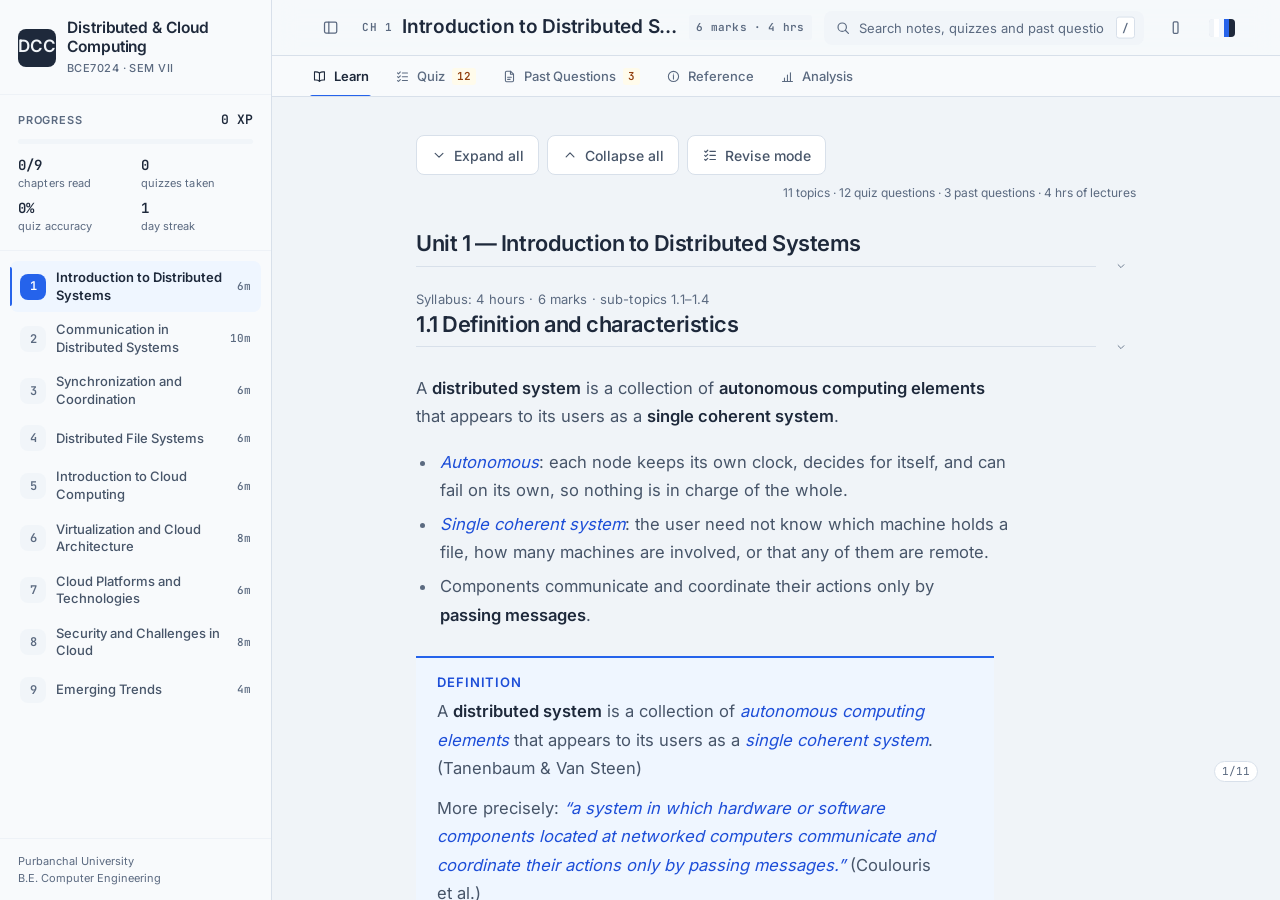
<file: index.html>
<!DOCTYPE html>
<html lang="en" data-theme="light">
<head>
<meta charset="UTF-8">
<meta name="viewport" content="width=device-width, initial-scale=1.0">
<title>Distributed &amp; Cloud Computing — Study Portal | BCE7024</title>
<meta name="description" content="Study portal for Distributed &amp; Cloud Computing BCE7024 — Purbanchal University. Chapter notes built from the class lecture notes and the syllabus, quizzes, and past questions with model answers.">
<meta name="color-scheme" content="light dark">
<meta name="theme-color" id="themeColor" content="#f0f4f8">
<link rel="icon" href="data:image/svg+xml,%3Csvg xmlns='http://www.w3.org/2000/svg' viewBox='0 0 32 32'%3E%3Crect width='32' height='32' rx='7' fill='%231b1a17'/%3E%3Ctext x='16' y='22' font-family='Georgia,serif' font-size='13' font-weight='600' fill='%23fbfaf8' text-anchor='middle'%3EDCC%3C/text%3E%3C/svg%3E">
<style>
/* ==========================================================================
   THE APP FRAME. Markup structure and the chrome around the content only.

   Everything that styles *content* - prose, callouts, tables, figures, quiz
   rows, past-question cards, the analysis blocks, the exam - lives in
   assets/css/foundation.css, which is loaded after this block.

   That split used to be blurry: this <style> block also carried the quiz, the
   past-question list and the exam, so the same component was described in two
   files and foundation.css had to win on load order alone (see the note in
   README.md). If a rule here touches a piece of chapter content, it is in the
   wrong file.
   ========================================================================== */

*,*::before,*::after{margin:0;padding:0;box-sizing:border-box}
html{scroll-behavior:smooth;-webkit-text-size-adjust:100%}

body{
  font-family:var(--font-sans);
  font-size:var(--fs-body);
  line-height:var(--lh-body);
  background:var(--bg);
  color:var(--t2);
}
/* The paper grain. A single tiling SVG of low-opacity noise, fixed behind
   everything, so large warm surfaces are not perfectly flat vectors. Opacity
   is a token (--grain), set to 0 in print and turned right down in dark. */
body::before{
  content:"";position:fixed;inset:0;z-index:0;pointer-events:none;
  opacity:var(--grain);
  background-image:url("data:image/svg+xml,%3Csvg xmlns='http://www.w3.org/2000/svg' width='140' height='140'%3E%3Cfilter id='n'%3E%3CfeTurbulence type='fractalNoise' baseFrequency='.85' numOctaves='3' stitchTiles='stitch'/%3E%3C/filter%3E%3Crect width='140' height='140' filter='url(%23n)'/%3E%3C/svg%3E");
}

h1,h2,h3,h4,h5{line-height:var(--lh-tight);font-weight:600;color:var(--t1)}
a{color:var(--pri-l);text-decoration:none}
a:hover{text-decoration:underline;text-underline-offset:2px}
::selection{background:var(--pri);color:#fff}

/* Keyboard focus only, and never on a mouse click. */
:focus-visible{outline:none;box-shadow:var(--focus-ring);border-radius:var(--radius-sm)}

.sr-only{position:absolute;width:1px;height:1px;padding:0;margin:-1px;overflow:hidden;clip:rect(0 0 0 0);white-space:nowrap;border:0}
.skip-link{position:absolute;left:12px;top:-60px;z-index:400;background:var(--bg-card);color:var(--t1);border:1px solid var(--brd);border-radius:var(--radius-sm);padding:10px 16px;font-size:var(--fs-ui);font-weight:600;transition:top var(--dur-ui) var(--ease-out)}
.skip-link:focus{top:12px;text-decoration:none}

/* An icon is part of the sentence it sits in, so it takes the text colour and
   the text baseline. Sizing is in em: an icon in a 13px label is 13px tall. */
.i{width:1.15em;height:1.15em;flex:0 0 auto;display:inline-block;vertical-align:-0.18em;stroke:currentColor;fill:none;stroke-width:1.75;stroke-linecap:round;stroke-linejoin:round}

/* ---- frame ------------------------------------------------------------- */
.app{display:flex;height:100dvh;overflow:hidden;position:relative;z-index:1}

/* ---- sidebar ----------------------------------------------------------- */
.sidebar{
  width:var(--sidebar-w);flex:0 0 auto;
  background:var(--bg-side);border-right:1px solid var(--brd);
  display:flex;flex-direction:column;z-index:100;
  /* The rail collapses by animating its own width, not by translating itself out.
     A transform would be composited, but it would also slide the sidebar over the
     content instead of reflowing it - the reading column has to reclaim that
     space, and only a length change makes that happen. Fires once per toggle. */
  transition:width var(--dur-panel) var(--ease-in-out),transform var(--dur-panel) var(--ease-in-out);
}
.s-head{padding:18px 18px 16px;border-bottom:1px solid var(--brd-l)}
.brand{display:flex;align-items:center;gap:11px;text-decoration:none}
.brand:hover{text-decoration:none}
.monogram{
  width:38px;height:38px;flex:0 0 auto;border-radius:var(--radius-sm);
  background:var(--t1);color:var(--bg);
  display:flex;align-items:center;justify-content:center;
  font-family:var(--font-head);font-size:17px;font-weight:600;letter-spacing:-0.01em;
  padding-bottom:2px; /* optical: the text sits high in its line box */
}
.brand-t{min-width:0}
.brand-t strong{display:block;font-family:var(--font-head);font-size:15.5px;font-weight:600;color:var(--t1);letter-spacing:-0.005em;line-height:1.25}
.brand-t span{display:block;font-size:var(--fs-micro);color:var(--t3);letter-spacing:.04em;text-transform:uppercase;font-weight:500;margin-top:2px}

.s-progress{padding:14px 18px;border-bottom:1px solid var(--brd-l)}
.sp-top{display:flex;align-items:baseline;justify-content:space-between;gap:8px;margin-bottom:8px}
.sp-label{font-size:var(--fs-micro);font-weight:600;color:var(--t3);text-transform:uppercase;letter-spacing:var(--tracking-caps)}
.sp-val{font-family:var(--font-mono);font-size:var(--fs-sm);font-weight:600;color:var(--t1);font-variant-numeric:tabular-nums}
.sp-bar{height:5px;background:var(--bg-input);border-radius:3px;overflow:hidden}
.sp-bar i{display:block;height:100%;background:var(--pri);border-radius:3px;transition:width var(--dur-panel) var(--ease-out)} /* see .bar-fill for why meters move width, not scaleX */
/* A readout, not a scoreboard: five plain facts, no pills, no flame. */
.sp-stats{display:grid;grid-template-columns:repeat(2,minmax(0,1fr));gap:6px 10px;margin-top:12px}
.sp-stat{min-width:0}
.sp-stat b{display:block;font-family:var(--font-mono);font-size:14px;font-weight:600;color:var(--t1);font-variant-numeric:tabular-nums;line-height:1.3}
.sp-stat span{display:block;font-size:11px;color:var(--t3);letter-spacing:.01em;white-space:nowrap;overflow:hidden;text-overflow:ellipsis}

.ch-nav{flex:1;overflow-y:auto;padding:10px 10px 16px;scrollbar-width:thin;scrollbar-color:var(--brd) transparent}
.ch-nav::-webkit-scrollbar{width:6px}
.ch-nav::-webkit-scrollbar-thumb{background:var(--brd);border-radius:3px}
.nav-h{font-size:var(--fs-micro);font-weight:600;color:var(--t3);text-transform:uppercase;letter-spacing:var(--tracking-caps);padding:6px 8px 8px}
.nav-item{
  display:flex;align-items:center;gap:10px;padding:8px 10px;margin-bottom:1px;
  border-radius:var(--radius-sm);cursor:pointer;color:var(--t2);
  transition:background var(--dur-ui) var(--ease-out),color var(--dur-ui) var(--ease-out);
  position:relative;
}
.nav-item:hover{background:var(--bg-side-h);text-decoration:none}
.nav-item.active{background:var(--bg-side-a);color:var(--t1)}
/* The accent rule that marks where you are - a margin mark, not a glow. */
.nav-item.active::before{content:"";position:absolute;left:0;top:6px;bottom:6px;width:2px;background:var(--pri);border-radius:0 2px 2px 0}
.nav-num{
  width:26px;height:26px;flex:0 0 auto;border-radius:var(--radius-sm);
  display:flex;align-items:center;justify-content:center;
  font-family:var(--font-mono);font-size:12px;font-weight:600;
  background:var(--bg-input);color:var(--t3);
  transition:background var(--dur-ui) var(--ease-out),color var(--dur-ui) var(--ease-out);
}
.nav-item.active .nav-num{background:var(--pri);color:#fff}
.nav-item.done .nav-num{background:var(--sec-bg);color:var(--sec-l);box-shadow:inset 0 0 0 1px var(--sec-bd)}
.nav-label{flex:1;min-width:0;font-size:var(--fs-sm);font-weight:500;line-height:1.35;
  display:-webkit-box;-webkit-line-clamp:2;-webkit-box-orient:vertical;overflow:hidden}
.nav-item.active .nav-label{color:var(--t1);font-weight:600}
.nav-meta{display:flex;flex-direction:column;align-items:flex-end;gap:3px;flex:0 0 auto}
.nav-marks{font-family:var(--font-mono);font-size:11px;font-weight:500;color:var(--t3);font-variant-numeric:tabular-nums}
.nav-quiz{font-family:var(--font-mono);font-size:11px;font-weight:600;color:var(--sec-l);font-variant-numeric:tabular-nums}
.s-foot{padding:14px 18px;border-top:1px solid var(--brd-l)}
.s-foot p{font-size:var(--fs-micro);color:var(--t3);line-height:1.5}

/* ---- collapsed sidebar (desktop) --------------------------------------- */
.app.rail .sidebar{width:var(--sidebar-rail)}
.app.rail .brand-t,.app.rail .sp-top,.app.rail .sp-bar,.app.rail .sp-stats,
.app.rail .s-foot,.app.rail .nav-h{display:none}
.app.rail .s-head{padding:16px 0;display:flex;justify-content:center}
.app.rail .s-progress{padding:10px 0;display:flex;justify-content:center}
.app.rail .ch-nav{padding:8px 0}
.app.rail .nav-item{justify-content:center;padding:6px 0;margin-bottom:3px;gap:0}
.app.rail .nav-item.active::before{top:14px;bottom:14px}
.app.rail .nav-label,.app.rail .nav-meta{display:none}
.app.rail .ch-nav{padding:8px 8px 16px}

/* ---- main -------------------------------------------------------------- */
.main{flex:1;display:flex;flex-direction:column;overflow:hidden;min-width:0}
.topbar{
  height:var(--header-h);flex:0 0 auto;
  background:color-mix(in srgb, var(--bg-side) 78%, transparent);
  backdrop-filter:saturate(150%) blur(12px);
  border-bottom:1px solid var(--brd);
  display:flex;align-items:center;gap:12px;padding:0 var(--content-pad);
  position:relative;z-index:60;
}
.topbar-l{display:flex;align-items:center;gap:12px;flex:1;min-width:0}
/* How far through the chapter you are: a hairline on the header's own bottom
   edge, so it costs no row of the reading area and is always in view while you
   scroll. It is drawn on the header rather than in the text because the text is
   what you are reading. Written by app.js (syncReadProg). */
.read-prog{position:absolute;left:0;right:0;bottom:0;height:2px;overflow:hidden;pointer-events:none;opacity:0;transition:opacity var(--dur-ui) var(--ease-out)}
.read-prog.show{opacity:1}
.read-prog i{display:block;height:100%;width:0;background:var(--pri);transition:width 120ms linear}
/* Which syllabus topic of how many. It rides with the floating buttons, because
   that is where the eye already is when the question "how much is left?" comes up. */
.read-count{
  align-self:flex-end;padding:3px 7px;border-radius:999px;
  background:var(--bg-card);border:1px solid var(--brd);color:var(--t3);
  font-family:var(--font-mono);font-size:var(--fs-micro);line-height:1.2;
  font-variant-numeric:tabular-nums;
}
/* Every control in this bar is at least --tap tall/wide. The menu button and the
   theme toggle are the two things a phone user reaches for constantly, and at
   34px they were the smallest targets in the app. The icon itself is still
   sized by .i (1.15em), so the glyph does not grow with the box. */
.icon-btn{
  width:var(--tap);height:var(--tap);flex:0 0 auto;display:inline-flex;align-items:center;justify-content:center;
  background:transparent;border:1px solid transparent;border-radius:var(--radius-sm);
  color:var(--t3);font-size:15px;cursor:pointer;font-family:inherit;
  transition:background var(--dur-ui) var(--ease-out),color var(--dur-ui) var(--ease-out),transform var(--dur-press) var(--ease-out);
}
.icon-btn:hover{background:var(--bg-side-h);color:var(--t1)}
.icon-btn:active{transform:scale(.94)}
.crumb{display:flex;align-items:center;gap:9px;min-width:0}
.crumb-n{font-family:var(--font-mono);font-size:var(--fs-micro);font-weight:600;color:var(--t3);letter-spacing:.06em;text-transform:uppercase;white-space:nowrap}
.ch-ti{font-family:var(--font-head);font-size:19px;font-weight:600;color:var(--t1);letter-spacing:-0.012em;white-space:nowrap;overflow:hidden;text-overflow:ellipsis}
.ch-badge{
  flex:0 0 auto;font-family:var(--font-mono);font-size:11px;font-weight:600;
  color:var(--t3);background:var(--bg-input);border-radius:3px;padding:3px 7px;
  letter-spacing:.02em;white-space:nowrap;font-variant-numeric:tabular-nums;
}

/* search */
.search-wrap{position:relative;flex:0 1 320px;min-width:150px}
.search-ico{position:absolute;left:11px;top:50%;transform:translateY(-50%);color:var(--t3);font-size:14px;pointer-events:none;display:flex}
.search-in{
  width:100%;padding:8px 34px 8px 34px;font-family:inherit;font-size:var(--fs-sm);
  color:var(--t1);background:var(--bg-input);border:1px solid transparent;
  border-radius:var(--radius-sm);outline:none;
  transition:background var(--dur-ui) var(--ease-out),border-color var(--dur-ui) var(--ease-out),box-shadow var(--dur-ui) var(--ease-out);
}
.search-in::placeholder{color:var(--t3)}
.search-in:focus{background:var(--bg-card);border-color:var(--pri-bd);box-shadow:0 0 0 3px var(--pri-bg)}
.search-in::-webkit-search-cancel-button{-webkit-appearance:none}
.search-kbd{
  position:absolute;right:9px;top:50%;transform:translateY(-50%);pointer-events:none;
  font-family:var(--font-mono);font-size:11px;font-weight:600;color:var(--t3);
  border:1px solid var(--brd);border-radius:3px;padding:1px 5px;background:var(--bg-card);
}
.search-in:focus ~ .search-kbd{opacity:0}
.search-res{
  position:absolute;top:calc(100% + 6px);left:0;right:0;z-index:300;display:none;
  background:var(--bg-card);border:1px solid var(--brd);border-radius:var(--radius);
  box-shadow:var(--sh-md);max-height:min(64vh,520px);overflow:auto;
  transform-origin:top center;
}
.search-res.show{display:block;animation:popIn var(--dur-ui) var(--ease-out)}
@keyframes popIn{from{opacity:0;transform:scale(.985) translateY(-4px)}to{opacity:1;transform:none}}
.sr-item{padding:10px 14px;cursor:pointer;font-size:var(--fs-sm);line-height:1.5;border-bottom:1px solid var(--brd-l)}
.sr-item:last-child{border-bottom:none}
.sr-item:hover,.sr-item.sel{background:var(--bg-side-h)}
.sr-tag{font-size:11px;font-weight:600;text-transform:uppercase;letter-spacing:var(--tracking-caps);color:var(--t3);margin-right:8px}
.sr-meta{font-size:var(--fs-micro);color:var(--t3);margin-top:3px}
.sr-empty{padding:16px;font-size:var(--fs-sm);color:var(--t3)}
.mark-flash{animation:flash 2s var(--ease-out)}
@keyframes flash{0%,45%{box-shadow:0 0 0 3px var(--acc-bd)}100%{box-shadow:none}}

/* ---- tabs -------------------------------------------------------------- */
.tabs{
  display:flex;gap:2px;flex:0 0 auto;overflow-x:auto;scrollbar-width:none;
  padding:0 calc(var(--content-pad) - 10px);
  background:var(--bg-side);border-bottom:1px solid var(--brd);
}
.tabs::-webkit-scrollbar{display:none}
.tab-btn{
  flex:0 0 auto;display:inline-flex;align-items:center;gap:7px;
  min-height:var(--tap);
  padding:11px 12px;border:none;background:transparent;font-family:inherit;
  font-size:var(--fs-sm);font-weight:500;color:var(--t3);cursor:pointer;
  position:relative;white-space:nowrap;
  transition:color var(--dur-ui) var(--ease-out);
}
.tab-btn:hover{color:var(--t1)}
.tab-btn.active{color:var(--t1);font-weight:600}
/* `display:inline-flex` above beats the user agent's `[hidden]{display:none}`, so a
   tab a chapter has no content for has to be hidden explicitly. */
.tab-btn[hidden]{display:none}
/* The underline is a scaled pseudo-element rather than a width animation, so
   switching tabs does not relayout the strip. */
.tab-btn::after{
  content:"";position:absolute;left:10px;right:10px;bottom:-1px;height:2px;
  background:var(--pri);border-radius:2px 2px 0 0;
  transform:scaleX(0);transform-origin:center;
  transition:transform var(--dur-ui) var(--ease-out);
}
.tab-btn.active::after{transform:scaleX(1)}
.tab-badge{
  font-family:var(--font-mono);font-size:11px;font-weight:600;line-height:1;
  padding:3px 5px;border-radius:3px;font-variant-numeric:tabular-nums;
  color:var(--t3);background:var(--bg-input);
}
.tab-badge.accent{color:var(--acc-l);background:var(--acc-bg)}
.tab-badge.done{color:var(--sec-l);background:var(--sec-bg)}

/* ---- content ----------------------------------------------------------- */
.content-area{flex:1;overflow-y:auto;padding:var(--content-pad);background:var(--bg);scrollbar-width:thin;scrollbar-color:var(--brd) transparent}
.content-area::-webkit-scrollbar{width:10px;height:10px}
.content-area::-webkit-scrollbar-thumb{background:var(--brd);border-radius:5px;border:3px solid var(--bg)}
.content-area::-webkit-scrollbar-thumb:hover{background:var(--t3)}
.tab-panel{display:none}
.tab-panel.active{display:block;animation:fadeUp var(--dur-panel) var(--ease-out)}
@keyframes fadeUp{from{opacity:0;transform:translateY(5px)}to{opacity:1;transform:none}}

/* ---- floating nav ------------------------------------------------------ */
.fab-wrap{position:fixed;right:22px;bottom:22px;display:flex;flex-direction:column;gap:8px;z-index:80}
.fab{
  width:var(--tap);height:var(--tap);border-radius:50%;cursor:pointer;
  background:var(--bg-card);border:1px solid var(--brd);color:var(--t2);
  display:flex;align-items:center;justify-content:center;font-size:15px;
  box-shadow:var(--sh);font-family:inherit;
  opacity:0;transform:translateY(6px) scale(.96);pointer-events:none;
  transition:opacity var(--dur-ui) var(--ease-out),transform var(--dur-ui) var(--ease-out),background var(--dur-ui) var(--ease-out),color var(--dur-ui) var(--ease-out);
}
.fab.show{opacity:1;transform:none;pointer-events:auto}
.fab:hover{background:var(--bg-side-h);color:var(--t1)}
.fab:active{transform:scale(.94)}

/* ---- toast ------------------------------------------------------------- */
/* Transitions rather than keyframes: a toast can be re-triggered mid-flight
   ("+2 XP" twice in a row) and a transition retargets from where it is, where
   a keyframe would restart from the top. */
.toast{
  position:fixed;left:50%;bottom:24px;z-index:9998;
  display:flex;align-items:center;gap:9px;
  background:var(--t1);color:var(--bg);
  border-radius:var(--radius);padding:11px 18px;font-size:var(--fs-sm);font-weight:500;
  box-shadow:var(--sh-md);
  transform:translate(-50%,14px) scale(.97);opacity:0;
  transition:transform var(--dur-panel) var(--ease-out),opacity var(--dur-panel) var(--ease-out);
}
.toast.in{transform:translate(-50%,0) scale(1);opacity:1}
.toast.hide{opacity:0;transform:translate(-50%,8px) scale(.98)}

/* ---- overlay ----------------------------------------------------------- */
.overlay{display:none;position:fixed;inset:0;background:rgba(27,26,23,.34);z-index:99;backdrop-filter:blur(2px)}
.overlay.show{display:block;animation:fadeIn var(--dur-ui) var(--ease-out)}
@keyframes fadeIn{from{opacity:0}to{opacity:1}}

/* On a narrow window the sidebar is a drawer rather than a shrunken column:
   at 900px a 272px fixed column leaves too little room for the notes. */
@media(max-width:1024px){
  /* --header-h is NOT set here. This block loads before tokens.css, which also
     declares it in :root, so a media-scoped override written here loses to that
     plain declaration at every width - it was dead code, and the denser phone
     header it promised never happened. The override now lives in
     assets/css/foundation.css, the stylesheet that loads last. */
  .sidebar{position:fixed;left:0;top:0;height:100dvh;box-shadow:var(--sh-md);transform:translateX(-102%);width:min(var(--sidebar-w),86vw)}
  .sidebar.open{transform:none}
  .app.rail .sidebar{width:min(var(--sidebar-w),86vw)}
  /* These are the EXPANDED sidebar's own values, written out.

     `display:revert` looks like "undo the rail rule", and it was what stood here.
     It is not: revert rolls a property back to the USER-AGENT origin, not to the
     earlier author rules, so a div came back as `block`. `display:flex` on
     .sp-top and `display:grid` on .sp-stats were therefore lost, and a reader who
     had collapsed the sidebar on a wide window (the choice is remembered) got a
     drawer whose Progress row stacked its label above its value and whose four
     stats ran as one long list instead of two columns. */
  .app.rail .brand-t{display:block}
  .app.rail .sp-top{display:flex}
  .app.rail .sp-bar{display:block}
  .app.rail .sp-stats{display:grid}
  .app.rail .s-foot{display:block}
  .app.rail .nav-h{display:block}
  .app.rail .s-head{padding:18px 18px 16px;display:block}
  .app.rail .s-progress{padding:14px 18px;display:block}
  .app.rail .nav-item{justify-content:flex-start;padding:8px 10px;gap:10px}
  /* The rail's own inset is sized for a 26px number in a 6px-padded row; the
     drawer is back to 8px-padded rows, so the accent mark has to go back to the
     expanded inset or it renders as a stub half the height of its item. */
  .app.rail .nav-item.active::before{top:6px;bottom:6px}
  .app.rail .ch-nav{padding:10px 10px 16px}
  .app.rail .nav-label{display:-webkit-box}
  .app.rail .nav-meta{display:flex}
  .search-wrap{flex:0 1 200px}
  .ch-ti{font-size:17px}
}
@media(max-width:640px){
  .crumb-n,.ch-badge{display:none}
  .search-wrap{display:none}
  .fab-wrap{right:14px;bottom:14px}
}
/* Reduced motion. Note the transition duration is 0s, NOT the 0.01ms that is
   copied around the web.

   0.01ms does not mean "no transition" - it means "a transition that finishes
   almost at once". A transition still starts, so for the instant between the
   change and its first frame the property reports its PREVIOUS value. Combined
   with the `*` selector - whose initial transition-property is `all` - that puts
   a transition on every animatable property of every element at once. The
   visible result on a machine with reduced motion enabled is that the theme
   toggle does nothing: data-theme flips, getComputedStyle still reports the old
   colours, and it stays that way. (Reproduced on this build; the cause was
   isolated by bisecting the stylesheet.) A duration of 0s starts no transition
   at all, which is what this block is actually trying to say. */
@media(prefers-reduced-motion:reduce){
  *,*::before,*::after{animation-duration:.001ms!important;animation-iteration-count:1!important;transition-duration:0s!important;scroll-behavior:auto!important}
}
</style>
<!-- Design layer, loaded AFTER the frame styles above so it wins wherever the
     two disagree (equal specificity, later wins).
     Fonts are bundled locally (Inter + JetBrains Mono, latin / latin-ext /
     greek subsets) so the portal works offline from file://. Newsreader is
     still declared in fonts.css but no rule asks for it, so it never loads. -->
<!-- The design layer is shared with the Simulation portal and lives at the
     project root, one level up. Loading it from there rather than keeping a
     second copy is the whole point: the accessibility, responsive and print
     work done on these sheets applies to both courses at once. -->
<link rel="stylesheet" href="site.css">


<script>
/* The reading mode AND the layout width are decided HERE, before the first
   style resolution, and not in app.js.

   Two reasons, and the second one is a bug fix rather than a preference:

   1. No flash. app.js loads last - after eight chapter files and five modules -
      so a reader whose stored choice is the dark theme used to get a full paint
      of the light theme first and then watch it flip. The width is the same
      class of bug and worse: a column that starts 720px wide and jumps to
      1180px has reflowed the whole chapter by the time you have read a line.

   2. The flip is not just ugly, it is unreliable. Changing data-theme on <html>
      *after* a stylesheet has already been resolved for an element does not
      reliably invalidate declarations that consume a custom property directly.
      The symptom is precise and was reproduced here: with data-theme flipped
      from light to dark after load, a fresh element styled from var(--bg) came
      out dark, an inherited value (a bare <p>) came out dark, and a
      stylesheet declaration of `color: var(--t1)` kept the light value while
      getComputedStyle reported the element's own --t1 as the dark one. Setting
      the attribute before the first resolution sidesteps the whole class.

   The mode is VALIDATED here, and that is not paranoia: a data-theme with no
   matching block in tokens.css leaves every token in it UNDEFINED - not
   inherited from the base theme, undefined - so one stale or mistyped stored
   value is a page with no background, no border and no colour at all. This map
   also carries the browser-chrome colour per mode, which is --bg.

   app.js owns setTheme()/setWidth() from here on; they read the same values
   back, so the boot-time call is a no-op rather than a second flip. This list
   must match THEMES in app.js and the blocks in assets/css/tokens.css;
   tools/check_themes.py fails when the three drift apart. */
(function(){
  try{
    var MODES={light:'#f0f4f8',dark:'#0f172a',romantic:'#fcf2f5',peacock:'#f4f9ee',
               sunsetpeach:'#fdf6ea',purpleblend:'#1a0a25',sunsetwine:'#230a11',
               eveningmix:'#0e0d15',custom:'#f6f5f2'};
    /* A SHARED LINK (?t=&w=&c=) IS APPLIED HERE rather than in app.js, for the
       reason this whole script exists: the mode has to be on <html> before the
       first style resolution, and site.js is deferred. Storing the values as
       well is what makes the link a one-off courier - the next visit on this
       device needs no link, and the two devices then agree without staying
       connected. The parameter names are PARAMS in custom-theme.js; that module
       is not loadable yet, so this is the small inline copy that
       tools/test_custom_theme.js keeps in step. */
    (function(){
      var q=location.search.replace(/^\?/,'');
      if(!q)return;
      var P={};
      q.split('&').forEach(function(pair){
        var i=pair.indexOf('=');
        if(i<0)return;
        try{ P[decodeURIComponent(pair.slice(0,i))]=decodeURIComponent(pair.slice(i+1)); }catch(e){}
      });
      var hex=/^#?([0-9a-f]{6})$/i,c=String(P.c||'').split(','),
          ca=hex.exec(c[0]||''),cs=hex.exec(c[1]||'');
      var ok=P.t&&MODES[P.t]?P.t:'';
      if(ca&&cs){
        localStorage.setItem('dcc-accent','#'+ca[1].toLowerCase());
        localStorage.setItem('dcc-surface','#'+cs[1].toLowerCase());
        /* Two colours and no mode can only mean Custom - the alternative is a
           palette sitting in storage that nothing was asked to display. */
        if(!ok)ok='custom';
      }
      if(ok)localStorage.setItem('dcc-theme',ok);
      if(P.w==='full'||P.w==='comfort')localStorage.setItem('dcc-width',P.w);
    })();

    var t=localStorage.getItem('dcc-theme');
    if(!MODES[t])t='light';
    document.documentElement.setAttribute('data-theme',t);
    document.documentElement.setAttribute('data-width',
      localStorage.getItem('dcc-width')==='full'?'full':'comfort');

    /* THE ONE MODE THIS SCRIPT CANNOT COMPUTE ITSELF.

       Every other mode's colours are a stylesheet block, so setting the
       attribute is the whole job. Custom's are derived by custom-theme.js, which
       is NOT available here: build_deploy folds every <script src> into one
       deferred site.js, and this runs during parse. Deriving it here would mean
       a second copy of the solver in the head of two pages.

       So the derived palette is CACHED when the reader picks it - a flat list of
       [property, value] pairs - and this paints that. The version and both
       colours are re-checked before it is trusted, because a stale cache on a
       changed derivation is worse than no cache at all; anything that does not
       match falls through to the [data-theme="custom"] block in tokens.css,
       which tools/test_custom_theme.js proves is a palette the derivation would
       itself produce. Bump CV with VERSION in custom-theme.js. */
    var chrome=MODES[t], CV=1;
    if(t==='custom'){
      var p=JSON.parse(localStorage.getItem('dcc-custom-palette')||'null');
      if(p&&p.v===CV&&p.pairs&&p.a===localStorage.getItem('dcc-accent')
         &&p.s===localStorage.getItem('dcc-surface')){
        for(var i=0;i<p.pairs.length;i++)
          document.documentElement.style.setProperty(p.pairs[i][0],p.pairs[i][1]);
        if(p.bg)chrome=p.bg;
      }
    }
    var m=document.getElementById('themeColor');
    if(m)m.setAttribute('content',chrome);
  }catch(e){}
})();
</script>
</head>
<body>
<a class="skip-link" href="#contentArea">Skip to the chapter content</a>
<div class="app">
  <aside class="sidebar" id="sidebar">
    <div class="s-head">
      <a class="brand" href="#/ch/1">
        <span class="monogram" aria-hidden="true">DCC</span>
        <span class="brand-t">
          <strong>Distributed &amp; Cloud Computing</strong>
          <span>BCE7024 · Sem VII</span>
        </span>
      </a>
    </div>

    <div class="s-progress">
      <div class="sp-top">
        <span class="sp-label">Progress</span>
        <span class="sp-val" id="xpVal">0 XP</span>
      </div>
      <div class="sp-bar" role="progressbar" aria-label="Chapter completion" aria-valuemin="0" aria-valuemax="9" aria-valuenow="0" id="xpBar"><i id="xpFill" style="width:0%"></i></div>
      <dl class="sp-stats">
        <div class="sp-stat"><dt><b id="statChap">0/9</b><span>chapters read</span></dt></div>
        <div class="sp-stat"><dt><b id="statQuiz">0</b><span>quizzes taken</span></dt></div>
        <div class="sp-stat"><dt><b id="statPct">0%</b><span>quiz accuracy</span></dt></div>
        <div class="sp-stat"><dt><b id="streakBadge">0</b><span>day streak</span></dt></div>
      </dl>
    </div>

    <nav class="ch-nav" id="chNav" aria-label="Chapters"></nav>
    <div class="s-foot"><p>Purbanchal University<br>B.E. Computer Engineering</p></div>
  </aside>
  <div class="overlay" id="overlay"></div>

  <div class="main">
    <header class="topbar">
      <div class="topbar-l">
        <button class="icon-btn" id="menuBtn" aria-label="Collapse or expand the chapter menu" aria-expanded="true" title="Collapse / expand the chapter menu">
          <svg class="i" viewBox="0 0 24 24" aria-hidden="true"><rect x="3.5" y="4.5" width="17" height="15" rx="2"/><path d="M9.5 4.5v15"/></svg>
        </button>
        <div class="crumb">
          <span class="crumb-n" id="chNo">Ch 1</span>
          <span class="ch-ti" id="chTi">Introduction to Distributed Systems</span>
          <span class="ch-badge" id="chBd">6 marks</span>
        </div>
      </div>

      <div class="search-wrap">
        <span class="search-ico" aria-hidden="true"><svg class="i" viewBox="0 0 24 24"><circle cx="10.75" cy="10.75" r="6.25"/><path d="M15.4 15.4 20 20"/></svg></span>
        <input class="search-in" id="searchIn" type="search" placeholder="Search notes, quizzes and past questions" aria-label="Search notes, quizzes and past questions" role="combobox" aria-expanded="false" aria-controls="searchRes" aria-autocomplete="list" autocomplete="off">
        <kbd class="search-kbd" aria-hidden="true">/</kbd>
        <div class="search-res" id="searchRes" role="listbox" aria-label="Search results"></div>
        <div class="sr-only" id="searchLive" role="status" aria-live="polite"></div>
      </div>

      <!-- Two controls, one axis each: how much of the screen the text takes,
           and which room it is read in. Both glyphs are painted by app.js - the
           theme button shows a strip of the current mode's five colours, so the
           top bar already says which mode you are in. -->
      <div class="topbar-r">
        <button class="icon-btn" id="widthBtn" type="button"></button>
        <button class="icon-btn" id="themeBtn" type="button"></button>
      </div>

      <div class="read-prog" id="readProg" role="progressbar" aria-label="How far through this chapter you are" aria-valuemin="0" aria-valuemax="100" aria-valuenow="0"><i></i></div>
    </header>

    <div class="tabs" role="tablist" aria-label="Study views">
      <button class="tab-btn active" id="tab-learn" role="tab" data-tab="learn" aria-controls="panel-learn" aria-selected="true">
        <svg class="i" viewBox="0 0 24 24" aria-hidden="true"><path d="M12 6.6S9.7 4.6 6.2 4.6H4v13.1h2.2c3.5 0 5.8 2 5.8 2s2.3-2 5.8-2H20V4.6h-2.2C14.3 4.6 12 6.6 12 6.6Z"/><path d="M12 6.6v13.1"/></svg>
        Learn<span class="tab-badge done" data-badge="learn" hidden></span>
      </button>
      <button class="tab-btn" id="tab-quiz" role="tab" data-tab="quiz" aria-controls="panel-quiz" aria-selected="false">
        <svg class="i" viewBox="0 0 24 24" aria-hidden="true"><path d="M4 6.2 5.6 7.8 8.6 4.8"/><path d="M4 12.4 5.6 14 8.6 11"/><path d="M4 18.6 5.6 20 8.6 17"/><path d="M11.8 6.4H20"/><path d="M11.8 12.4H20"/><path d="M11.8 18.6H20"/></svg>
        Quiz<span class="tab-badge accent" data-badge="quiz" hidden></span>
      </button>
      <button class="tab-btn" id="tab-past" role="tab" data-tab="past" aria-controls="panel-past" aria-selected="false">
        <svg class="i" viewBox="0 0 24 24" aria-hidden="true"><path d="M13.6 3.5H7.5a2 2 0 0 0-2 2v13a2 2 0 0 0 2 2h9a2 2 0 0 0 2-2V8.4Z"/><path d="M13.6 3.5v4.9h4.9"/><path d="M9 13.2h6"/><path d="M9 16.6h4"/></svg>
        Past Questions<span class="tab-badge accent" data-badge="past" hidden></span>
      </button>
      <button class="tab-btn" id="tab-reference" role="tab" data-tab="reference" aria-controls="panel-reference" aria-selected="false">
        <svg class="i" viewBox="0 0 24 24" aria-hidden="true"><circle cx="12" cy="12" r="8.2"/><path d="M12 10.6v5.6"/><path d="M12 8.1v.1"/></svg>
        Reference<span class="tab-badge" data-badge="reference" hidden></span>
      </button>
      <button class="tab-btn" id="tab-analysis" role="tab" data-tab="analysis" aria-controls="panel-analysis" aria-selected="false">
        <svg class="i" viewBox="0 0 24 24" aria-hidden="true"><path d="M4 20h16"/><path d="M7.2 20v-5.4"/><path d="M12 20V9.6"/><path d="M16.8 20V6"/></svg>
        Analysis
      </button>
    </div>

    <main class="content-area" id="contentArea" tabindex="-1" aria-label="Chapter content">
      <div class="tab-panel active" id="panel-learn" role="tabpanel" aria-labelledby="tab-learn"><p style="color:var(--t3)">Loading…</p></div>
      <div class="tab-panel" id="panel-quiz" role="tabpanel" aria-labelledby="tab-quiz"></div>
      <div class="tab-panel" id="panel-past" role="tabpanel" aria-labelledby="tab-past"></div>
      <div class="tab-panel" id="panel-reference" role="tabpanel" aria-labelledby="tab-reference"></div>
      <div class="tab-panel" id="panel-analysis" role="tabpanel" aria-labelledby="tab-analysis"></div>
    </main>

    <div class="fab-wrap">
      <div class="read-count" id="readCount" hidden></div>
      <button class="fab" id="fabNext" title="Next chapter" aria-label="Go to the next chapter"><svg class="i" viewBox="0 0 24 24" aria-hidden="true"><path d="M5 12h14"/><path d="M13 6l6 6-6 6"/></svg></button>
      <button class="fab" id="fabTop" title="Back to top" aria-label="Back to top"><svg class="i" viewBox="0 0 24 24" aria-hidden="true"><path d="M12 19V5"/><path d="M6 11l6-6 6 6"/></svg></button>
    </div>
  </div>

  <!-- One click from any cited number to the handwriting it came from. The page
       images are web-sized copies built by tools/build_note_pages.py; a dialog
       is used rather than a new tab so the reader keeps their place. -->
  <dialog class="page-viewer" id="pageViewer" aria-label="Note page from the class notes">
    <div class="pv-bar">
      <span class="pv-title" id="pvTitle">Note page</span>
      <a class="pv-open" id="pvOpen" href="#" target="_blank" rel="noopener">Open in a new tab</a>
      <button class="pv-close" id="pvClose" type="button" aria-label="Close the page">&#10005;</button>
    </div>
    <!-- `hidden` until openPage() has a source to put in it: an <img> with no
         src is a broken-image box waiting for the one moment the dialog is
         briefly visible before its content is assigned. -->
    <div class="pv-body"><img id="pvImg" alt="" decoding="async" hidden></div>
  </dialog>

  <!-- The whole picture, for exhibits that do not fit in the column. A figure is
       drawn at its designed width (640-950px) and a phone column is about 278,
       so a phone reader sees 39-55% of a diagram at a time and has to scroll
       sideways 2.6 screens to read one. Tapping such an exhibit clones it in
       here at that designed size, scaled to fit the screen, and the reader pans
       and pinches from a whole-picture starting point. Built by app.js. -->
  <dialog class="exhibit-viewer" id="exhibitViewer" aria-labelledby="xvTitle">
    <div class="xv-bar">
      <span class="xv-title" id="xvTitle">Exhibit</span>
      <div class="xv-zoom" role="group" aria-label="Zoom">
        <button class="xv-btn" id="xvOut" type="button" aria-label="Zoom out">&minus;</button>
        <span class="xv-pct" id="xvPct" aria-hidden="true">100%</span>
        <button class="xv-btn" id="xvIn" type="button" aria-label="Zoom in">+</button>
        <button class="xv-btn xv-fit" id="xvFit" type="button" aria-label="Fit the whole exhibit to the screen">Fit</button>
      </div>
      <button class="xv-close" id="xvClose" type="button" aria-label="Close the full screen view">&#10005;</button>
    </div>
    <!-- Empty until openExhibit() clones into it; the transform is the pan and
         zoom, applied to this layer rather than to the drawing. -->
    <div class="xv-stage" id="xvStage"><div class="xv-pan" id="xvPan"></div></div>
    <p class="xv-hint">Drag to pan &middot; pinch to zoom</p>
  </dialog>
</div>
<!-- course.js first: engine.js and app.js read window.COURSE as they load, so
     the course has to exist before them. -->
<script defer src="site.js"></script>











<!-- No modules/exam.js: this course has no mock exam yet, and a module that is
     not loaded is a module that cannot half-work. app.js feature-detects it. -->

<!-- The offline marker. tools/build_deploy.py swaps it for the service-worker
     registration; keep it on the source page and keep the page worker-free.
     A worker registered against the source tree would cache the directory that
     is being edited (17 separate scripts, none of them content-addressed) and
     then serve yesterday's chapter out of the browser cache. In the bundle
     there is one script, one sheet, and a cache name derived from their bytes,
     so a rebuild cannot be served stale. -->
<script>
/* Offline support. Generated into the bundle by tools/build_deploy.py, which
   replaces the marker comment in the entry page - the source page carries the
   marker and no worker, because there is nothing worth caching before the build:
   that page loads its content as 17 separate blocking scripts. (The marker's own
   text is deliberately not repeated here: this snippet is what replaces it, and
   a copy of it would make "does the bundle still contain the marker?" true
   forever.)

   Registered relative to the page, so the worker's SCOPE is the bundle
   directory and nothing outside it can be intercepted; on GitHub Pages, where
   the bundle lives at /<repo>/, a root-absolute /sw.js would not even exist.

   updateViaCache:'none' is not optional. Pages serves sw.js with its own 10
   minute cache, and the browser re-validates the worker script through the HTTP
   cache by default - so a rebuild could sit unseen for ten minutes on a device
   that has the old worker, which is exactly the device that needs the fix. */
if('serviceWorker' in navigator && (location.protocol==='https:'||location.hostname==='localhost'||location.hostname==='127.0.0.1')){
  window.addEventListener('load',function(){
    navigator.serviceWorker.register('sw.js',{updateViaCache:'none'}).catch(function(){});
  });
}
</script>
</body>
</html>
</file>
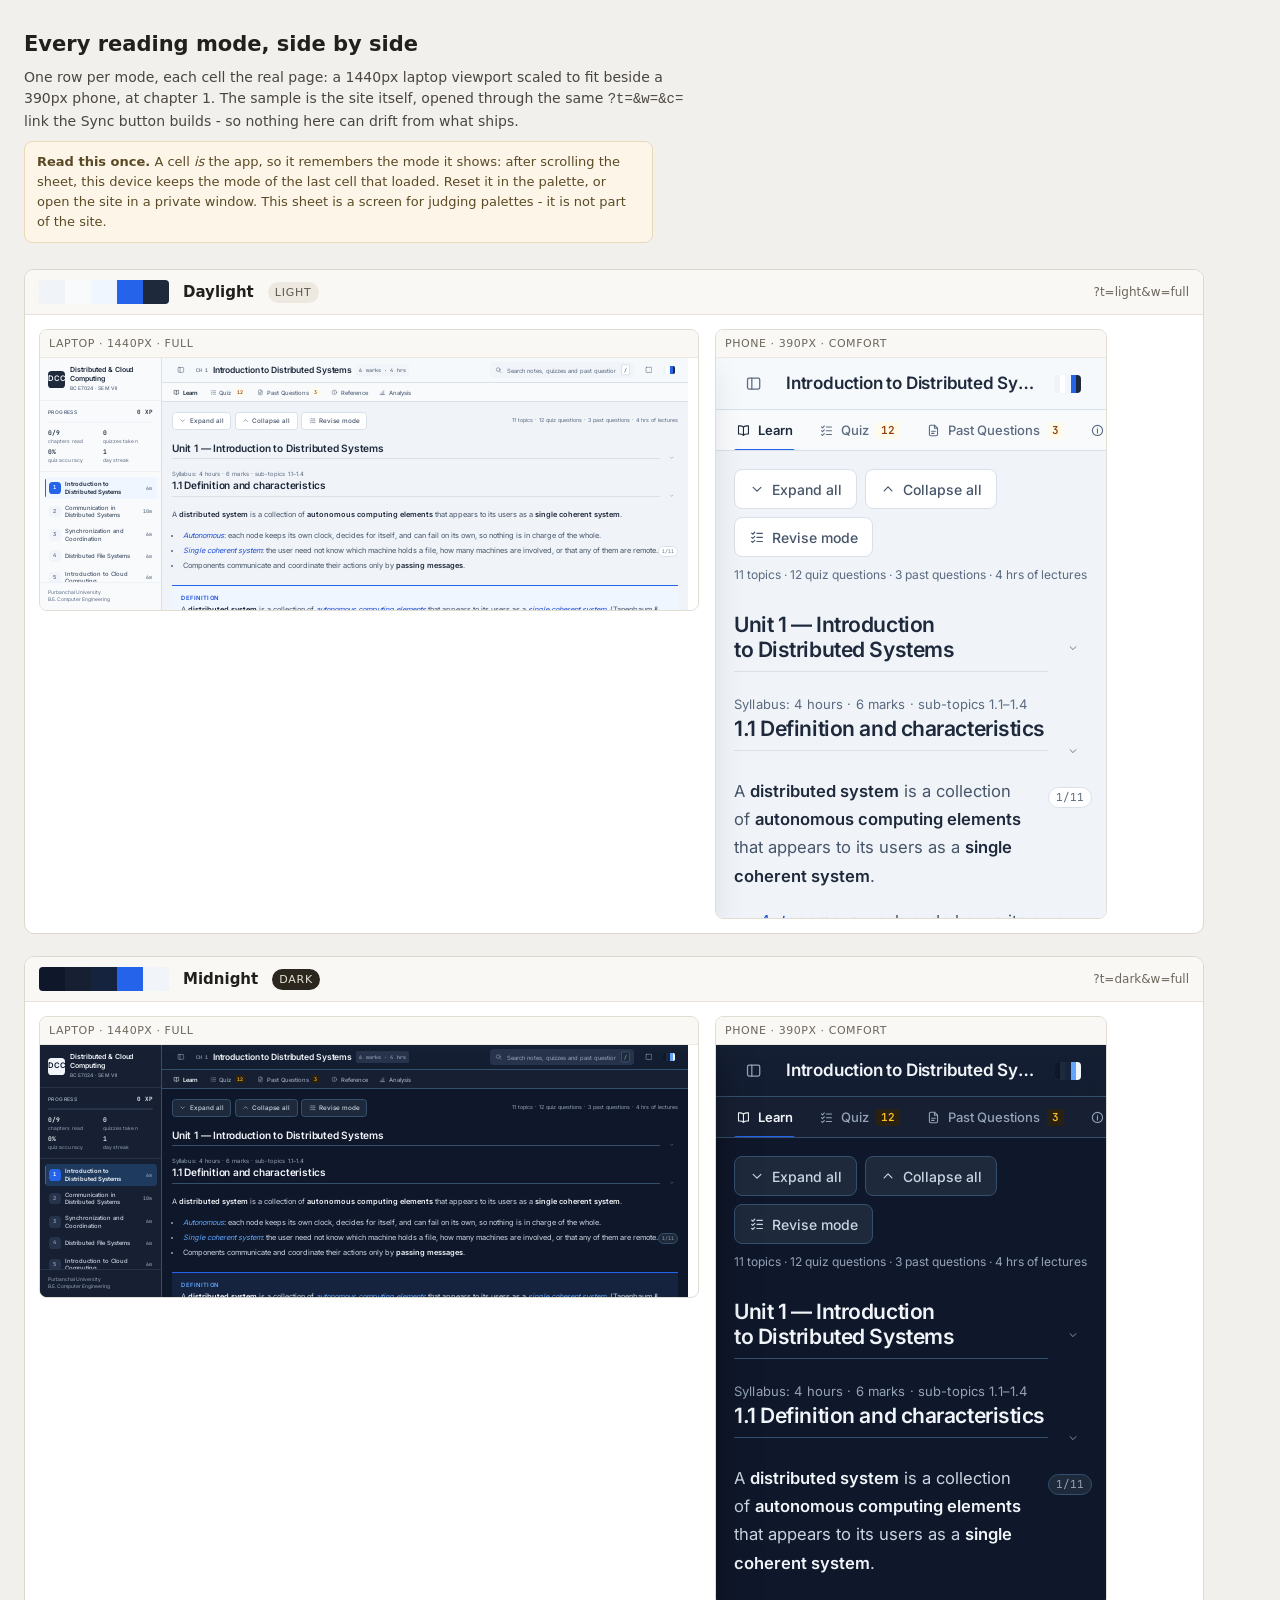
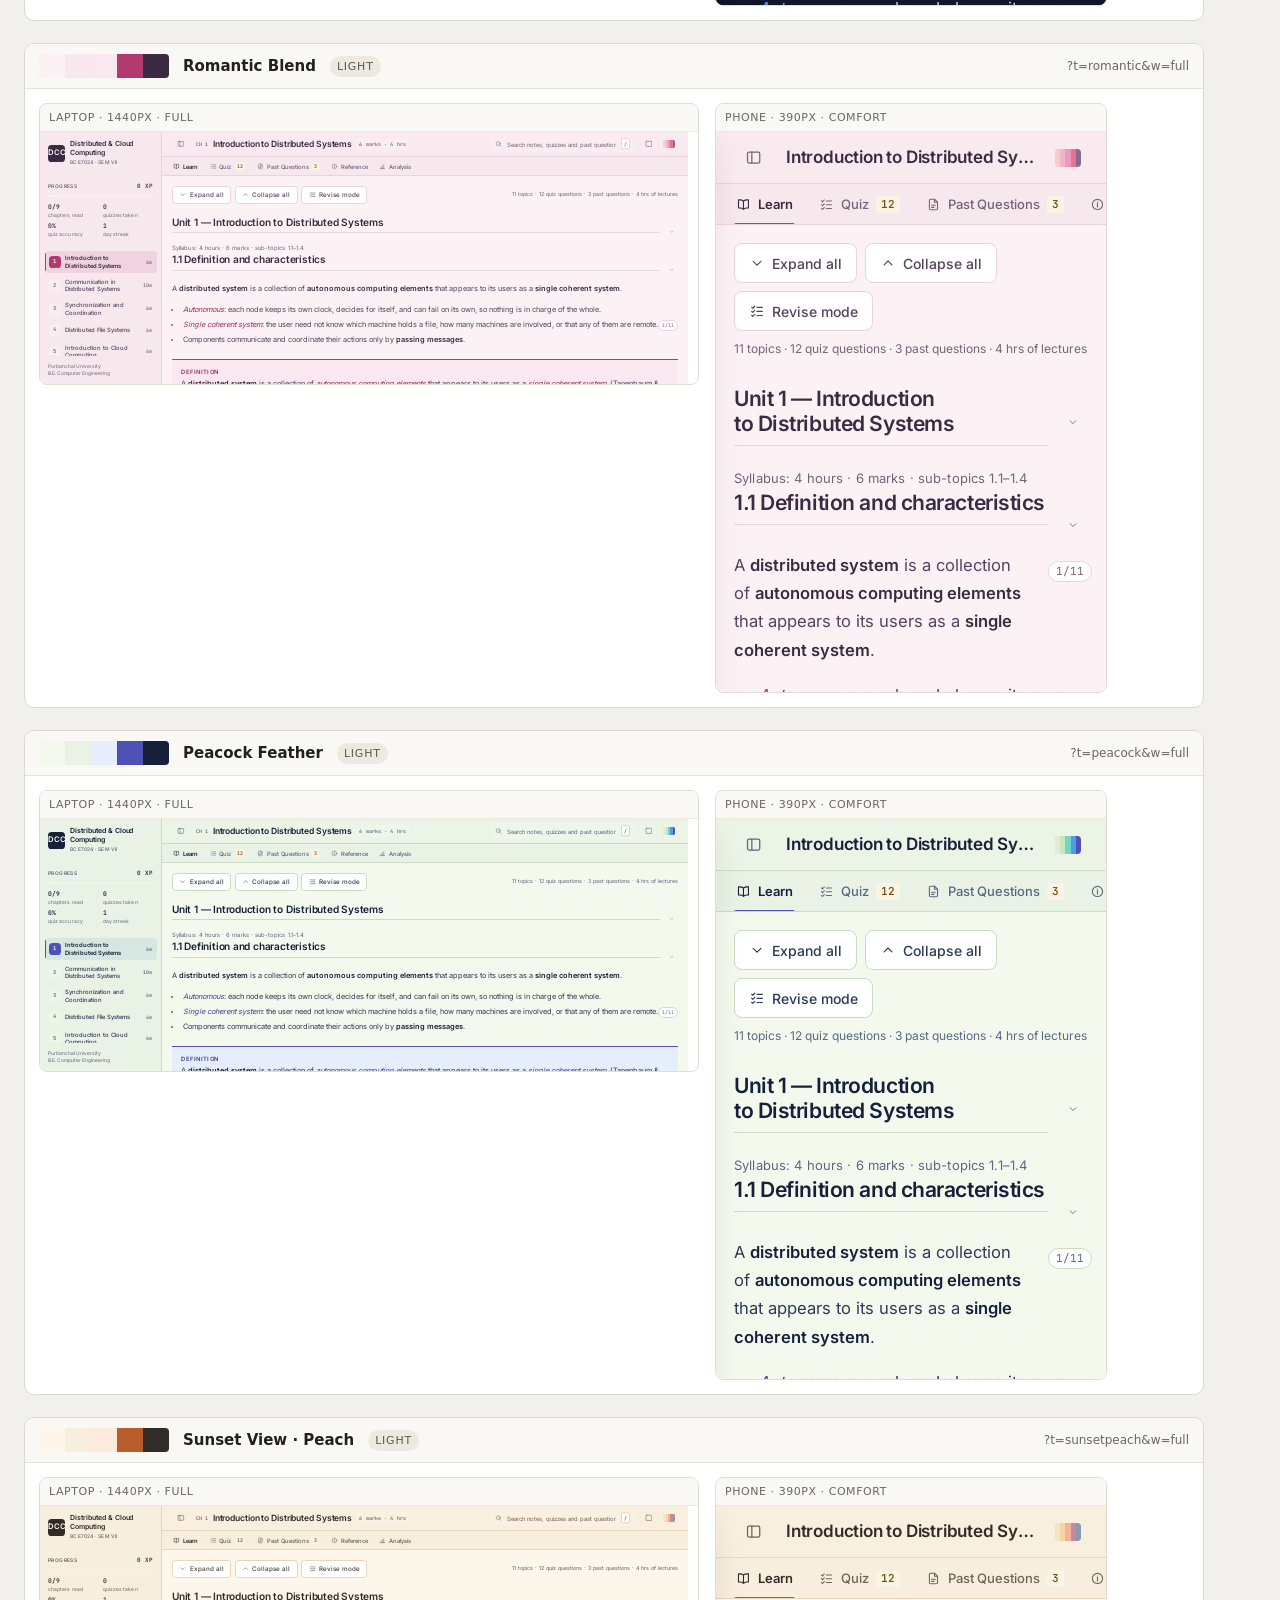
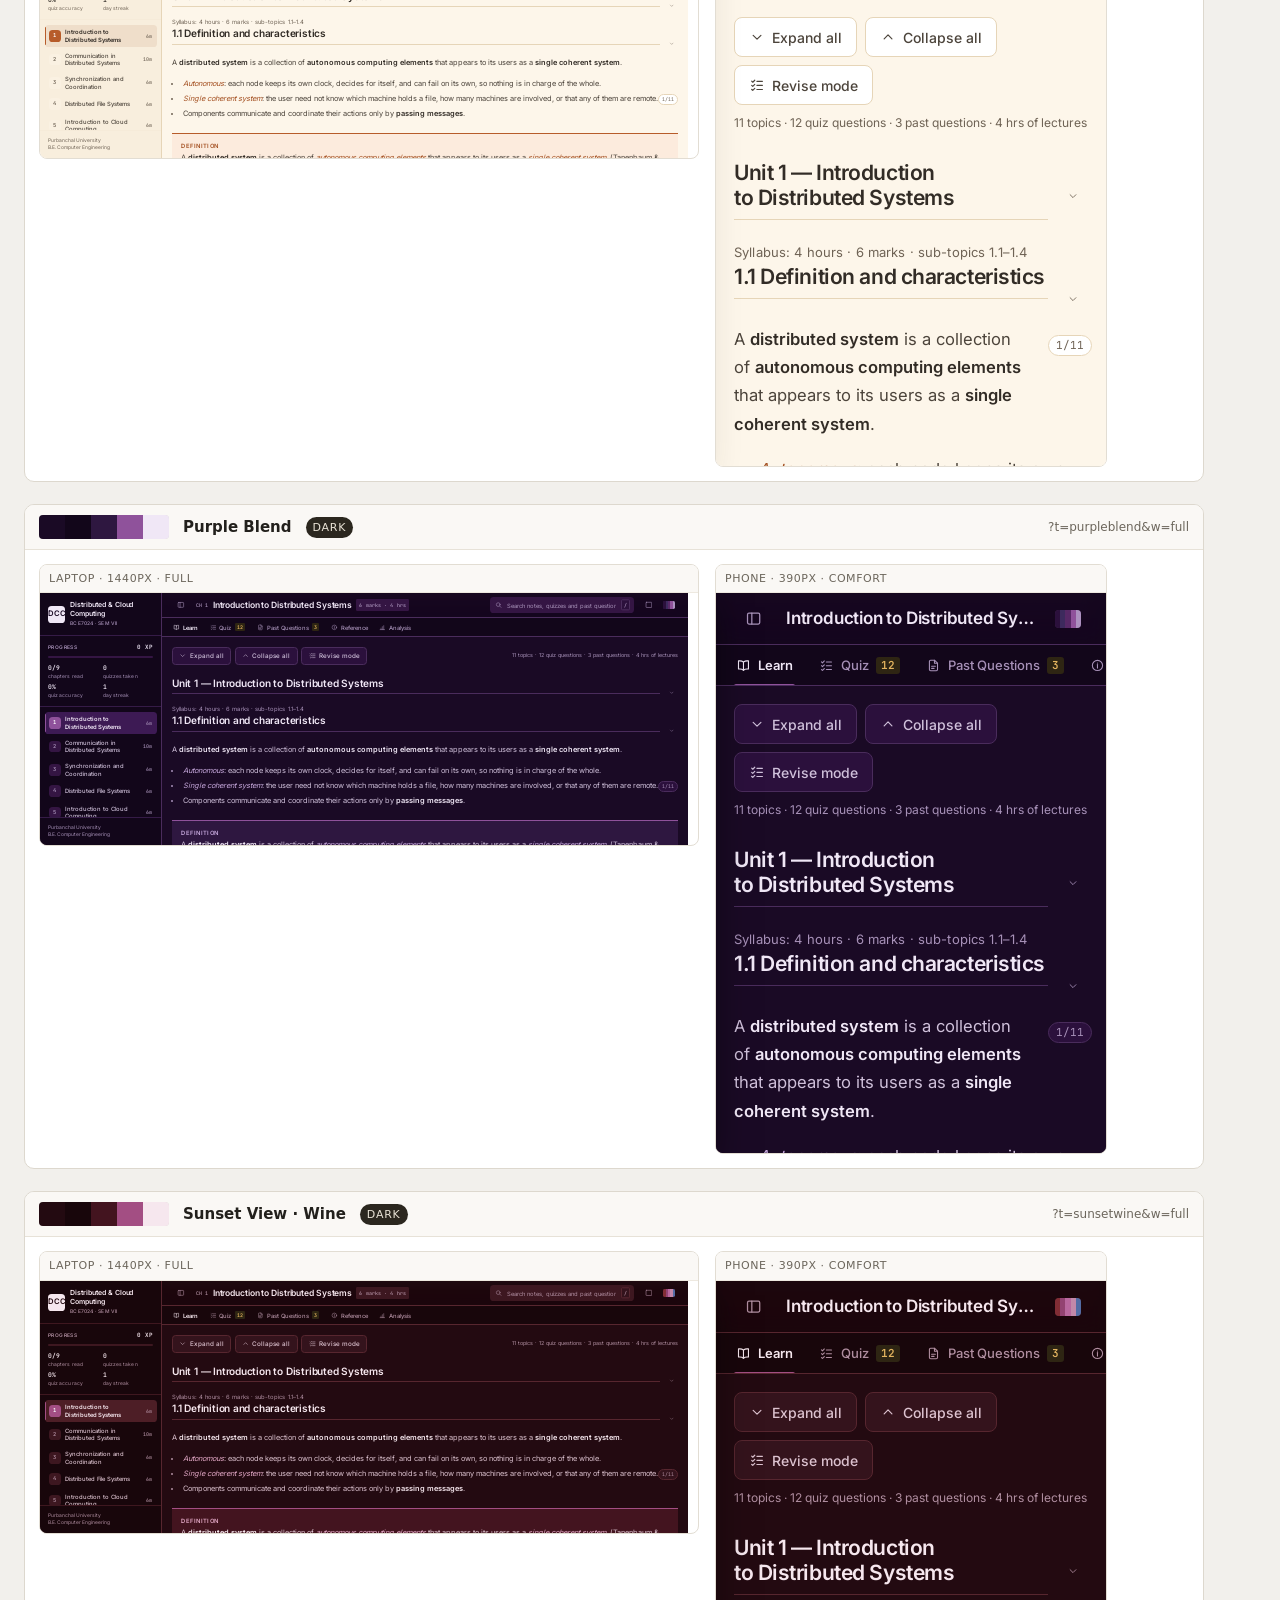
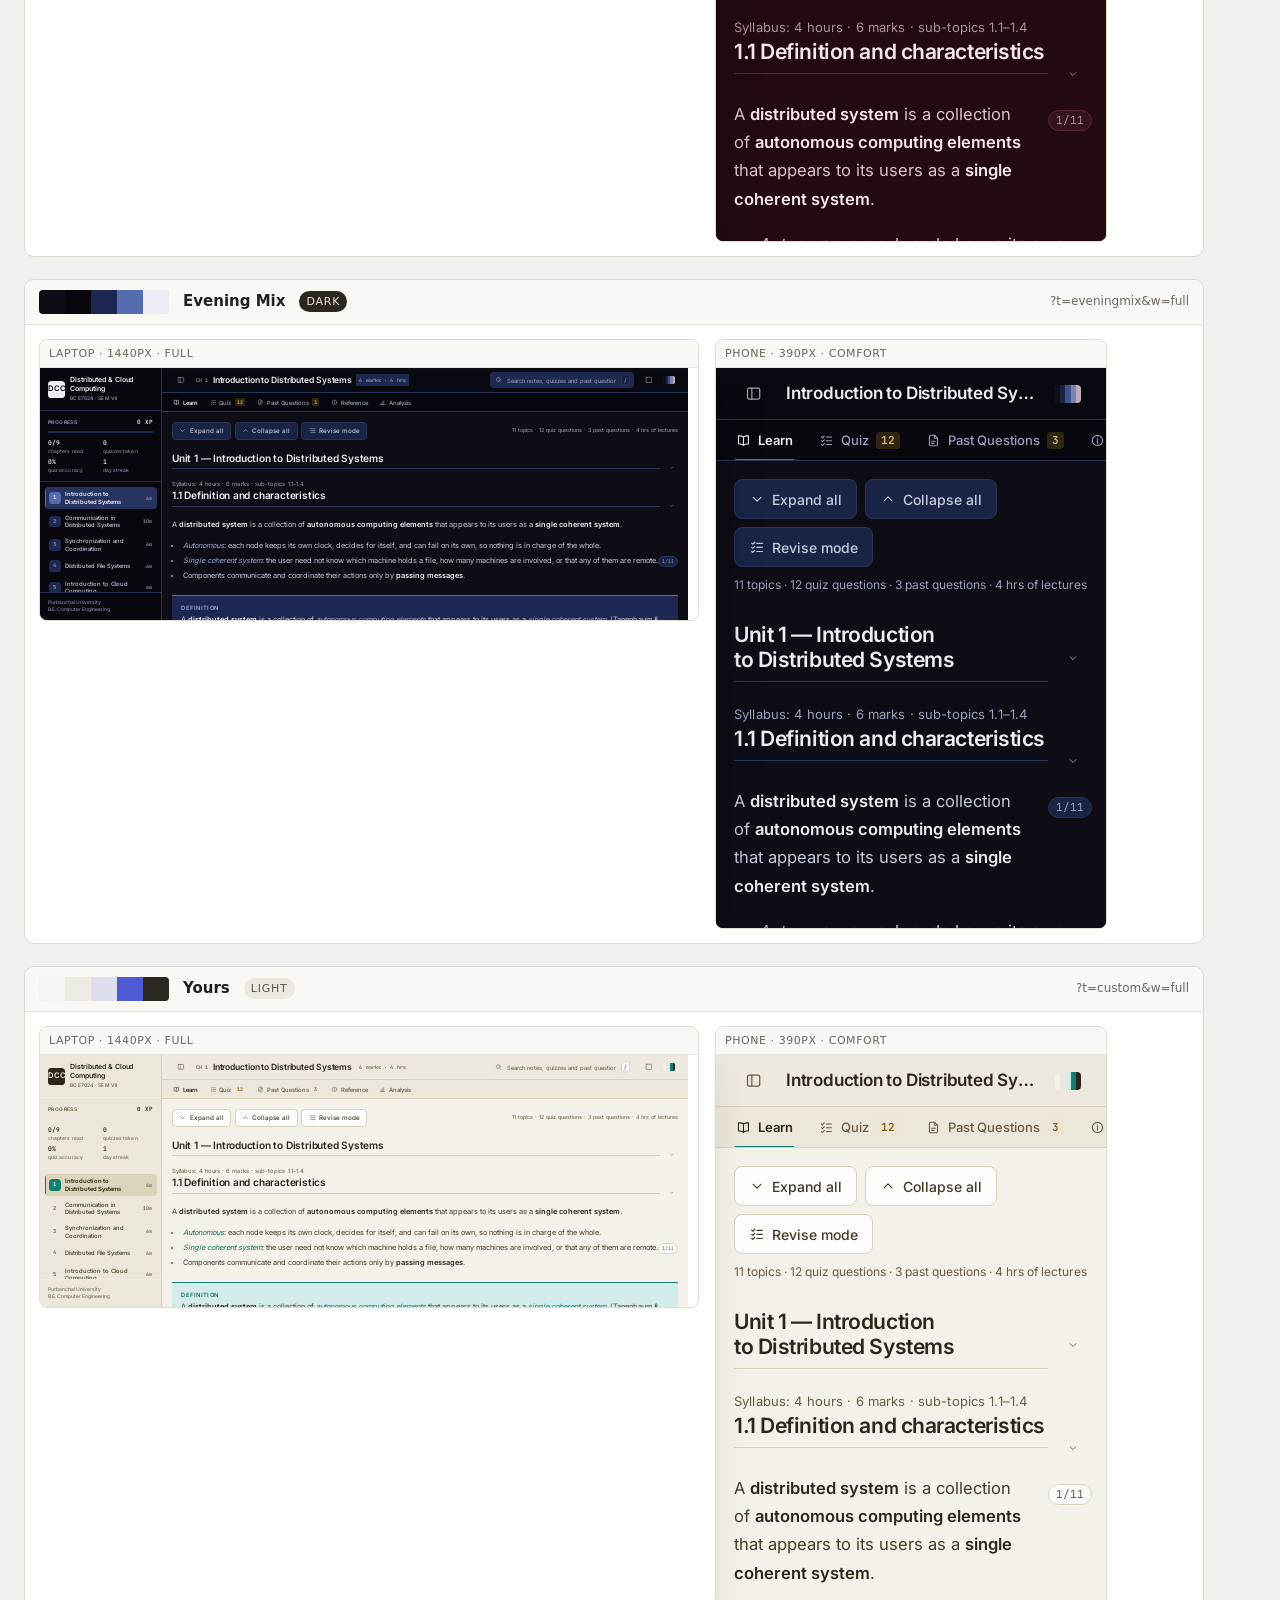
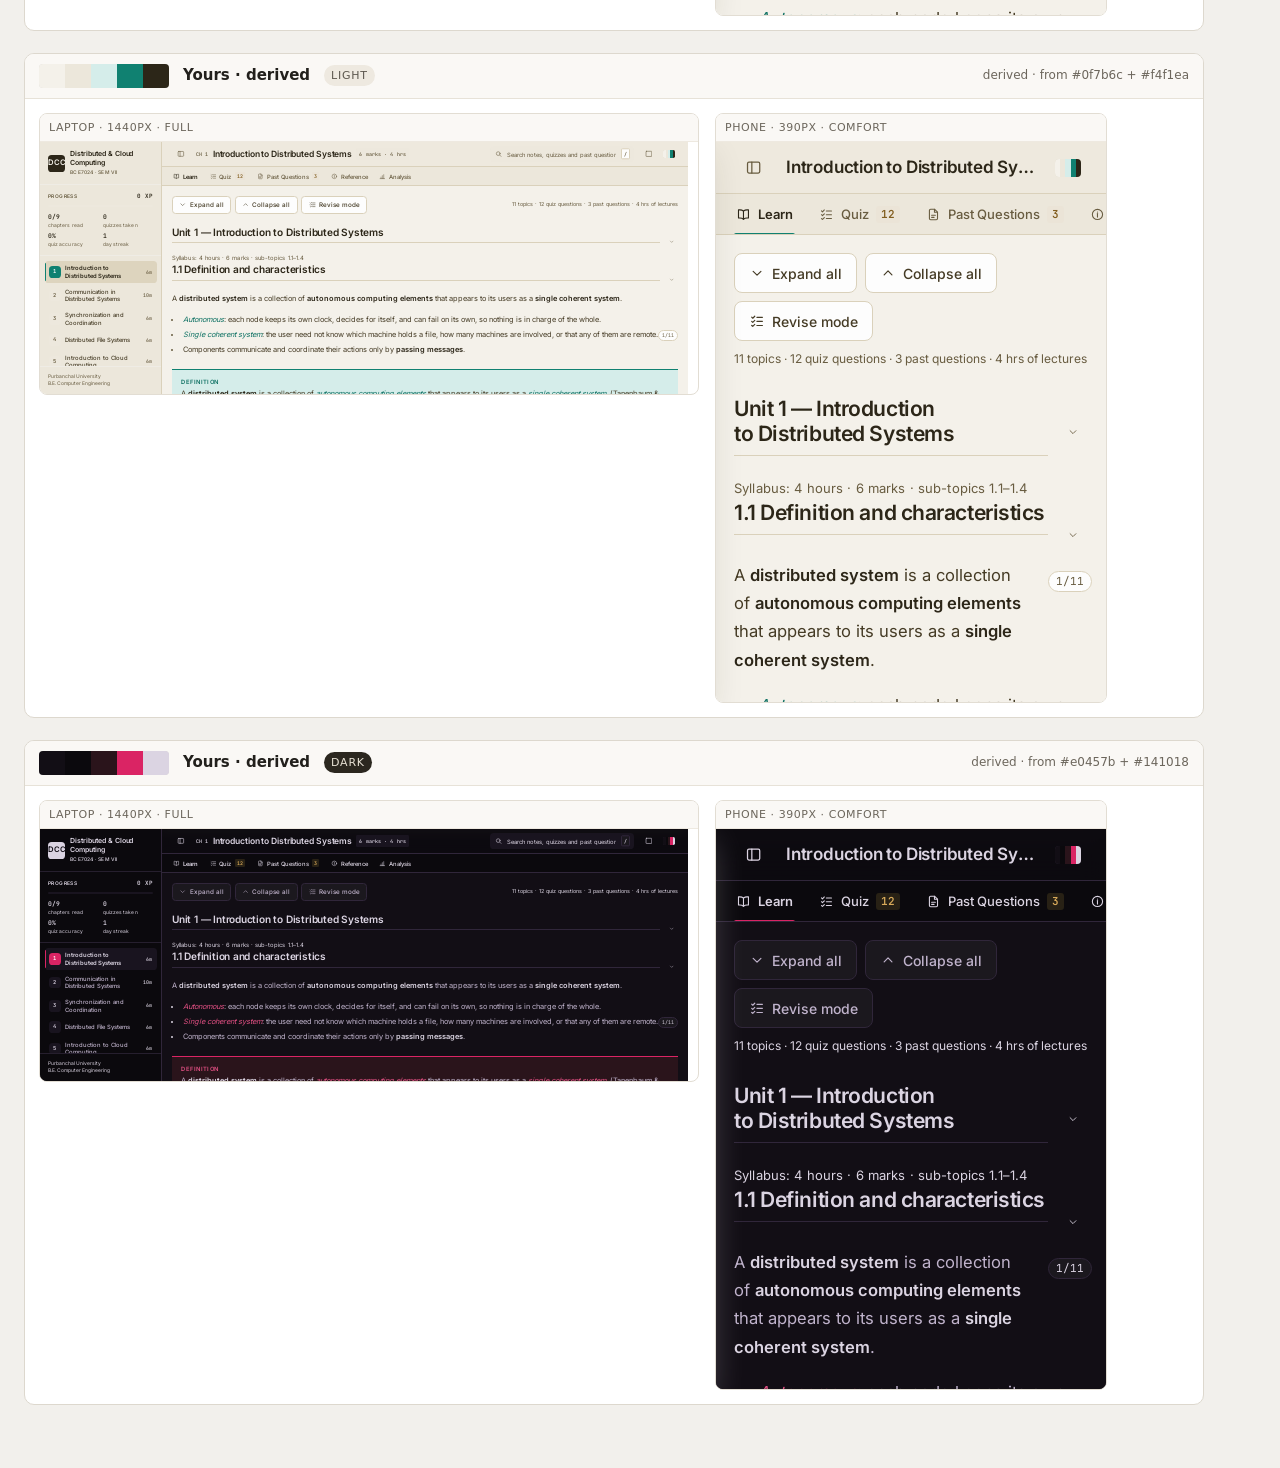
<file: theme-sheet.html>
<!DOCTYPE html>
<html lang="en"><head><meta charset="utf-8">
<title>Every reading mode, side by side</title>
<meta name="viewport" content="width=device-width,initial-scale=1">
<style>
:root { color-scheme: light; }
* { box-sizing: border-box; }
body { margin: 0; padding: 28px 24px 64px; background: #f2f0ec; color: #22201c;
       font: 14px/1.55 system-ui, -apple-system, "Segoe UI", Roboto, sans-serif; }
h1 { font-size: 21px; margin: 0 0 6px; }
.lede { max-width: 76ch; margin: 0 0 8px; color: #4a463f; }
.note { max-width: 76ch; margin: 0 0 26px; padding: 10px 12px; background: #fdf6e8;
        border: 1px solid #e8d9b8; border-radius: 8px; font-size: 13px; color: #5b4a26; }
.sheet { display: grid; gap: 22px; max-width: 1180px; }
.row { background: #fff; border: 1px solid #ddd8ce; border-radius: 10px; overflow: hidden; }
.row > header { display: flex; flex-wrap: wrap; align-items: center; gap: 10px 14px;
                padding: 10px 14px; background: #faf8f5; border-bottom: 1px solid #e7e2d8; }
.row h2 { font-size: 15px; margin: 0; }
.tag { font-size: 11px; text-transform: uppercase; letter-spacing: .07em; padding: 2px 7px;
       border-radius: 20px; background: #eee9e0; color: #5c574e; }
.tag.dark { background: #2b271f; color: #e8e2d5; }
.strip { display: flex; border-radius: 4px; overflow: hidden; box-shadow: inset 0 0 0 1px rgba(0,0,0,.14); }
.strip i { width: 26px; height: 24px; display: block; }
.hint { font-size: 12px; color: #6c665c; margin-left: auto; }
.cells { display: flex; gap: 16px; align-items: flex-start; padding: 14px; overflow-x: auto; }
.cell { flex: 0 0 auto; border: 1px solid #e2ddd3; border-radius: 8px; overflow: hidden; background: #fff; }
.cap { font-size: 11px; letter-spacing: .05em; text-transform: uppercase; color: #6c665c;
       padding: 5px 9px; background: #faf8f5; border-bottom: 1px solid #eee9e0; }
.cell iframe { border: 0; display: block; }
.laptop { width: 660px; }
.laptop iframe { width: 1440px; height: 560px; zoom: .45; }
.phone iframe { width: 390px; height: 560px; }
</style></head><body>
<h1>Every reading mode, side by side</h1>
<p class="lede">One row per mode, each cell the real page: a 1440px laptop viewport scaled to fit beside a 390px phone, at chapter 1. The sample is the site itself, opened through the same <code>?t=&amp;w=&amp;c=</code> link the Sync button builds - so nothing here can drift from what ships.</p>
<p class="note"><b>Read this once.</b> A cell <em>is</em> the app, so it remembers the mode it shows: after scrolling the sheet, this device keeps the mode of the last cell that loaded. Reset it in the palette, or open the site in a private window. This sheet is a screen for judging palettes - it is not part of the site.</p>
<div class="sheet">
<div class="row">
<header>
<span class="strip" aria-hidden="true"><i style="background:#f0f4f8"></i><i style="background:#f8fafc"></i><i style="background:#eff6ff"></i><i style="background:#2563eb"></i><i style="background:#1e293b"></i></span>
<h2>Daylight</h2>
<span class="tag">light</span>
<span class="hint">?t=light&amp;w=full</span>
</header>
<div class="cells">
<div class="cell laptop"><div class="cap">Laptop · 1440px · full</div><iframe loading="lazy" title="Daylight at laptop width" src="index.html?t=light&amp;w=full#/learn/ch/1"></iframe></div>
<div class="cell phone"><div class="cap">Phone · 390px · comfort</div><iframe loading="lazy" title="Daylight at phone width" src="index.html?t=light&amp;w=comfort#/learn/ch/1"></iframe></div>
</div></div>
<div class="row">
<header>
<span class="strip" aria-hidden="true"><i style="background:#0f172a"></i><i style="background:#172033"></i><i style="background:#16233f"></i><i style="background:#2563eb"></i><i style="background:#f1f5f9"></i></span>
<h2>Midnight</h2>
<span class="tag dark">dark</span>
<span class="hint">?t=dark&amp;w=full</span>
</header>
<div class="cells">
<div class="cell laptop"><div class="cap">Laptop · 1440px · full</div><iframe loading="lazy" title="Midnight at laptop width" src="index.html?t=dark&amp;w=full#/learn/ch/1"></iframe></div>
<div class="cell phone"><div class="cap">Phone · 390px · comfort</div><iframe loading="lazy" title="Midnight at phone width" src="index.html?t=dark&amp;w=comfort#/learn/ch/1"></iframe></div>
</div></div>
<div class="row">
<header>
<span class="strip" aria-hidden="true"><i style="background:#fcf2f5"></i><i style="background:#f7e8ee"></i><i style="background:#fbe7f0"></i><i style="background:#b23a6e"></i><i style="background:#3a2b41"></i></span>
<h2>Romantic Blend</h2>
<span class="tag">light</span>
<span class="hint">?t=romantic&amp;w=full</span>
</header>
<div class="cells">
<div class="cell laptop"><div class="cap">Laptop · 1440px · full</div><iframe loading="lazy" title="Romantic Blend at laptop width" src="index.html?t=romantic&amp;w=full#/learn/ch/1"></iframe></div>
<div class="cell phone"><div class="cap">Phone · 390px · comfort</div><iframe loading="lazy" title="Romantic Blend at phone width" src="index.html?t=romantic&amp;w=comfort#/learn/ch/1"></iframe></div>
</div></div>
<div class="row">
<header>
<span class="strip" aria-hidden="true"><i style="background:#f4f9ee"></i><i style="background:#e9f2e4"></i><i style="background:#e7eefb"></i><i style="background:#4d52b4"></i><i style="background:#17203a"></i></span>
<h2>Peacock Feather</h2>
<span class="tag">light</span>
<span class="hint">?t=peacock&amp;w=full</span>
</header>
<div class="cells">
<div class="cell laptop"><div class="cap">Laptop · 1440px · full</div><iframe loading="lazy" title="Peacock Feather at laptop width" src="index.html?t=peacock&amp;w=full#/learn/ch/1"></iframe></div>
<div class="cell phone"><div class="cap">Phone · 390px · comfort</div><iframe loading="lazy" title="Peacock Feather at phone width" src="index.html?t=peacock&amp;w=comfort#/learn/ch/1"></iframe></div>
</div></div>
<div class="row">
<header>
<span class="strip" aria-hidden="true"><i style="background:#fdf6ea"></i><i style="background:#f8eedd"></i><i style="background:#fcebdd"></i><i style="background:#b75c2a"></i><i style="background:#322c26"></i></span>
<h2>Sunset View · Peach</h2>
<span class="tag">light</span>
<span class="hint">?t=sunsetpeach&amp;w=full</span>
</header>
<div class="cells">
<div class="cell laptop"><div class="cap">Laptop · 1440px · full</div><iframe loading="lazy" title="Sunset View · Peach at laptop width" src="index.html?t=sunsetpeach&amp;w=full#/learn/ch/1"></iframe></div>
<div class="cell phone"><div class="cap">Phone · 390px · comfort</div><iframe loading="lazy" title="Sunset View · Peach at phone width" src="index.html?t=sunsetpeach&amp;w=comfort#/learn/ch/1"></iframe></div>
</div></div>
<div class="row">
<header>
<span class="strip" aria-hidden="true"><i style="background:#1a0a25"></i><i style="background:#12061a"></i><i style="background:#2e1740"></i><i style="background:#8f529b"></i><i style="background:#f0e7f6"></i></span>
<h2>Purple Blend</h2>
<span class="tag dark">dark</span>
<span class="hint">?t=purpleblend&amp;w=full</span>
</header>
<div class="cells">
<div class="cell laptop"><div class="cap">Laptop · 1440px · full</div><iframe loading="lazy" title="Purple Blend at laptop width" src="index.html?t=purpleblend&amp;w=full#/learn/ch/1"></iframe></div>
<div class="cell phone"><div class="cap">Phone · 390px · comfort</div><iframe loading="lazy" title="Purple Blend at phone width" src="index.html?t=purpleblend&amp;w=comfort#/learn/ch/1"></iframe></div>
</div></div>
<div class="row">
<header>
<span class="strip" aria-hidden="true"><i style="background:#230a11"></i><i style="background:#18060b"></i><i style="background:#43141f"></i><i style="background:#a34e83"></i><i style="background:#f6e7ee"></i></span>
<h2>Sunset View · Wine</h2>
<span class="tag dark">dark</span>
<span class="hint">?t=sunsetwine&amp;w=full</span>
</header>
<div class="cells">
<div class="cell laptop"><div class="cap">Laptop · 1440px · full</div><iframe loading="lazy" title="Sunset View · Wine at laptop width" src="index.html?t=sunsetwine&amp;w=full#/learn/ch/1"></iframe></div>
<div class="cell phone"><div class="cap">Phone · 390px · comfort</div><iframe loading="lazy" title="Sunset View · Wine at phone width" src="index.html?t=sunsetwine&amp;w=comfort#/learn/ch/1"></iframe></div>
</div></div>
<div class="row">
<header>
<span class="strip" aria-hidden="true"><i style="background:#0e0d15"></i><i style="background:#08070e"></i><i style="background:#1b2750"></i><i style="background:#556cb0"></i><i style="background:#ededf6"></i></span>
<h2>Evening Mix</h2>
<span class="tag dark">dark</span>
<span class="hint">?t=eveningmix&amp;w=full</span>
</header>
<div class="cells">
<div class="cell laptop"><div class="cap">Laptop · 1440px · full</div><iframe loading="lazy" title="Evening Mix at laptop width" src="index.html?t=eveningmix&amp;w=full#/learn/ch/1"></iframe></div>
<div class="cell phone"><div class="cap">Phone · 390px · comfort</div><iframe loading="lazy" title="Evening Mix at phone width" src="index.html?t=eveningmix&amp;w=comfort#/learn/ch/1"></iframe></div>
</div></div>
<div class="row">
<header>
<span class="strip" aria-hidden="true"><i style="background:#f6f5f2"></i><i style="background:#edebe4"></i><i style="background:#dedfee"></i><i style="background:#4f5bd5"></i><i style="background:#2b281e"></i></span>
<h2>Yours</h2>
<span class="tag">light</span>
<span class="hint">?t=custom&amp;w=full</span>
</header>
<div class="cells">
<div class="cell laptop"><div class="cap">Laptop · 1440px · full</div><iframe loading="lazy" title="Yours at laptop width" src="index.html?t=custom&amp;w=full#/learn/ch/1"></iframe></div>
<div class="cell phone"><div class="cap">Phone · 390px · comfort</div><iframe loading="lazy" title="Yours at phone width" src="index.html?t=custom&amp;w=comfort#/learn/ch/1"></iframe></div>
</div></div>
<div class="row">
<header>
<span class="strip" aria-hidden="true"><i style="background:#f4f1ea"></i><i style="background:#ece7db"></i><i style="background:#d5edea"></i><i style="background:#108171"></i><i style="background:#2c2618"></i></span>
<h2>Yours · derived</h2>
<span class="tag">light</span>
<span class="hint">derived · from #0f7b6c + #f4f1ea</span>
</header>
<div class="cells">
<div class="cell laptop"><div class="cap">Laptop · 1440px · full</div><iframe loading="lazy" title="Yours · derived at laptop width" src="index.html?c=0f7b6c,f4f1ea&amp;w=full#/learn/ch/1"></iframe></div>
<div class="cell phone"><div class="cap">Phone · 390px · comfort</div><iframe loading="lazy" title="Yours · derived at phone width" src="index.html?c=0f7b6c,f4f1ea&amp;w=comfort#/learn/ch/1"></iframe></div>
</div></div>
<div class="row">
<header>
<span class="strip" aria-hidden="true"><i style="background:#120e15"></i><i style="background:#0b090d"></i><i style="background:#2a141b"></i><i style="background:#da2464"></i><i style="background:#dbd4e2"></i></span>
<h2>Yours · derived</h2>
<span class="tag dark">dark</span>
<span class="hint">derived · from #e0457b + #141018</span>
</header>
<div class="cells">
<div class="cell laptop"><div class="cap">Laptop · 1440px · full</div><iframe loading="lazy" title="Yours · derived at laptop width" src="index.html?c=e0457b,141018&amp;w=full#/learn/ch/1"></iframe></div>
<div class="cell phone"><div class="cap">Phone · 390px · comfort</div><iframe loading="lazy" title="Yours · derived at phone width" src="index.html?c=e0457b,141018&amp;w=comfort#/learn/ch/1"></iframe></div>
</div></div>
</div>
</body></html>
</file>
<file: site.css>
/* ../assets/fonts/fonts.css */
/* Self-hosted fonts bundled for freebuff_simulation.
 * Generated by tools/fetch_fonts.py - do not edit by hand.
 * Source: Google Fonts (Newsreader, Inter, JetBrains Mono), OFL 1.1.
 */

@font-face {
  font-family: 'Newsreader';
  font-style: normal;
  font-weight: 200 800;
  font-display: swap;
  src: url('assets/fonts/newsreader-latin-ext.woff2') format('woff2');
  unicode-range: U+0100-02BA, U+02BD-02C5, U+02C7-02CC, U+02CE-02D7, U+02DD-02FF, U+0304, U+0308, U+0329, U+1D00-1DBF, U+1E00-1E9F, U+1EF2-1EFF, U+2020, U+20A0-20AB, U+20AD-20C0, U+2113, U+2C60-2C7F, U+A720-A7FF;
}

@font-face {
  font-family: 'Newsreader';
  font-style: normal;
  font-weight: 200 800;
  font-display: swap;
  src: url('assets/fonts/newsreader-latin.woff2') format('woff2');
  unicode-range: U+0000-00FF, U+0131, U+0152-0153, U+02BB-02BC, U+02C6, U+02DA, U+02DC, U+0304, U+0308, U+0329, U+2000-206F, U+20AC, U+2122, U+2191, U+2193, U+2212, U+2215, U+FEFF, U+FFFD;
}

@font-face {
  font-family: 'Inter';
  font-style: normal;
  font-weight: 100 900;
  font-display: swap;
  src: url('assets/fonts/inter-greek.woff2') format('woff2');
  unicode-range: U+0370-0377, U+037A-037F, U+0384-038A, U+038C, U+038E-03A1, U+03A3-03FF;
}

@font-face {
  font-family: 'Inter';
  font-style: normal;
  font-weight: 100 900;
  font-display: swap;
  src: url('assets/fonts/inter-latin-ext.woff2') format('woff2');
  unicode-range: U+0100-02BA, U+02BD-02C5, U+02C7-02CC, U+02CE-02D7, U+02DD-02FF, U+0304, U+0308, U+0329, U+1D00-1DBF, U+1E00-1E9F, U+1EF2-1EFF, U+2020, U+20A0-20AB, U+20AD-20C0, U+2113, U+2C60-2C7F, U+A720-A7FF;
}

@font-face {
  font-family: 'Inter';
  font-style: normal;
  font-weight: 100 900;
  font-display: swap;
  src: url('assets/fonts/inter-latin.woff2') format('woff2');
  unicode-range: U+0000-00FF, U+0131, U+0152-0153, U+02BB-02BC, U+02C6, U+02DA, U+02DC, U+0304, U+0308, U+0329, U+2000-206F, U+20AC, U+2122, U+2191, U+2193, U+2212, U+2215, U+FEFF, U+FFFD;
}

@font-face {
  font-family: 'JetBrains Mono';
  font-style: normal;
  font-weight: 100 800;
  font-display: swap;
  src: url('assets/fonts/jetbrains-mono-greek.woff2') format('woff2');
  unicode-range: U+0370-0377, U+037A-037F, U+0384-038A, U+038C, U+038E-03A1, U+03A3-03FF;
}

@font-face {
  font-family: 'JetBrains Mono';
  font-style: normal;
  font-weight: 100 800;
  font-display: swap;
  src: url('assets/fonts/jetbrains-mono-latin-ext.woff2') format('woff2');
  unicode-range: U+0100-02BA, U+02BD-02C5, U+02C7-02CC, U+02CE-02D7, U+02DD-02FF, U+0304, U+0308, U+0329, U+1D00-1DBF, U+1E00-1E9F, U+1EF2-1EFF, U+2020, U+20A0-20AB, U+20AD-20C0, U+2113, U+2C60-2C7F, U+A720-A7FF;
}

@font-face {
  font-family: 'JetBrains Mono';
  font-style: normal;
  font-weight: 100 800;
  font-display: swap;
  src: url('assets/fonts/jetbrains-mono-latin.woff2') format('woff2');
  unicode-range: U+0000-00FF, U+0131, U+0152-0153, U+02BB-02BC, U+02C6, U+02DA, U+02DC, U+0304, U+0308, U+0329, U+2000-206F, U+20AC, U+2122, U+2191, U+2193, U+2212, U+2215, U+FEFF, U+FFFD;
}

/* ../assets/css/tokens.css */
/* ==========================================================================
   tokens.css - the single source of truth for colour, type and rhythm.
   Load order: assets/fonts/fonts.css -> tokens.css -> foundation.css

   The variable NAMES are the ones the site always used (--pri, --t2, --brd,
   ...), so every one of the 8 chapter files, the quiz, the past-question list,
   the analysis tab and the mock exam inherit this system with no content
   edits. Only the values changed.

   ---------------------------------------------------------------------------
   THE WORLD: the reader's own reference page, adopted.

   The reader linked an earlier DCC portal - white cards on a cool #f0f4f8 desk,
   a #2563eb accent, emerald for the right answer, flat surfaces, Inter - and
   said "style is so good cant we adopt like this way". So the two default blocks
   now carry that palette. What did NOT come with it: the reading measure, the
   type scale and the semantic roles, which are the site's own and hold the
   notes together.

   The old palette was a Linear-style dark SaaS dashboard - blue-black surfaces,
   one indigo accent, indigo-to-green gradients on every bar. It read like a
   product, not like the place you study. This is the replacement: warm paper
   under a lamp, ink for text, and colour reserved for meaning.

   Three rules hold it together:

   1. SURFACES ARE WARM AND FLAT. Nothing is pure #000 or pure #fff. Paper is
      #FBFAF8, the dark theme is lamp-lit #191712 rather than blue-black, and
      no gradient is used to decorate a bar. Depth comes from a hairline and,
      only where something genuinely floats, a shadow tinted with the paper's
      own hue instead of flat black.

   2. COLOUR IS SEMANTIC, NEVER DECORATIVE. Five roles, each meaning one thing
      that recurs in the course material - a definition, a worked example, an
      exam tip, a caution, a common mistake. Nothing is tinted to look pretty.

   3. ONE FACE FOR TEXT, ONE FOR FIGURES. Inter carries headings, body prose
      and UI; JetBrains Mono carries any number that has to line up in a
      column. Ranking comes from size, weight and colour, not from a change of
      typeface.
   ========================================================================== */

:root {
  /* ---- layout ---------------------------------------------------------- */
  --sidebar-w: 272px;      /* the expanded sidebar */
  --sidebar-rail: 64px;    /* the collapsed sidebar: chapter numbers only */
  --header-h: 56px;
  --radius: 12px;
  --radius-sm: 8px;

  /* ---- reading measure ------------------------------------------------- */
  /* The single most important number in this file.

     The old stylesheet gave prose a 1180 px column. At 14.5 px that is ~117
     characters on a line, roughly double the ~66 a reader can track without
     losing their place on the return sweep - which is exactly why the notes
     felt like work to read.

     Prose is now capped by --measure and only *exhibits* - tables, figures and
     worked numericals, which are scanned rather than read line by line - take
     the full column. So the window can be wide without the text becoming a
     wall.

     WHY `em` AND NOT `ch`. `ch` is the advance width of the "0" glyph, which in
     Inter is a digit-width unit - 10.42 px at 16.5 px - while running lowercase
     prose averages 7.84 px per character. A `68ch` cap therefore measured
     68 digits but rendered 90 real characters, i.e. the measure missed its own
     stated target by a third. `em` scales the same way a character does, so the
     ratio holds: 32em x 16.5 px = 528 px / 7.84 px = ~67 characters, whatever
     the body size becomes. Re-derive these two numbers if --fs-body changes. */
  --measure: 35em;         /* running prose: ~74 characters, paragraphs and lists */
  --exhibit: 100%;         /* tables, figures, worked blocks: the whole column */
  --reader-w: 720px;       /* the Learn column, including its gutter */
  /* --measure is deliberately narrower than --reader-w: prose runs to ~71
     characters while a table or a diagram is allowed the full column. That
     overhang is the layout, not leftover space - it is what keeps a four-column
     comparison table from scrolling sideways inside a text-width box.

     BOTH NUMBERS ARE CAPS ON A LINE, NOT THE WIDTH OF THE PAGE. That is what
     went wrong at 1060/1280: on a 1680px screen the prose column was capped at
     528px inside a 1060px column that was itself pinned to the LEFT edge of a
     1408px content area, so ~800px of the window - over half of it - held
     nothing, and the notes read as a narrow strip with a void beside it.

     The page is now one CENTRED column (see "the column" in foundation.css),
     and the two caps came in with it. 720px is the smallest column that still
     holds a five-column comparison table without it scrolling sideways, and
     35em of prose inside it leaves a 143px overhang - an inset that reads as a
     margin, where 159px of overhang in a 640px column would read as a second
     ragged edge. The overhang is one-sided by design: one left edge, and the
     column's right edge held by the section rules and the exhibits. */
  --wide-w: 820px;         /* quiz / past / analysis / exam */
  --content-pad: clamp(18px, 3vw, 44px);
  --tap: 40px;             /* minimum hit target */

  /* ---- motion ---------------------------------------------------------- */
  /* Custom curves, not the CSS keywords: the built-ins are too weak to read as
     intentional. --ease-out for anything entering or responding to input (it
     starts fast, so the interface answers immediately), --ease-in-out only for
     something travelling across the screen. Never ease-in: it withholds the
     first frame the eye is watching. */
  --ease-out: cubic-bezier(0.23, 1, 0.32, 1);
  --ease-in-out: cubic-bezier(0.77, 0, 0.175, 1);
  --dur-press: 110ms;      /* button press feedback */
  --dur-ui: 170ms;         /* hover, colour, small state changes */
  --dur-panel: 260ms;      /* drawers, panels, reveals */

  /* Kept because the older rules (and the print sheet) still reference it.
     New rules name the properties they actually animate. */
  --tr: all var(--dur-ui) var(--ease-out);

  /* ---- type ------------------------------------------------------------

     Two roles, two faces. Inter carries everything a reader reads - headings,
     body prose and UI - because the look this page adopts is a working
     dashboard rather than a printed book: one face at 400/600 with size and
     colour doing the ranking. It is also the face this content survives in at
     the bottom of the scale, where 11px metadata and the numerals in tables
     and formulas have to stay legible and line up. JetBrains Mono handles the
     marks, formulas and tabular figures.

     --font-head exists as its own token even though it currently resolves to
     the same stack as --font-sans: headings are the one role worth being able
     to change on its own, so the next type decision is one line here rather
     than a sweep of the sheets.

     --font-serif is no longer used by any rule. It is kept, and Newsreader's
     @font-face rules with it, so that reverting the heading face is a one-line
     change; an unmatched @font-face downloads nothing. */
  --font-head: "Inter", system-ui, -apple-system, "Segoe UI", Roboto,
    "Helvetica Neue", Arial, sans-serif;
  --font-serif: "Newsreader", Iowan Old Style, Palatino, "Palatino Linotype",
    "Book Antiqua", Georgia, serif;
  --font-sans: "Inter", system-ui, -apple-system, "Segoe UI", Roboto,
    "Helvetica Neue", Arial, sans-serif;
  --font-mono: "JetBrains Mono", ui-monospace, SFMono-Regular, "Cascadia Mono",
    Consolas, "Liberation Mono", monospace;

  /* A scale with real steps, so hierarchy comes from size and weight rather
     than from five variations of 14px. Display sizes are fluid: the chapter
     title should not be a fixed 22px on a 27-inch monitor. */
  --fs-display: clamp(26px, 1.15rem + 0.9vw, 36px);  /* chapter title */
  --fs-h2: clamp(21px, 1rem + 0.45vw, 25px);         /* note section */
  --fs-h3: 17.5px;
  --fs-h4: 13px;                                     /* small caps label */
  --fs-body: 16.5px;                                 /* prose */
  --fs-ui: 14px;                                     /* buttons, controls */
  --fs-sm: 13px;                                     /* secondary UI */
  --fs-xs: 12px;                                     /* metadata */
  --fs-micro: 11px;                                  /* never below this */
  --fs-score: 44px;                                  /* the exam result */

  --lh-body: 1.72;     /* dark themes need more air than light ones */
  --lh-tight: 1.22;
  --lh-ui: 1.45;

  --tracking-display: -0.021em;  /* display type: tighten */
  --tracking-caps: 0.075em;      /* small caps label: open up */

  /* ---- focus ----------------------------------------------------------- */
  /* Visible on paper and on ink: a 2px ring in the accent with a paper-coloured
     gap, so it reads as a halo rather than as a border change. */
  --focus-ring: 0 0 0 2px var(--bg), 0 0 0 4px var(--pri);
}

/* ==========================================================================
   THE TWO WIDTHS - how much of the window the column is allowed to take.

   A second axis, independent of the palette: it is about the size of the
   screen, not the colour of the paper. Comfort is the phone and the small
   laptop - the centred 720px column, ~74-character lines.

   FULL LIFTS EVERY CAP. 1180px was the first attempt and it was wrong: on a
   1680px screen it still parked 250px of nothing at each edge, and on a 1920px
   one it parked 370px - the same "gap on the right" at a smaller size. The
   complaint was never that the column was 1180 instead of 1000; it was that
   there was a void, and a cap of any size produces a void on a screen wider
   than the cap. So in full there is no cap at all: --measure, --reader-w and
   --wide-w all become 100%, and the only thing left between the text and the
   edge of the screen is the gutter.

   THE GUTTER COMES IN TOO, from 44px to 30px, so the block reads as corner to
   corner rather than as a centred column pretending hard. It stays a real
   gutter because 0 would put characters against the window frame and, on the
   left, against the sidebar.

   Line length is the price, and it is the point of the mode: 100% of a 1920px
   window is ~240 characters, three times the ~75 a reader tracks. Full is a
   *scanning* layout - follow a lecture on a big screen, compare two tables -
   not a reading one. Comfort is one click away and is what to read in.
   ========================================================================== */
[data-width="full"] {
  --measure: 100%;         /* running prose: the whole column, uncapped */
  --reader-w: 100%;        /* the Learn column */
  --wide-w: 100%;          /* quiz / past / analysis / exam */
  --content-pad: clamp(14px, 1.5vw, 30px);
}

/* ==========================================================================
   LIGHT - the default. "Paper."
   ========================================================================== */
[data-theme="light"] {
  /* surfaces - a cool desk, not a warm one. The reader's own reference page is
     the source: white cards floating on #f0f4f8, a slate rule between them, and
     nothing tinted that is not semantic. */
  --bg: #f0f4f8;
  --bg-card: #ffffff;
  --bg-side: #f8fafc;
  --bg-side-h: #eef2f7;
  --bg-side-a: #eff6ff;
  --bg-input: #f1f5f9;
  --bg-code: #f8fafc;

  /* Accent roles. The base value is a FILL: it carries white text, so it is the
     600 step (#2563eb, #047857, #b45309) and not the 500 the reference uses for
     text. The -l value is the same accent made legible as TEXT on this surface:
     #1d4ed8 is 6.7:1 on white where #2563eb is 5.2:1, and it is the darker one
     that has to survive at 11-13px.
       fill + white text    -> --pri, --sec, --acc, --dan, --vio
       text / icon on paper -> --pri-l, --sec-l, --acc-l, --dan-l, --vio-l  */
  --pri: #2563eb;
  --pri-l: #1d4ed8;
  --pri-bg: #eff6ff;
  --pri-bd: #bfdbfe;

  /* emerald - the reference's "this is the answer" green */
  --sec: #047857;
  --sec-l: #036c4f;
  --sec-bg: #ecfdf5;
  --sec-bd: #a7f3d0;

  /* amber - caution, one step down from the reference's #d97706 so it carries
     white text at 4.9:1 (the reference's is 3.4:1, which its own page wears) */
  --acc: #b45309;
  --acc-l: #92400e;
  --acc-bg: #fffbeb;
  --acc-bd: #fde68a;

  /* red - a mistake */
  --dan: #dc2626;
  --dan-l: #b91c1c;
  --dan-bg: #fef2f2;
  --dan-bd: #fecaca;

  /* violet - "talked about / commonly asked", the one role the reference page
     has no colour for */
  --vio: #6d28d9;
  --vio-l: #6d28d9;
  --vio-bg: #f5f3ff;
  --vio-bd: #ddd6fe;

  /* text. --t3 is the smallest type on the site (11-13px) and has to clear AA on
     the PAGE as well as on a card, which is why it is #5b6a80 and not the
     reference's #94a3b8 (2.6:1). */
  --t1: #1e293b;
  --t2: #475569;
  --t3: #5b6a80;

  /* lines. A hairline is measured against all three surfaces; at #e2e8f0 the
     rule against the page was 1.10:1 and effectively invisible. */
  --brd: #d8e0ea;
  --brd-l: #eef2f7;

  /* Figure strokes - the outline IS the content, so WCAG 1.4.11 asks 3:1.
     #64748b is 4.0:1 on the page and 4.8:1 on a card. */
  --fig-line: #64748b;

  /* elevation - cool and shallow, the reference's flat card lift */
  --sh: 0 1px 2px rgba(15, 23, 42, 0.06);
  --sh-md: 0 12px 32px rgba(15, 23, 42, 0.12);

  /* tables */
  --th-bg: #f1f5f9;
  --th-c: #334155;
  --stripe: #f8fafc;

  /* No paper grain in this world: the reference is a flat dashboard, and grain
     over a cool blue-grey reads as dust. */
  --grain: 0;

  color-scheme: light;
}

/* --------------------------------------------------------------------------
   PRINT IS PAPER, AND PAPER IS THE LIGHT THEME

   A dark mode sent to a printer is wrong in two separate ways. Some printers
   print the background, and nine chapters of #191712 is a solid block of ink
   that soak the sheets and curl them. Most drop backgrounds, and then what is
   left is light-grey text - the dark theme's --t1 - on white, which is barely
   legible and wasted the ink it did use.

   So printing ignores the reader's mode and states the light palette, which is
   the palette designed for white paper: dark ink, dark accent text, pale tinted
   surfaces. This is not a partial override - a mode is a whole contract, and a
   half-swapped one is how you get the dark theme's pale accent text on white.

   THIS BLOCK IS A VERBATIM COPY OF [data-theme="light"] ABOVE. Keep it that
   way: it is regenerated, not hand-edited, and tools/check_themes.py fails if
   any token here disagrees with the light theme, so the copy cannot drift.
   `html[data-theme]` outranks the theme blocks on specificity, and this sheet
   loads after tokens.css, so it wins in both directions.

   The one change: --bg is pure #ffffff rather than the light theme's #fbfaf8,
   because a page background on paper should be the paper.
   -------------------------------------------------------------------------- */
@media print {
  html[data-theme] {
    --bg:         #ffffff;
    --bg-card:    #ffffff;
    --bg-side:    #f8fafc;
    --bg-side-h:  #eef2f7;
    --bg-side-a:  #eff6ff;
    --bg-input:   #f1f5f9;
    --bg-code:    #f8fafc;
    --pri:        #2563eb;
    --pri-l:      #1d4ed8;
    --pri-bg:     #eff6ff;
    --pri-bd:     #bfdbfe;
    --sec:        #047857;
    --sec-l:      #036c4f;
    --sec-bg:     #ecfdf5;
    --sec-bd:     #a7f3d0;
    --acc:        #b45309;
    --acc-l:      #92400e;
    --acc-bg:     #fffbeb;
    --acc-bd:     #fde68a;
    --dan:        #dc2626;
    --dan-l:      #b91c1c;
    --dan-bg:     #fef2f2;
    --dan-bd:     #fecaca;
    --vio:        #6d28d9;
    --vio-l:      #6d28d9;
    --vio-bg:     #f5f3ff;
    --vio-bd:     #ddd6fe;
    --t1:         #1e293b;
    --t2:         #475569;
    --t3:         #5b6a80;
    --brd:        #d8e0ea;
    --brd-l:      #eef2f7;
    --fig-line:   #64748b;
    --sh:         0 1px 2px rgba(15, 23, 42, 0.06);
    --sh-md:      0 12px 32px rgba(15, 23, 42, 0.12);
    --th-bg:      #f1f5f9;
    --th-c:       #334155;
    --stripe:     #f8fafc;
    --grain:      0;
    color-scheme: light;
  }
}

/* ==========================================================================
   DARK - "lamp". Warm, not blue-black.
   ========================================================================== */
[data-theme="dark"] {
  /* surfaces - the reference's #0f172a slate, with the ladder kept: page, the
     sheet on it, the sidebar behind both. The reference has no --bg-code, so
     that one is a step below the page, which is where a formula block wants to
     sit on a dark screen. */
  --bg: #0f172a;
  --bg-card: #1e293b;
  --bg-side: #172033;
  --bg-side-h: #273449;
  --bg-side-a: #1e3a5f;
  --bg-input: #26334a;
  --bg-code: #0b1220;

  /* Callout fills stay OPAQUE tints rather than the reference's rgba washes: a
     translucent accent over near-black is what made these panels muddy before. */
  --pri: #2563eb;
  --pri-l: #60a5fa;
  --pri-bg: #16233f;
  --pri-bd: #2d4a7c;

  --sec: #047857;
  --sec-l: #34d399;
  --sec-bg: #112a24;
  --sec-bd: #1f5b48;

  --acc: #b45309;
  --acc-l: #fbbf24;
  --acc-bg: #2b2113;
  --acc-bd: #6b4a15;

  --dan: #dc2626;
  --dan-l: #f87171;
  --dan-bg: #2b1618;
  --dan-bd: #7f2b2b;

  --vio: #6d28d9;
  --vio-l: #c4b5fd;
  --vio-bg: #201a33;
  --vio-bd: #4c3a8a;

  --t1: #f1f5f9;
  --t2: #cbd5e1;
  --t3: #94a3b8;

  --brd: #34506e;
  --brd-l: #26334a;
  --fig-line: #94a3b8;

  --sh: 0 1px 2px rgba(0, 0, 0, 0.35);
  --sh-md: 0 14px 36px rgba(0, 0, 0, 0.5);

  --th-bg: #26334a;
  --th-c: #cbd5e1;
  --stripe: rgba(255, 255, 255, 0.02);

  --grain: 0;

  color-scheme: dark;
}

/* ==========================================================================
   THE SIX READING MODES

   Eight modes in all, and every block below declares the WHOLE contract for
   the same reason the two above do: a token declared in one block and not in
   another is not inherited from the base theme, it is undefined - a mode that
   forgot --bg-input would render a transparent input, not a paper one.
   tools/check_themes.py fails if the blocks stop declaring the same set.

   Two rules hold these together:

   1. THE SEMANTIC FOUR ARE NOT THEMED. Green still means success, ochre still
      means caution, brick still means danger and plum still means "commonly
      asked / talked about", in every mode. The notes lean on those readings in
      every chapter, so a mode that recoloured them to flatter its palette
      would take the meaning away with the colour. The light modes carry the
      Daylight block's four, the dark modes carry the Midnight block's four.

   2. THE PALETTE DRIVES THE SURFACES, THE INK AND THE BRAND. Each block names
      the five swatches it came from. The dark end of the palette becomes the
      surfaces, the far end becomes the ink, and the most saturated swatch
      becomes --pri. Saturated colour goes into the accents and the tint layer
      and never into the page: nine chapters of dense notes behind #F5CDD0 is
      wallpaper, not a surface to read on.

   The brand fill is sometimes a step darker or lighter than the swatch it
   names - #812D35 under white text is 8.9:1, which is fine, but as the accent
   rule on a near-black wine page it is 2.1:1 and nearly invisible, so the
   Sunset Wine brand is the midpoint of that palette instead.
   ========================================================================== */

/* ---- Romantic Blend (light)   #826E8B #EB6E9B #E69CBA #F4B3C7 #F5CDD0 ---- */
[data-theme="romantic"] {
  --bg: #fcf2f5;
  --bg-card: #ffffff;
  --bg-side: #f7e8ee;
  --bg-side-h: #f1dde5;
  --bg-side-a: #efd3de;
  --bg-input: #f9edf1;
  --bg-code: #fbf3f6;

  --pri: #b23a6e;
  --pri-l: #9c2f5f;
  --pri-bg: #fbe7f0;
  --pri-bd: #f0c2d9;

  --sec: #2f6b4a; --sec-l: #27603f; --sec-bg: #edf6f0; --sec-bd: #cbe4d7;
  --acc: #8a6118; --acc-l: #78530f; --acc-bg: #fbf4e5; --acc-bd: #eddcc0;
  --dan: #a33230; --dan-l: #8d2a28; --dan-bg: #fbeeed; --dan-bd: #f0d0cf;
  --vio: #6b4e7a; --vio-l: #5c4269; --vio-bg: #f5f1f8; --vio-bd: #e1d7ea;

  --t1: #3a2b41;
  --t2: #55425e;
  --t3: #766379;

  --brd: #ebd3dd;
  --brd-l: #f3e4ea;
  --fig-line: #8a6e92;

  --sh: 0 1px 2px rgba(74, 40, 58, 0.05);
  --sh-md: 0 12px 32px rgba(74, 40, 58, 0.11);

  --th-bg: #f7e8ee;
  --th-c: #55425e;
  --stripe: #fdf6f9;

  --grain: 0.022;

  color-scheme: light;
}

/* ---- Peacock Feather (light)  #4D52B4 #4E9CE8 #70D6C5 #CAE5BC #E1EDD4 ---- */
[data-theme="peacock"] {
  --bg: #f4f9ee;
  --bg-card: #ffffff;
  --bg-side: #e9f2e4;
  --bg-side-h: #dfebd9;
  --bg-side-a: #d5e7e0;
  --bg-input: #eef5e9;
  --bg-code: #f6faf1;

  --pri: #4d52b4;
  --pri-l: #3e4292;
  --pri-bg: #e7eefb;
  --pri-bd: #bfd0f0;

  --sec: #2f6b4a; --sec-l: #27603f; --sec-bg: #edf6f0; --sec-bd: #cbe4d7;
  --acc: #8a6118; --acc-l: #78530f; --acc-bg: #fbf4e5; --acc-bd: #eddcc0;
  --dan: #a33230; --dan-l: #8d2a28; --dan-bg: #fbeeed; --dan-bd: #f0d0cf;
  --vio: #6b4e7a; --vio-l: #5c4269; --vio-bg: #f5f1f8; --vio-bd: #e1d7ea;

  --t1: #17203a;
  --t2: #2e3a55;
  --t3: #5b6883;

  /* --brd is measured against the SIDEBAR as well as the page, and a pale green
     hairline on a pale green sidebar was 1.13:1 - invisible. 1.26:1. */
  --brd: #c9dcc2;
  --brd-l: #e7f0e2;
  --fig-line: #6e7a96;

  --sh: 0 1px 2px rgba(23, 32, 58, 0.05);
  --sh-md: 0 12px 32px rgba(23, 32, 58, 0.11);

  --th-bg: #e9f2e4;
  --th-c: #2e3a55;
  --stripe: #f8fbf5;

  --grain: 0.022;

  color-scheme: light;
}

/* ---- Sunset View, Peach (light)  #C78997 #F5B297 #F5D6A2 #F5E4C4 #8A99B1 ---- */
[data-theme="sunsetpeach"] {
  --bg: #fdf6ea;
  --bg-card: #ffffff;
  --bg-side: #f8eedd;
  --bg-side-h: #f2e4ce;
  --bg-side-a: #efdeca;
  --bg-input: #faf1e2;
  --bg-code: #fcf7ee;

  --pri: #b75c2a;
  --pri-l: #a34f20;
  --pri-bg: #fcebdd;
  --pri-bd: #f0cfae;

  --sec: #2f6b4a; --sec-l: #27603f; --sec-bg: #edf6f0; --sec-bd: #cbe4d7;
  --acc: #8a6118; --acc-l: #78530f; --acc-bg: #fbf4e5; --acc-bd: #eddcc0;
  --dan: #a33230; --dan-l: #8d2a28; --dan-bg: #fbeeed; --dan-bd: #f0d0cf;
  --vio: #6b4e7a; --vio-l: #5c4269; --vio-bg: #f5f1f8; --vio-bd: #e1d7ea;

  --t1: #322c26;
  --t2: #4c443b;
  /* Same two traps as Peacock, one warm: #7a6e60 was 4.32:1 on the sidebar and
     4.43:1 in the search field, both under AA for 12-13px metadata. */
  --t3: #6f6355;

  --brd: #e6d5b8;
  --brd-l: #f6ebd9;
  --fig-line: #9a8b76;

  --sh: 0 1px 2px rgba(50, 44, 38, 0.05);
  --sh-md: 0 12px 32px rgba(50, 44, 38, 0.11);

  --th-bg: #f8eedd;
  --th-c: #4c443b;
  --stripe: #fefaf3;

  --grain: 0.022;

  color-scheme: light;
}

/* ---- Purple Blend (dark)  #2B103C #3D2A5D #572866 #8F529B #AC91C0 ---- */
[data-theme="purpleblend"] {
  --bg: #1a0a25;
  --bg-card: #2b103c;
  --bg-side: #12061a;
  --bg-side-h: #331548;
  --bg-side-a: #3d1a54;
  --bg-input: #341543;
  --bg-code: #200c2e;

  --pri: #8f529b;
  --pri-l: #c6a8dc;
  --pri-bg: #2e1740;
  --pri-bd: #573066;

  --sec: #357a55; --sec-l: #8fd0a8; --sec-bg: #1a2a22; --sec-bd: #33664c;
  --acc: #96691a; --acc-l: #e3b45f; --acc-bg: #2e2513; --acc-bd: #6d5322;
  --dan: #b3413f; --dan-l: #ec9a97; --dan-bg: #2e1d1c; --dan-bd: #7a3735;
  --vio: #7e63a8; --vio-l: #c1abe2; --vio-bg: #272034; --vio-bd: #5c4682;

  --t1: #f0e7f6;
  --t2: #cfc0da;
  --t3: #a791b8;

  --brd: #4a2c5c;
  --brd-l: #351b47;
  --fig-line: #8c7aa0;

  --sh: 0 1px 2px rgba(0, 0, 0, 0.45);
  --sh-md: 0 14px 36px rgba(0, 0, 0, 0.55);

  --th-bg: #341543;
  --th-c: #dccfe6;
  --stripe: rgba(255, 255, 255, 0.022);

  --grain: 0.010;

  color-scheme: dark;
}

/* ---- Sunset View, Wine (dark)  #812D35 #934372 #B9689F #C388A9 #536CA5 ---- */
[data-theme="sunsetwine"] {
  --bg: #230a11;
  --bg-card: #34131c;
  --bg-side: #18060b;
  --bg-side-h: #42191f;
  --bg-side-a: #4d1e26;
  --bg-input: #3d1720;
  --bg-code: #270c13;

  --pri: #a34e83;
  --pri-l: #e4a9c7;
  --pri-bg: #43141f;
  --pri-bd: #7a3049;

  --sec: #357a55; --sec-l: #8fd0a8; --sec-bg: #1a2a22; --sec-bd: #33664c;
  --acc: #96691a; --acc-l: #e3b45f; --acc-bg: #2e2513; --acc-bd: #6d5322;
  --dan: #b3413f; --dan-l: #ec9a97; --dan-bg: #2e1d1c; --dan-bd: #7a3735;
  --vio: #7e63a8; --vio-l: #c1abe2; --vio-bg: #272034; --vio-bd: #5c4682;

  --t1: #f6e7ee;
  --t2: #dcc2cf;
  --t3: #b08ea0;

  --brd: #57262f;
  --brd-l: #3e171f;
  --fig-line: #9e7a88;

  --sh: 0 1px 2px rgba(0, 0, 0, 0.45);
  --sh-md: 0 14px 36px rgba(0, 0, 0, 0.55);

  --th-bg: #3d1720;
  --th-c: #e7d2db;
  --stripe: rgba(255, 255, 255, 0.022);

  --grain: 0.010;

  color-scheme: dark;
}

/* ---- Evening Mix (dark)  #0E0D15 #182346 #3D5387 #7C83AD #BFA9BA ---- */
[data-theme="eveningmix"] {
  --bg: #0e0d15;
  --bg-card: #182346;
  --bg-side: #08070e;
  --bg-side-h: #1f2b52;
  --bg-side-a: #26335f;
  --bg-input: #1d2950;
  --bg-code: #10131f;

  --pri: #556cb0;
  --pri-l: #9aa6d0;
  --pri-bg: #1b2750;
  --pri-bd: #3a4a82;

  --sec: #357a55; --sec-l: #8fd0a8; --sec-bg: #1a2a22; --sec-bd: #33664c;
  --acc: #96691a; --acc-l: #e3b45f; --acc-bg: #2e2513; --acc-bd: #6d5322;
  --dan: #b3413f; --dan-l: #ec9a97; --dan-bg: #2e1d1c; --dan-bd: #7a3735;
  --vio: #7e63a8; --vio-l: #c1abe2; --vio-bg: #272034; --vio-bd: #5c4682;

  --t1: #ededf6;
  --t2: #c6c9dc;
  --t3: #9ba0bc;

  --brd: #2c3358;
  /* The inner rule sits on the CARD, and #1e2440 on #182346 was 1.01:1 - a
     table's row separators were not there at all. */
  --brd-l: #232a4c;
  --fig-line: #7c83ad;

  /* On a warm dark surface a black shadow is invisible; deepen the cool hue. */
  --sh: 0 1px 2px rgba(4, 6, 14, 0.45);
  --sh-md: 0 14px 36px rgba(4, 6, 14, 0.55);

  --th-bg: #1d2950;
  --th-c: #d3d7e6;
  --stripe: rgba(255, 255, 255, 0.022);

  --grain: 0.010;

  color-scheme: dark;
}

/* ==========================================================================
   CUSTOM - the mode the reader tints. "Yours."

   Unlike the eight above, this palette is not written down anywhere: it is
   DERIVED at runtime by custom-theme.js from two colours the reader picks, and
   applied as inline custom properties on <html>, which outrank this block.

   So what is this? Two things, and both matter:

     1. THE FALLBACK. A reader who has selected Custom but has never opened the
        picker - or who has cleared site data mid-session - needs a palette, and
        without one every token in this mode is UNDEFINED, which is a blank
        page, not a default. This is the palette they get.
     2. THE FOURTH LIST. tokens.css, THEMES in app.js and the boot script in
        each entry page all have to agree about which mode ids exist, and
        tools/check_themes.py checks that they do. A derived mode still needs an
        id in all four.

   THIS BLOCK IS GENERATED, NOT EDITORIAL - by tools/gen_custom_palette.py, from
   what derive(DEFAULT_ACCENT, DEFAULT_SURFACE) actually returns. Do not retouch
   the values: change DEFAULT_ACCENT or DEFAULT_SURFACE in custom-theme.js and
   regenerate. tools/test_custom_theme.js fails if the two ever disagree, so the
   fallback can never become a palette the derivation itself would not produce.
   ========================================================================== */
[data-theme="custom"] {
  --bg:        #f6f5f2;
  --bg-card:   #ffffff;
  --bg-side:   #edebe4;
  --bg-side-h: #e4e1d8;
  --bg-side-a: #dbd7cb;
  --bg-input:  #eeece6;
  --bg-code:   #f0efea;
  --pri:       #4f5bd5;
  --pri-l:     #313fce;
  --pri-bg:    #dedfee;
  --pri-bd:    #d1d3ea;
  --sec:       #3f7f5d;
  --sec-l:     #387153;
  --sec-bg:    #e1ebe6;
  --sec-bd:    #d6e4dd;
  --acc:       #956b23;
  --acc-l:     #845f1f;
  --acc-bg:    #efe8dd;
  --acc-bd:    #eae0d0;
  --dan:       #9d3a2f;
  --dan-l:     #aa3f33;
  --dan-bg:    #ede0df;
  --dan-bd:    #e8d4d2;
  --vio:       #784785;
  --vio-l:     #834e91;
  --vio-bg:    #e8e2ea;
  --vio-bd:    #e1d7e3;
  --t1:        #2b281e;
  --t2:        #443e2f;
  --t3:        #665f47;
  --brd:       #d9d5c8;
  --brd-l:     #f2f0ec;
  --fig-line:  #8c897e;
  --sh:        0 1px 2px rgba(43, 40, 30, 0.06);
  --sh-md:     0 12px 32px rgba(43, 40, 30, 0.12);
  --th-bg:     #edebe4;
  --th-c:      #6b634a;
  --stripe:    #fafaf8;
  --grain:     0.022;

  color-scheme: light;
}


/* ../assets/css/foundation.css */
/* ==========================================================================
   foundation.css - everything that styles CONTENT.

   The frame (sidebar, topbar, tabs, content area, toast) lives in the <style>
   block in index.html. This sheet owns the inside: prose, callouts, tables,
   figures, the quiz, the past-question list, the analysis blocks and the exam.

   Load order is fonts.css -> tokens.css -> foundation.css. Because index.html's
   frame block comes first, a rule here wins at equal specificity - which is why
   every class contract the chapter files already use (.concept-box,
   .formula-box, .comparison-table, .worked, .fig-* ...) keeps working with no
   content edits at all.

   ---------------------------------------------------------------------------
   THE THREE RULES THAT SHAPE THIS SHEET

   1.  THE MEASURE IS THE POINT. Prose is capped at --measure (~67 characters)
        and only exhibits - tables, figures, worked numericals - take the full
        column. The old sheet put everything in one 1180px column, so a
        paragraph ran to ~117 characters and the reader lost their place on
        every return sweep. That was the single worst thing about reading this
        site, and it is fixed here rather than anywhere else.

   2.  COLOUR CARRIES MEANING. The base accent (--pri, --sec, --dan ...) is a
        FILL and carries white text. Anything that is *text or an icon* uses the
        -l variant, which is the same accent made legible on the current
        surface. Beware: in the light theme the base accents happen to be dark
        enough to read as text too, so a mistake here shows up only in the dark
        theme. Use the token contract, not what looks fine right now.

   3.  NO GRADIENTS, NO DECORATIVE TINT. The old bars were indigo-to-green
        gradients and the callouts were tinted fades; both read as decoration.
        A bar is one flat accent, a callout is a hairline plus a whisper of
        tint, and depth comes from a hairline and - where something genuinely
        floats - a shadow tinted with the paper's own hue.
   ========================================================================== */

/* ==== 01 base typography ================================================= */
/* One face for every role a reader reads. Headings, prose and UI are all Inter,
   so what separates a section head from the paragraph under it is size, weight,
   colour and the rule above it - never a change of typeface. The heading face
   is a token (--font-head) so that decision can be revisited on its own. */

h1, h2, h3, h4, h5 { font-weight: 600; color: var(--t1); }

/* Sub- and superscripts.

   The browser default is `font-size: smaller` - about 0.83em - which is why
   nothing here ever actually honoured the "no type below 11px" promise: these
   two chapters alone carry 224 authored <sub> tags, every one of them rendering
   at 10.2-10.8px, and Ch 3 and Ch 6 are the two heaviest numerical chapters on
   the site, so those subscripts are the notation you are meant to be reading.

   max() rather than a straight 0.72em keeps the proportion where there is room
   (a 16.5px paragraph gives 11.9px) and refuses to shrink past 11px inside a
   13px table cell. position/line-height 0 stops a subscript from opening up the
   line box it sits in. */
sub, sup {
  font-size: max(11px, 0.72em);
  line-height: 0;
  position: relative;
  vertical-align: baseline;
}
sub { bottom: -0.22em; }
sup { top: -0.42em; }

/* Headings hold their own lines: a heading that wraps to a single trailing
   word is the commonest amateur tell in a long document. */
h1, h2, h3 { text-wrap: balance; }
p, li { text-wrap: pretty; }

.learn-content {
  max-width: var(--reader-w);
  font-size: var(--fs-body);
  line-height: var(--lh-body);
  color: var(--t2);
}

/* ==== 02 the measure ===================================================== */
/* Running prose is narrow; exhibits are wide. Stated as two caps rather than
   one column width, because the two are genuinely different reading modes:
   you read a paragraph line by line, but you scan a table. */
.learn-content p,
.learn-content li,
.learn-content h1,
.learn-content h2,
.learn-content h3,
.learn-content h4,
.learn-content h5,
.learn-content blockquote,
.learn-content > .pq-note {
  max-width: var(--measure);
}

.learn-content :is(.table-scroll, .figure-wrap, .worked, .code-block, .formula-box) {
  max-width: var(--exhibit);
}

/* A callout is a panel of prose, so it takes the prose measure - unless it
   holds a table, in which case it grows to the full column instead of
   forcing the table to scroll inside a text-width box. */
.learn-content :is(.concept-box, .example-box, .strategy-box) { max-width: var(--measure); }
.learn-content :is(.concept-box, .example-box):has(table) { max-width: var(--exhibit); }

/* ---- the column ---------------------------------------------------------
   --measure and --reader-w / --wide-w are caps on a LINE. They do not say how
   wide the page is or where it sits, and nothing else did either - which is the
   whole of the "there is a huge gap on the right" report.

   Every panel was a left-aligned block in the content area, so each cap did the
   only thing it could: start at the left gutter and stop early. Measured on a
   1680px window with the sidebar out, that ran prose 528px wide inside a 1060px
   column, inside a 1408px content area, and left ~790px of the window to the
   right of the last character - more than half of it - holding nothing at all.
   Nothing was misspaced; no rule owned the column, so the page read as a narrow
   strip with a void beside it.

   So: ONE column, CENTRED in whatever the sidebar leaves. The panels differ
   only in their cap. Centring is also what keeps the left edge stable when the
   tab changes - the Learn and quiz/past/analysis columns differ by 100px, and a
   centred pair moves 50px at each edge instead of the whole column jumping
   sideways. Below ~820px the caps are wider than the screen, so this is inert
   and the content keeps the full width minus the gutter.

   In full both caps are 100%, so "centred" is doing nothing and the panels take
   the whole content area - which is the point of the mode: one cap of any fixed
   size leaves a void on a screen wider than the cap. */
.tab-panel { max-width: var(--wide-w); margin-inline: auto; }
#panel-learn { max-width: var(--reader-w); }

/* Full needs no override here any more. Callouts take --measure, and full sets
   --measure to 100%, so a tinted band is already the width of the column with
   its text running the same distance as the prose around it. An earlier version
   of this file widened them separately, when the measure was still 40em in full
   and nine callouts sat as narrow boxes beside a 1180px table. That second
   constant is gone, and with it the chance of the two drifting apart. */

/* ==== 03 prose rhythm ==================================================== */
.learn-content p { margin: 0 0 1.05em; }
.learn-content p:last-child { margin-bottom: 0; }

/* ---- h2: the section head ----------------------------------------------- */
/* A numbered section in a printed book: a rule that spans the full measure, a
   title in the heading face, and generous space above to mark the break. The
   rule extends to the exhibit width so the page keeps one left edge and one
   right edge. */
.learn-content h2 {
  max-width: none;
  font-family: var(--font-head);
  font-size: var(--fs-h2);
  font-weight: 600;
  letter-spacing: var(--tracking-display);
  line-height: 1.2;
  color: var(--t1);
  margin: 2.6em 0 1em;
  padding-bottom: 0.42em;
  border-bottom: 1px solid var(--brd);
}
.learn-content h2:first-child { margin-top: 0; }

.learn-content h3 {
  font-size: var(--fs-h3);
  font-weight: 600;
  letter-spacing: -0.008em;
  /* The accent, not the ink: in the palette the reader asked for, a sub-heading
     is the one place colour separates a section's parts without a rule. It is
     --pri-l (the text-safe accent) rather than --pri, which is a fill. */
  color: var(--pri-l);
  margin: 2em 0 0.6em;
}
.learn-content h3 + p { margin-top: 0; }

/* h4 is the small-caps label, not a heading: it names what the block below it
   is (EXAM TIP, KEY FORMULA, SYSTEM CONCEPTS). Small caps rather than all caps
   so it reads as a label and not as shouting. */
.learn-content h4 {
  font-size: var(--fs-h4);
  font-weight: 600;
  text-transform: uppercase;
  letter-spacing: var(--tracking-caps);
  /* The second accent: a block label is a different kind of thing from a
     heading, and the green says "this is the answer" in every callout kind. */
  color: var(--sec-l);
  margin: 1.9em 0 0.65em;
}

.learn-content ul,
.learn-content ol { margin: 0 0 1.05em; padding-left: 1.3em; }
.learn-content li { margin-bottom: 0.34em; padding-left: 0.15em; }
.learn-content li::marker { color: var(--t3); }
.learn-content ol { list-style: decimal; }
.learn-content ol li::marker { font-family: var(--font-mono); font-size: 0.86em; color: var(--t3); }

.learn-content strong { color: var(--t1); font-weight: 600; }
.learn-content em { color: var(--pri-l); font-style: italic; }

.learn-content code {
  font-family: var(--font-mono);
  font-size: 0.88em;
  /* A tinted chip rather than a grey box: `RPC` and `MPI` are names the reader
     is meant to pick out of the sentence, which is what the accent tint does
     and a hairline over --bg-code does not. */
  background: var(--pri-bg);
  color: var(--pri-l);
  padding: 0.12em 0.4em;
  border-radius: 6px;
  box-shadow: inset 0 0 0 1px var(--pri-bd);
}

.learn-content hr { border: 0; border-top: 1px solid var(--brd); margin: 2.4em 0; max-width: var(--measure); }

/* ==== 04 links, pills and metadata chips ================================= */
.learn-content a { color: var(--pri-l); text-decoration: underline; text-decoration-thickness: 1px; text-underline-offset: 2px; text-decoration-color: var(--pri-bd); }
.learn-content a:hover { text-decoration-color: var(--pri-l); }

/* A metadata chip: a fact about the thing it sits on, not a button. Square-ish
   corners and mono numerals, because it usually holds a number. */
.pq-year, .pq-marks, .pq-repeat, .px-marks, .pq-count,
.ch-badge, .nav-marks, .nav-quiz, .tab-badge {
  font-variant-numeric: tabular-nums;
}

.pq-count {
  font-size: var(--fs-xs);
  font-weight: 400;
  color: var(--t3);
  letter-spacing: 0;
  margin-left: 8px;
}

/* The line under a unit heading saying what the unit is worth. It is a caption
   for the chapter, not body prose, so it is set smaller, quieter and tighter
   than the paragraph rhythm allows - otherwise it reads as the first sentence
   of the chapter instead of as its label. */
.unit-meta {
  font-size: var(--fs-sm);
  color: var(--t3);
  letter-spacing: 0.01em;
  margin: -0.4em 0 1.6em;
  max-width: var(--measure);
}

/* A qualifier inside a table cell - the half-line that says what a row really
   means. Muted so the cell's real value keeps the emphasis. */
.muted {
  display: block;
  font-size: var(--fs-xs);
  font-style: normal;
  color: var(--t3);
  margin-top: 2px;
}

/* ==== 05 tables ========================================================== */
/* An editorial table is rules, not boxes: no outer frame, hairline rows, a
   small-caps header with one rule under it. Zebra striping is kept because
   these tables are wide and comparison-heavy, but it is nearly invisible. */
.table-scroll {
  overflow-x: auto;
  margin: 1.4em 0;
  scrollbar-width: thin;
  scrollbar-color: var(--brd) transparent;
}
.table-scroll::-webkit-scrollbar { height: 8px; }
.table-scroll::-webkit-scrollbar-thumb { background: var(--brd); border-radius: 4px; }

.table-scroll table { margin: 0; }

table {
  width: 100%;
  border-collapse: collapse;
  font-size: var(--fs-sm);
  line-height: 1.55;
}

th {
  text-align: left;
  font-size: var(--fs-micro);
  font-weight: 600;
  text-transform: uppercase;
  letter-spacing: var(--tracking-caps);
  color: var(--th-c);
  background: transparent;
  padding: 0 0.9em 0.6em;
  border-bottom: 1.5px solid var(--brd);
  white-space: nowrap;
}
thead th { background: transparent; }

td {
  padding: 0.62em 0.9em;
  border-bottom: 1px solid var(--brd-l);
  color: var(--t2);
  vertical-align: top;
}
tbody tr:last-child td { border-bottom: 1px solid var(--brd); }
tbody tr:nth-child(even) td { background: var(--stripe); }
tbody tr:hover td { background: var(--bg-side-h); }
td strong { color: var(--t1); }

/* The first cell of a row is the row's name: it is the thing a reader scans
   down the left edge, so it holds the ink and never wraps mid-word. */
td:first-child { color: var(--t1); font-weight: 500; }

/* A cell that holds nothing but a number is right-aligned in tabular mono, so
   a column of figures lines up on the decimal. enhanceContent() adds .num
   automatically to any cell whose whole content is a number. */
th.num, td.num {
  text-align: right;
  font-family: var(--font-mono);
  font-size: 0.94em;
  font-variant-numeric: tabular-nums;
}
td.num { color: var(--t1); }

th.row-head, td.row-head { text-align: left; }

/* A tall table gets a scrolling body with a pinned header, so the column
   titles stay visible while the numbers move. */
.table-scroll.tall { max-height: 62vh; overflow-y: auto; }
.table-scroll.tall th {
  position: sticky;
  top: 0;
  z-index: 2;
  background: var(--bg);
  box-shadow: inset 0 -1.5px 0 var(--brd);
}

/* ==== 06 callouts ======================================================== */
/* Five kinds, each meaning one thing that recurs in the course material. The
   treatment is deliberately quiet - a 3px rule in the accent, a whisper of
   tint, a small-caps label - because a page of notes can carry a dozen of
   these and anything louder turns the chapter into an alarm board.

   --k / --k-bg / --k-bd / --k-tx are set per kind, so every kind shares one
   block of rules. --k-tx is always an -l accent: it is used for text. */
.concept-box,
.example-box {
  --k: var(--pri);
  --k-bg: var(--pri-bg);
  --k-bd: var(--pri-bd);
  --k-tx: var(--pri-l);
  position: relative;
  background: var(--k-bg);
  border-top: 2px solid var(--k);
  border-radius: 0;
  padding: 1.05em 1.25em 1.15em;
  margin: 1.6em 0;
}
/* The rule runs across the TOP of the panel, under the label, rather than down
   its left side. A thick saturated border on one side of a rounded, tinted card
   is the single most recognisable shape in generated UI - and it is also just a
   weaker device than a printed aside, where the rule and the small-caps label
   are what identify the note and the tint only sets it slightly back from the
   page. Flagged by the design detector; the fix is the better design anyway. */
.concept-box h4,
.example-box h4 {
  margin: 0 0 0.5em;
  color: var(--k-tx);
  font-size: var(--fs-h4);
  font-weight: 600;
  text-transform: uppercase;
  letter-spacing: var(--tracking-caps);
}
.concept-box p, .example-box p { margin: 0 0 0.7em; font-size: var(--fs-body); }
.concept-box p:last-child, .example-box p:last-child { margin-bottom: 0; }
.concept-box p + p { margin-top: 0.7em; }
.concept-box ul, .concept-box ol,
.example-box ul, .example-box ol { margin: 0.4em 0 0.7em; }
.concept-box li, .example-box li { max-width: none; font-size: var(--fs-body); }
.concept-box strong, .example-box strong { color: var(--t1); }
.concept-box .table-scroll, .example-box .table-scroll { margin: 0.8em 0 0; }

.concept-box.important { --k: var(--dan); --k-bg: var(--dan-bg); --k-bd: var(--dan-bd); --k-tx: var(--dan-l); }
.concept-box.tip       { --k: var(--sec); --k-bg: var(--sec-bg); --k-bd: var(--sec-bd); --k-tx: var(--sec-l); }
.concept-box.asked     { --k: var(--vio); --k-bg: var(--vio-bg); --k-bd: var(--vio-bd); --k-tx: var(--vio-l); }
.concept-box.warn      { --k: var(--acc); --k-bg: var(--acc-bg); --k-bd: var(--acc-bd); --k-tx: var(--acc-l); }
.example-box           { --k: var(--sec); --k-bg: var(--sec-bg); --k-bd: var(--sec-bd); --k-tx: var(--sec-l); }

/* ---- the key formula ---------------------------------------------------- */
/* Centred mono on the code surface, with the accent as a left rule rather than
   a border on all four sides: it reads as a displayed equation in a textbook,
   which is exactly what it is. */
.formula-box {
  position: relative;
  background: var(--bg-code);
  box-shadow: inset 0 -1px 0 0 var(--brd), inset 0 1px 0 0 var(--brd);
  border-top: 2px solid var(--pri);
  border-bottom: 2px solid var(--pri);
  border-radius: 0;
  padding: 1.1em 1.3em;
  margin: 1.5em 0;
  font-family: var(--font-mono);
  font-size: 0.92rem;
  line-height: 1.75;
  color: var(--pri-l);
  text-align: center;
  overflow-x: auto;
}
.formula-box strong { color: var(--t1); }
.formula-box.lines { text-align: left; white-space: pre; }
.formula-box .fb-label {
  display: block;
  font-family: var(--font-sans);
  font-size: var(--fs-h4);
  font-weight: 600;
  letter-spacing: var(--tracking-caps);
  text-transform: uppercase;
  color: var(--t3);
  margin-bottom: 0.7em;
  text-align: left;
}

/* ---- code --------------------------------------------------------------- */
.code-block {
  background: var(--bg-code);
  box-shadow: inset 0 0 0 1px var(--brd);
  border-radius: var(--radius-sm);
  padding: 1em 1.2em;
  margin: 1.4em 0;
  font-family: var(--font-mono);
  font-size: 0.82rem;
  line-height: 1.68;
  color: var(--t1);
  overflow-x: auto;
  white-space: pre;
  tab-size: 2;
}

/* ==== 07 worked numericals =============================================== */
/* givens -> numbered steps -> a boxed result. This is the shape a marker
   expects on the answer sheet, so it is the shape the page uses. */
.worked {
  background: var(--bg-card);
  box-shadow: inset 0 0 0 1px var(--brd);
  border-radius: var(--radius);
  padding: 1.2em 1.35em;
  margin: 1.6em 0;
}
.worked-head {
  display: flex;
  flex-wrap: wrap;
  align-items: baseline;
  justify-content: space-between;
  gap: 6px 14px;
  padding-bottom: 0.7em;
  margin-bottom: 0.95em;
  border-bottom: 1px solid var(--brd);
}
.worked-head h4, .worked-head strong {
  margin: 0;
  font-family: var(--font-head);
  font-size: 15.5px;
  font-weight: 600;
  letter-spacing: -0.006em;
  text-transform: none;
  color: var(--t1);
}
.worked-head .meta {
  font-family: var(--font-mono);
  font-size: var(--fs-micro);
  color: var(--t3);
  font-variant-numeric: tabular-nums;
}

/* the givens: label on the left, value on the right, dot leader between */
.worked-givens {
  display: grid;
  grid-template-columns: minmax(0, 1fr) auto;
  gap: 2px 16px;
  margin: 0 0 1.1em;
  font-size: var(--fs-sm);
}
.worked-givens > div {
  display: contents;
}
.worked-givens span {
  color: var(--t3);
  align-self: baseline;
}
.worked-givens b {
  font-family: var(--font-mono);
  font-weight: 500;
  color: var(--t1);
  text-align: right;
  font-variant-numeric: tabular-nums;
}

.worked-steps { list-style: none; counter-reset: ws; margin: 0; padding: 0; }
.worked-steps li {
  counter-increment: ws;
  position: relative;
  padding: 0 0 0 2.1em;
  margin: 0 0 1em;
  font-size: var(--fs-sm);
  max-width: none;
}
.worked-steps li:last-child { margin-bottom: 0; }
.worked-steps li::before {
  content: counter(ws);
  position: absolute;
  left: 0;
  top: 0.06em;
  width: 1.5em;
  height: 1.5em;
  display: flex;
  align-items: center;
  justify-content: center;
  font-family: var(--font-mono);
  font-size: 11px;
  font-weight: 600;
  color: var(--t3);
  background: var(--bg-input);
  border-radius: 50%;
}
/* the arithmetic itself: the one place a reader copies from, so it gets its
   own surface and real mono tabular figures */
.worked-calc {
  display: block;
  font-family: var(--font-mono);
  font-size: 0.94em;
  font-variant-numeric: tabular-nums;
  color: var(--t1);
  background: var(--bg-code);
  border-radius: var(--radius-sm);
  padding: 0.6em 0.85em;
  margin: 0.45em 0;
  overflow-x: auto;
  white-space: pre-wrap;
  word-break: break-word;
}
.worked-note {
  display: block;
  font-size: 0.92em;
  color: var(--t3);
  line-height: 1.62;
}
.worked-note:first-child { margin-top: 0; }

/* the answer, set apart because it is what gets marked */
.worked-result {
  display: flex;
  flex-wrap: wrap;
  align-items: baseline;
  gap: 4px 12px;
  margin: 1.2em 0 0;
  padding: 0.8em 1em 0.85em;
  background: var(--sec-bg);
  border-top: 2px solid var(--sec);
  border-radius: 0;
}
.worked-result span {
  font-size: var(--fs-h4);
  font-weight: 600;
  text-transform: uppercase;
  letter-spacing: var(--tracking-caps);
  color: var(--sec-l);
}
.worked-result b {
  font-family: var(--font-mono);
  font-size: 1.02rem;
  font-weight: 600;
  color: var(--t1);
  font-variant-numeric: tabular-nums;
}

/* ==== 08 chapter sections (sub-section collapse) ========================= */
.learn-tools {
  display: flex;
  flex-wrap: wrap;
  align-items: center;
  gap: 8px;
  margin-bottom: 1.6em;
  max-width: var(--reader-w);
}
.learn-tools .meta {
  font-size: var(--fs-xs);
  color: var(--t3);
  margin-left: auto;
}

.learn-sec { position: relative; }

.sec-head { display: flex; align-items: flex-start; gap: 10px; }
.sec-head h2 { flex: 1; min-width: 0; }
.sec-toggle {
  flex: 0 0 auto;
  width: 30px;
  height: 30px;
  margin-top: 1.9em;
  display: inline-flex;
  align-items: center;
  justify-content: center;
  border: 1px solid transparent;
  border-radius: var(--radius-sm);
  background: transparent;
  color: var(--t3);
  cursor: pointer;
  font-family: inherit;
  font-size: 11px;
  transition: background var(--dur-ui) var(--ease-out), color var(--dur-ui) var(--ease-out);
}
.sec-toggle:hover { background: var(--bg-side-h); color: var(--t1); }
.sec-toggle .caret { display: block; transition: transform var(--dur-ui) var(--ease-out); }
/* Icons are sized explicitly here rather than inherited: a chevron is a symbol,
   not type, and letting it take 1.15em of a 16.5px body font would draw a 19px
   arrow inside a 26px button. Explicit px keeps every icon on the same grid and
   keeps the no-type-below-11px rule about type. */
.pq-toggle .i { width: 13px; height: 13px; }
.sec-toggle .caret { width: 12px; height: 12px; }
.pq-more-btn .caret, .pq-var-btn .caret { width: 11px; height: 11px; }

.learn-sec.collapsed > *:not(.sec-head) { display: none; }
.learn-sec.collapsed .sec-toggle .caret { transform: rotate(-90deg); }
.learn-sec.collapsed .sec-head h2 { margin-bottom: 0; padding-bottom: 0; border-bottom-color: var(--brd-l); }

/* ==== 09 chapter complete bar =========================================== */
.ch-complete-bar {
  display: flex;
  flex-wrap: wrap;
  align-items: center;
  justify-content: space-between;
  gap: 12px;
  max-width: var(--exhibit);
  margin-top: 2.6em;
  padding-top: 1.3em;
  border-top: 1px solid var(--brd);
}
.ch-complete-bar .label { font-size: var(--fs-ui); color: var(--t3); }
.ch-complete-bar .label em { font-style: normal; color: var(--t2); }

/* What follows this unit. It sits inside the notes at the end of the last section,
   so it reads as the end of the reading rather than as another toolbar, and it
   carries the next unit's marks and hours because that is how a reader decides
   whether to start it now. */
.ch-next {
  display: flex;
  flex-wrap: wrap;
  align-items: baseline;
  gap: 10px;
  max-width: var(--exhibit);
  margin-top: 1.6em;
}
.ch-next .cn-lead {
  font-size: var(--fs-ui);
  color: var(--t3);
  text-transform: uppercase;
  letter-spacing: .06em;
}
.ch-next .cn-note { font-size: var(--fs-ui); color: var(--t2); line-height: 1.7; }

/* The two small lines a rewritten unit carries at its foot: where the figures came
   from, and where the answered questions are. Both are routing, not teaching, so
   they read as small print - present when looked for, quiet when not. Kept out of
   the prose measure's leading so the last section does not appear to continue. */
.fig-src-note,
.past-pointer {
  max-width: var(--exhibit);
  margin: 1.1em 0 0;
  font-size: var(--fs-xs);
  line-height: 1.65;
  color: var(--t3);
}
.past-pointer { margin-top: 1.6em; }
.past-pointer a { color: var(--acc-l); text-decoration-color: var(--brd); }
.past-pointer a:hover { text-decoration-color: currentColor; }
@media print {
  .fig-src-note, .past-pointer { font-size: 8.5pt; }
}
/* The button takes the whole row on a phone and hugs its text on a wide screen,
   so the unit title never wraps under a neighbouring element. */
.cn-btn {
  display: inline-flex;
  flex-wrap: wrap;
  align-items: center;
  gap: 8px;
  min-height: var(--tap);
  padding: 10px 15px;
  font-family: inherit;
  font-size: var(--fs-ui);
  font-weight: 500;
  color: var(--t1);
  background: var(--bg-card);
  border: 1px solid var(--brd);
  border-radius: var(--radius-sm);
  cursor: pointer;
  text-align: left;
  transition: background var(--dur-ui) var(--ease-out),
              border-color var(--dur-ui) var(--ease-out),
              transform var(--dur-press) var(--ease-out);
}
.cn-btn:hover { border-color: var(--acc); color: var(--acc-l); }
.cn-btn:active { transform: scale(0.985); }
.cn-btn .cn-m { font-size: var(--fs-xs); color: var(--t3); font-variant-numeric: tabular-nums; }
.cn-btn svg { flex: 0 0 auto; }

/* ==== 10 buttons ======================================================== */
/* Every pressable element gets the same three beats: a colour change on hover,
   a 0.97 scale on press so the interface confirms it heard the click, and a
   transition short enough (110ms) that a fast double-click never queues. */
.an-btn, .mark-done-btn, .quiz-reset, .pq-pill, .pq-toggle,
.pq-more-btn, .pq-var-btn, .pv-close, .exam-marked + button {
  font-family: inherit;
  cursor: pointer;
  transition: background var(--dur-ui) var(--ease-out),
              border-color var(--dur-ui) var(--ease-out),
              color var(--dur-ui) var(--ease-out),
              transform var(--dur-press) var(--ease-out);
}
.an-btn:active, .mark-done-btn:active, .quiz-reset:active,
.pq-pill:active, .pq-more-btn:active, .pq-var-btn:active { transform: scale(0.975); }

.an-btn {
  display: inline-flex;
  align-items: center;
  justify-content: center;
  min-height: var(--tap);
  gap: 7px;
  padding: 8px 14px;
  font-size: var(--fs-ui);
  font-weight: 500;
  color: var(--t2);
  background: var(--bg-card);
  border: 1px solid var(--brd);
  border-radius: var(--radius-sm);
}
.an-btn:hover { border-color: var(--t3); color: var(--t1); }
.an-btn.danger:hover { border-color: var(--dan-bd); color: var(--dan-l); background: var(--dan-bg); }
.an-btns { display: flex; flex-wrap: wrap; gap: 8px; margin-top: 4px; }

/* the primary action: marking a chapter done */
.mark-done-btn {
  padding: 9px 18px;
  font-size: var(--fs-ui);
  font-weight: 600;
  border: 1px solid transparent;
  border-radius: var(--radius-sm);
  display: inline-flex;
  align-items: center;
  gap: 7px;
}
.mark-done-btn.todo { background: var(--pri); color: #fff; }
.mark-done-btn.todo:hover { background: color-mix(in srgb, var(--pri) 88%, #000); }
.mark-done-btn.completed { background: var(--sec-bg); color: var(--sec-l); box-shadow: inset 0 0 0 1px var(--sec-bd); cursor: default; }
.mark-done-btn.completed:active { transform: none; }

/* ==== 11 quiz =========================================================== */
.quiz-header {
  display: flex;
  flex-wrap: wrap;
  align-items: center;
  gap: 14px 20px;
  max-width: var(--wide-w);
  margin-bottom: 1.6em;
  padding-bottom: 1em;
  border-bottom: 1px solid var(--brd);
}
.quiz-header h3 {
  flex: 1 1 auto;
  font-family: var(--font-head);
  font-size: 22px;
  font-weight: 600;
  letter-spacing: var(--tracking-display);
  margin: 0;
}
.quiz-progress { display: flex; align-items: center; gap: 10px; }
.progress-bar { width: 168px; height: 5px; background: var(--bg-input); border-radius: 3px; overflow: hidden; }
/* See the note on .bar-fill: meters move `width`, not `transform: scaleX()`. */
.progress-fill { height: 100%; background: var(--pri); border-radius: 3px; transition: width var(--dur-panel) var(--ease-out); }
.progress-text {
  font-family: var(--font-mono);
  font-size: var(--fs-xs);
  font-weight: 500;
  color: var(--t3);
  font-variant-numeric: tabular-nums;
}
.quiz-score { display: flex; gap: 8px; }
.score-badge {
  display: inline-flex;
  align-items: center;
  gap: 5px;
  padding: 4px 10px;
  border-radius: 999px;
  font-family: var(--font-mono);
  font-size: var(--fs-xs);
  font-weight: 600;
  font-variant-numeric: tabular-nums;
}
.score-correct { color: var(--sec-l); background: var(--sec-bg); box-shadow: inset 0 0 0 1px var(--sec-bd); }
.score-wrong { color: var(--dan-l); background: var(--dan-bg); box-shadow: inset 0 0 0 1px var(--dan-bd); }

#panel-quiz .quiz-card { max-width: var(--measure); }

.quiz-card {
  background: var(--bg-card);
  box-shadow: inset 0 0 0 1px var(--brd);
  border-radius: var(--radius);
  padding: 1.15em 1.3em;
  margin-bottom: 12px;
  transition: background var(--dur-ui) var(--ease-out), box-shadow var(--dur-ui) var(--ease-out);
}
.quiz-card.answered-correct { background: var(--sec-bg); box-shadow: inset 0 0 0 1px var(--sec-bd); }
.quiz-card.answered-wrong { background: var(--dan-bg); box-shadow: inset 0 0 0 1px var(--dan-bd); }

.q-number {
  font-family: var(--font-mono);
  font-size: var(--fs-micro);
  font-weight: 500;
  color: var(--t3);
  text-transform: uppercase;
  letter-spacing: var(--tracking-caps);
  margin-bottom: 0.5em;
}
.q-text { font-size: 16px; font-weight: 500; line-height: 1.55; color: var(--t1); margin-bottom: 1em; }
.q-options { display: flex; flex-direction: column; gap: 4px; }
.q-option {
  display: flex;
  align-items: flex-start;
  gap: 11px;
  padding: 9px 12px;
  font-size: var(--fs-ui);
  line-height: 1.5;
  color: var(--t2);
  background: transparent;
  border: 1px solid var(--brd);
  border-radius: var(--radius-sm);
  cursor: pointer;
  transition: background var(--dur-ui) var(--ease-out),
              border-color var(--dur-ui) var(--ease-out),
              color var(--dur-ui) var(--ease-out);
}
.q-option:hover:not(.disabled) { background: var(--bg-side-h); border-color: var(--t3); color: var(--t1); }
.q-option .opt-letter {
  flex: 0 0 auto;
  width: 22px;
  height: 22px;
  display: flex;
  align-items: center;
  justify-content: center;
  font-family: var(--font-mono);
  font-size: 11px;
  font-weight: 600;
  color: var(--t3);
  background: var(--bg-input);
  border-radius: 4px;
  transition: background var(--dur-ui) var(--ease-out), color var(--dur-ui) var(--ease-out);
}
.q-option.correct { background: var(--sec-bg); border-color: var(--sec-bd); color: var(--t1); }
.q-option.correct .opt-letter { background: var(--sec); color: #fff; }
.q-option.wrong { background: var(--dan-bg); border-color: var(--dan-bd); color: var(--t1); }
.q-option.wrong .opt-letter { background: var(--dan); color: #fff; }
.q-option.disabled { cursor: default; pointer-events: none; }

.q-explanation {
  display: none;
  margin-top: 0.9em;
  padding: 0.85em 1em;
  font-size: var(--fs-ui);
  line-height: 1.65;
  color: var(--t2);
  background: var(--bg-code);
  border-top: 2px solid var(--sec);
  border-radius: 0;
}
.q-explanation.show { display: block; animation:fadeUp var(--dur-panel) var(--ease-out); }
.q-explanation strong { color: var(--sec-l); }

.quiz-reset {
  margin-top: 1.4em;
  padding: 9px 18px;
  font-size: var(--fs-ui);
  font-weight: 600;
  color: var(--t2);
  background: var(--bg-card);
  border: 1px solid var(--brd);
  border-radius: var(--radius-sm);
}
.quiz-reset:hover { border-color: var(--t3); color: var(--t1); }

.quiz-result {
  display: none;
  max-width: var(--measure);
  margin-top: 1.2em;
  padding: 1.6em;
  text-align: center;
  background: var(--bg-card);
  box-shadow: inset 0 0 0 1px var(--brd);
  border-radius: var(--radius);
}
.quiz-result.show { display: block; animation: fadeUp var(--dur-panel) var(--ease-out); }
/* The result mark is a drawn ring with the percentage inside it - no medal
   emoji, no party. It states the score and gets out of the way. */
.quiz-result .big-emoji { display: none; }
.quiz-result .result-msg {
  font-family: var(--font-head);
  font-size: 30px;
  font-weight: 600;
  letter-spacing: var(--tracking-display);
  color: var(--t1);
  line-height: 1.15;
}
.quiz-result .result-sub { font-size: var(--fs-ui); color: var(--t3); margin-top: 6px; }
.quiz-result .xp-earned {
  display: inline-block;
  margin-top: 1em;
  padding: 5px 12px;
  border-radius: 999px;
  font-family: var(--font-mono);
  font-size: var(--fs-xs);
  font-weight: 600;
  color: var(--pri-l);
  background: var(--pri-bg);
  font-variant-numeric: tabular-nums;
}

/* ==== 12 past questions ================================================== */
.pq-filter {
  display: flex;
  flex-wrap: wrap;
  gap: 6px;
  margin-bottom: 1em;
  max-width: var(--wide-w);
}
.pq-pill {
  padding: 6px 13px;
  font-size: var(--fs-sm);
  font-weight: 500;
  color: var(--t2);
  background: transparent;
  border: 1px solid var(--brd);
  border-radius: 999px;
}
.pq-pill:hover { border-color: var(--t3); color: var(--t1); }
.pq-pill.on { background: var(--t1); border-color: var(--t1); color: var(--bg); font-weight: 600; }

.pq-tools { display: flex; flex-wrap: wrap; gap: 8px; margin-bottom: 1.2em; }

#panel-past > h3 {
  font-family: var(--font-head);
  font-size: 22px;
  font-weight: 600;
  letter-spacing: var(--tracking-display);
  margin: 0 0 1em;
}

/* The list is a stack of sheets. One card is one question, and it is the same
   sheet whether it is open or closed - which is why the "open" state only
   changes the hairline colour and reveals the answer below, rather than
   redrawing the card. */
#panel-past .pq-card { max-width: var(--exhibit); }
.pq-card {
  background: var(--bg-card);
  box-shadow: inset 0 0 0 1px var(--brd);
  border-radius: var(--radius);
  margin-bottom: 10px;
  overflow: hidden;
  transition: box-shadow var(--dur-ui) var(--ease-out);
}
.pq-card:hover { box-shadow: inset 0 0 0 1px var(--t3); }
.pq-card.open { box-shadow: inset 0 0 0 1px var(--pri-bd); }

/* The chapter's exam-facing summary, below the cards. It used to end the Learn
   text; tools/move_exam_summary.py moved it here. The rule that matters is the
   separator: it is a different kind of thing from a card (an answer to "what
   does this question want", not a question), so it gets a rule above it rather
   than a card's box. */
.pq-summary {
  margin-top: 2.4em;
  padding-top: 1.4em;
  border-top: 2px solid var(--brd);
}
.pq-summary > h3 { margin-top: 0; }
.pq-summary-body > :first-child { margin-top: .6em; }
/* A practice-only card is marked by the amber label on its pending block, not by
   a stripe down its edge: every current card carries a model answer, so this is
   the empty case, and it does not need the loudest treatment on the page. */

.pq-question {
  display: flex;
  align-items: flex-start;
  gap: 14px;
  padding: 14px 18px;
  cursor: pointer;
}
.pq-question:focus-visible { box-shadow: var(--focus-ring); border-radius: var(--radius); }

.pq-meta {
  flex: 0 0 auto;
  display: flex;
  flex-direction: column;
  align-items: flex-start;
  gap: 4px;
  min-width: 66px;
}
.pq-year {
  font-family: var(--font-mono);
  font-size: 11.5px;
  font-weight: 600;
  color: var(--t1);
  background: var(--bg-input);
  border-radius: 4px;
  padding: 3px 7px;
  white-space: nowrap;
}
.pq-marks { font-size: var(--fs-micro); color: var(--t3); white-space: nowrap; }

/* "asked 4×" is the single most useful fact on the card, so it is the one
   place that gets a full accent - but as a rule and a label, not a flame. */
.pq-repeat {
  font-size: var(--fs-micro);
  font-weight: 600;
  color: var(--acc-l);
  background: var(--acc-bg);
  box-shadow: inset 0 0 0 1px var(--acc-bd);
  border-radius: 4px;
  padding: 2px 6px;
  white-space: nowrap;
}
.pq-repeat[data-freq="high"] { color: var(--dan-l); background: var(--dan-bg); box-shadow: inset 0 0 0 1px var(--dan-bd); }

.pq-text { flex: 1; min-width: 0; font-size: 15px; font-weight: 500; line-height: 1.55; color: var(--t1); }
.pq-papers { display: flex; flex-wrap: wrap; gap: 5px; margin-top: 8px; }
.pq-paper {
  font-family: var(--font-mono);
  font-size: 11px;
  color: var(--t3);
  background: var(--bg-input);
  border-radius: 3px;
  padding: 2px 6px;
}

.pq-toggle {
  flex: 0 0 auto;
  align-self: center;
  width: 26px;
  height: 26px;
  display: flex;
  align-items: center;
  justify-content: center;
  color: var(--t3);
  background: var(--bg-input);
  border: 0;
  border-radius: 50%;
  transition: transform var(--dur-ui) var(--ease-out), background var(--dur-ui) var(--ease-out), color var(--dur-ui) var(--ease-out);
}
.pq-card.open .pq-toggle { transform: rotate(180deg); background: var(--pri-bg); color: var(--pri-l); }

/* Real height animation is not possible without measuring, and a jump is
   worse than a fade, so the answer reveals with a short slide-and-fade. */
.pq-answer { display: none; }
.pq-card.open .pq-answer {
  display: block;
  border-top: 1px solid var(--brd);
  animation: revealAnswer var(--dur-panel) var(--ease-out);
}
@keyframes revealAnswer { from { opacity: 0; transform: translateY(-4px); } to { opacity: 1; transform: none; } }

/* The model answer is notes, so it is set as notes: the same measure, the same
   rhythm, the same callouts and tables as the chapter. */
.pq-answer-inner {
  padding: 1.3em 1.4em;
  font-size: var(--fs-body);
  line-height: var(--lh-body);
  color: var(--t2);
}
.pq-answer-inner h4 {
  font-size: var(--fs-h4);
  font-weight: 600;
  text-transform: uppercase;
  letter-spacing: var(--tracking-caps);
  color: var(--sec-l);
  margin: 1.4em 0 0.55em;
}
.pq-answer-inner h4:first-child { margin-top: 0; }
.pq-answer-inner p { margin: 0 0 0.9em; max-width: var(--measure); }
.pq-answer-inner ul, .pq-answer-inner ol { margin: 0.5em 0 1em; padding-left: 1.3em; max-width: var(--measure); }
.pq-answer-inner li { margin-bottom: 0.3em; }
.pq-answer-inner strong { color: var(--t1); }
.pq-answer-inner :is(.table-scroll, .figure-wrap, .worked, .code-block, .formula-box) { max-width: none; }

.pq-pending {
  padding: 1.1em 1.4em;
  font-size: var(--fs-sm);
  line-height: 1.7;
  color: var(--t3);
  background: var(--bg-code);
  border-bottom: 1px solid var(--brd);
}
.pq-pending strong { color: var(--acc-l); }

/* the "same question in N papers" disclosure */
.pq-more { border-top: 1px solid var(--brd); }
.pq-more-btn, .pq-var-btn {
  display: inline-flex;
  align-items: center;
  gap: 7px;
  width: 100%;
  padding: 10px 1.4em;
  font-size: var(--fs-sm);
  font-weight: 500;
  text-align: left;
  color: var(--t3);
  background: transparent;
  border: 0;
  border-bottom: 1px solid var(--brd-l);
}
.pq-var-btn { width: auto; padding: 6px 0; border-bottom: 0; }
.pq-more-btn:hover, .pq-var-btn:hover { color: var(--pri-l); background: var(--bg-side-h); }
.pq-more-btn .caret, .pq-var-btn .caret { transition: transform var(--dur-ui) var(--ease-out); }
.pq-more-btn[aria-expanded="true"] .caret, .pq-var-btn[aria-expanded="true"] .caret { transform: rotate(180deg); }

.pq-variants { padding: 4px 1.4em 1.2em; background: var(--bg-code); }
.pq-variant { padding: 0.9em 0; border-bottom: 1px solid var(--brd-l); }
.pq-variant:last-child { border-bottom: 0; }
.pq-variant.is-primary { opacity: 0.72; }
.pq-variant-meta {
  display: flex;
  flex-wrap: wrap;
  align-items: baseline;
  gap: 10px;
  font-family: var(--font-mono);
  font-size: var(--fs-micro);
  font-weight: 600;
  color: var(--t3);
}
.pq-variant-meta em { font-family: var(--font-sans); font-style: normal; font-weight: 400; }
.pq-variant p { margin: 0.55em 0 0; font-size: var(--fs-sm); line-height: 1.65; color: var(--t2); max-width: var(--measure); }
.pq-var-answer .pq-answer-inner { padding: 0.9em 0 0; font-size: var(--fs-sm); }
.pq-note {
  margin: 0.8em 0 0;
  font-size: var(--fs-xs);
  font-style: italic;
  color: var(--t3);
  line-height: 1.65;
}

/* ==== 13 analysis ======================================================== */
.an-grid {
  display: grid;
  grid-template-columns: repeat(auto-fit, minmax(190px, 1fr));
  gap: 12px;
  margin-bottom: 1.4em;
  max-width: var(--wide-w);
}
.an-card {
  max-width: var(--wide-w);
  background: var(--bg-card);
  box-shadow: inset 0 0 0 1px var(--brd);
  border-radius: var(--radius);
  padding: 14px 16px;
}
.an-card .k {
  font-size: var(--fs-micro);
  font-weight: 600;
  text-transform: uppercase;
  letter-spacing: var(--tracking-caps);
  color: var(--t3);
}
/* The figure in a stat card is display type: serif, large, tabular. */
.an-card .v {
  margin-top: 6px;
  font-family: var(--font-head);
  font-size: 30px;
  font-weight: 600;
  letter-spacing: -0.02em;
  line-height: 1.1;
  color: var(--t1);
  font-variant-numeric: tabular-nums;
}
.an-card .s { margin-top: 4px; font-size: var(--fs-xs); color: var(--t3); line-height: 1.55; }

.an-sec {
  max-width: var(--wide-w);
  background: var(--bg-card);
  box-shadow: inset 0 0 0 1px var(--brd);
  border-radius: var(--radius);
  padding: 18px 20px;
  margin-bottom: 14px;
}
.an-sec h3 {
  display: flex;
  flex-wrap: wrap;
  align-items: baseline;
  gap: 8px;
  font-family: var(--font-head);
  font-size: 19px;
  font-weight: 600;
  letter-spacing: -0.012em;
  margin: 0 0 1em;
  padding-bottom: 0.55em;
  border-bottom: 1px solid var(--brd-l);
}
.an-sec h3 .pq-count { margin-left: 0; }

/* Bars: one flat accent, hairline track. The old indigo-to-green gradient said
   nothing and made every chart look like a different chart. */
.bar-row {
  display: grid;
  grid-template-columns: minmax(90px, 150px) minmax(60px, 1fr) minmax(78px, auto);
  align-items: center;
  gap: 12px;
  margin-bottom: 7px;
  font-size: var(--fs-sm);
}
.bar-row .lbl { color: var(--t2); overflow: hidden; text-overflow: ellipsis; white-space: nowrap; }
.bar-track { display: block; height: 8px; background: var(--bg-input); border-radius: 4px; overflow: hidden; }
/* Meters animate `width` rather than `transform: scaleX()`. A scale would be
   composited, but it also squashes the bar's rounded cap as it grows - the one
   thing the cap exists to avoid - and these bars move only when a score changes,
   not on a frame loop. Flagged by the design detector; the geometry wins. */
.bar-fill { display: block; height: 100%; background: var(--pri); border-radius: 4px; transition: width var(--dur-panel) var(--ease-out); }
.bar-row .val {
  text-align: right;
  font-family: var(--font-mono);
  font-size: var(--fs-xs);
  color: var(--t3);
  font-variant-numeric: tabular-nums;
  white-space: nowrap;
}

.topic-row {
  display: grid;
  grid-template-columns: minmax(0, 1fr) minmax(80px, 148px) minmax(64px, auto);
  align-items: center;
  gap: 12px;
  margin-bottom: 8px;
  font-size: var(--fs-sm);
}
.topic-row .t-lbl { min-width: 0; color: var(--t2); overflow: hidden; text-overflow: ellipsis; white-space: nowrap; }
.topic-row .t-lbl strong { font-family: var(--font-mono); font-size: var(--fs-xs); color: var(--t3); font-weight: 600; }
.topic-row .t-ch { font-family: var(--font-mono); font-size: var(--fs-micro); color: var(--t3); margin: 0 6px 0 4px; }
.topic-row .t-val { text-align: right; font-family: var(--font-mono); font-size: var(--fs-xs); color: var(--t3); font-variant-numeric: tabular-nums; white-space: nowrap; }

.strategy-box {
  max-width: var(--wide-w);
  background: var(--acc-bg);
  border-top: 2px solid var(--acc);
  border-radius: 0;
  padding: 18px 20px 20px;
}
.strategy-box h3 {
  font-family: var(--font-head);
  font-size: 19px;
  font-weight: 600;
  letter-spacing: -0.012em;
  margin: 0 0 0.7em;
  color: var(--t1);
}
.strategy-box h4 {
  font-size: var(--fs-h4);
  font-weight: 600;
  text-transform: uppercase;
  letter-spacing: var(--tracking-caps);
  color: var(--acc-l);
  margin: 1.1em 0 0.45em;
}
.strategy-box h4:first-of-type { margin-top: 0; }
.strategy-box ul { margin: 0; padding-left: 1.25em; }
.strategy-box li { font-size: var(--fs-sm); line-height: 1.7; color: var(--t2); margin-bottom: 0.3em; }

/* ==== 14 mock exam ======================================================= */
.exam-head {
  display: flex;
  flex-wrap: wrap;
  align-items: flex-start;
  justify-content: space-between;
  gap: 14px;
  max-width: var(--wide-w);
  margin-bottom: 1.2em;
}
.exam-head > div > div:first-child {
  font-family: var(--font-head);
  font-size: 21px;
  font-weight: 600;
  letter-spacing: -0.014em;
  color: var(--t1);
}
/* A countdown is the one number on the site that changes every second, so it
   is mono and tabular: otherwise the whole header jitters. */
.exam-timer {
  font-family: var(--font-mono);
  font-size: 20px;
  font-weight: 600;
  font-variant-numeric: tabular-nums;
  letter-spacing: -0.01em;
  color: var(--dan-l);
  background: var(--dan-bg);
  box-shadow: inset 0 0 0 1px var(--dan-bd);
  border-radius: var(--radius-sm);
  padding: 7px 14px;
}
.exam-timer.calm { color: var(--t2); background: var(--bg-input); box-shadow: inset 0 0 0 1px var(--brd); }

#panel-exam .exam-q { max-width: var(--exhibit); }
.exam-q {
  background: var(--bg-card);
  box-shadow: inset 0 0 0 1px var(--brd);
  border-radius: var(--radius);
  padding: 15px 18px;
  margin-bottom: 10px;
}
.exam-q .top { display: flex; align-items: flex-start; gap: 12px; margin-bottom: 5px; }
.exam-q .qt { flex: 1; min-width: 0; font-size: 15px; font-weight: 500; line-height: 1.55; color: var(--t1); }
.exam-q .qm {
  flex: 0 0 auto;
  font-family: var(--font-mono);
  font-size: 11.5px;
  font-weight: 600;
  color: var(--t3);
  background: var(--bg-input);
  border-radius: 4px;
  padding: 3px 7px;
  white-space: nowrap;
  font-variant-numeric: tabular-nums;
}
.exam-q .qmeta { font-size: var(--fs-micro); color: var(--t3); margin-bottom: 0.7em; line-height: 1.6; }
.exam-actions { display: flex; flex-wrap: wrap; align-items: center; gap: 8px; margin-top: 10px; }
.exam-marked { font-size: var(--fs-xs); font-weight: 600; margin-left: auto; }

.exam-result {
  max-width: var(--wide-w);
  margin-bottom: 1.2em;
  padding: 1.6em;
  text-align: center;
  background: var(--bg-card);
  box-shadow: inset 0 0 0 1px var(--pri-bd);
  border-radius: var(--radius);
}
.exam-result .big {
  font-family: var(--font-head);
  font-size: var(--fs-score);
  font-weight: 600;
  letter-spacing: -0.028em;
  line-height: 1;
  color: var(--t1);
  font-variant-numeric: tabular-nums;
}
.exam-result .sub { margin-top: 8px; font-size: var(--fs-ui); color: var(--t3); }

/* ==== 15 figures ========================================================= */
/* Inline SVG: scales with the column, takes the theme colours, prints. */
.figure-wrap { margin: 1.5em 0; overflow-x: auto; }

.figure {
  display: block;
  width: 100%;
  height: auto;
  max-width: 560px;
  min-width: var(--fig-min, 0px);
  margin-inline: auto;
  background: var(--bg-code);
  box-shadow: inset 0 0 0 1px var(--brd);
  border-radius: var(--radius-sm);
  padding: 16px 12px;
}

/* The way into the full-screen viewer, shown only while an exhibit is mostly
   wider than the column it landed in (syncScrollers adds and removes it).

   It replaces the note that used to sit here ("Scrolls sideways for the full
   figure"). A phone has no horizontal scrollbar to discover - overlay
   scrollbars are invisible until they move - so saying "this continues" and
   offering the way to see it whole were the same sentence, and the second one
   is the one a reader can act on.

   Placement is deliberate in both cases. A figure's button goes at the START of
   its caption, because the caption lives inside the same scroller as the drawing:
   at the caption's own 560px cap its tail sits off to the right with the rest of
   the figure, so a button at the end would be exactly the part a phone reader
   cannot see. A table's button is a SIBLING before the scroller, not a child -
   inside, it would itself be part of what has to be scrolled to.

   Every property is declared here rather than inherited from the caption or the
   table cell it lands beside, so neither context can restyle it by accident. */
.xv-open {
  display: flex;
  width: max-content;
  max-width: 100%;
  align-items: center;
  gap: 6px;
  margin: 0 0 6px;
  padding: 6px 10px;
  border: 1px solid var(--brd);
  border-radius: var(--radius-sm);
  background: transparent;
  font-family: var(--font-mono);
  font-size: var(--fs-micro);
  line-height: 1.4;
  letter-spacing: var(--tracking-caps);
  text-transform: uppercase;
  color: var(--t3);
}
.xv-open .i { width: 12px; height: 12px; }
.xv-open:hover { color: var(--t1); border-color: var(--t3); background: var(--bg-side-h); }

.figure-wrap figcaption {
  max-width: 560px;
  margin: 10px auto 0;
  padding-left: 11px;
  border-left: 2px solid var(--brd);
  font-size: var(--fs-xs);
  line-height: 1.62;
  color: var(--t3);
}

/* The teacher's "i", on the Reference tab.

   His decks mark some slides with a circled i, and the reader read that sign the
   way the teacher means it: this is material kept for reference rather than for
   the paper. So those pictures now live on their own tab - tools/make_reference.py
   moves them out of the notes and --check fails if a marked figure is still in
   them - and the notes teach only what the syllabus names.

   The glyph is drawn ONCE, in the tab's intro, so the reader can see the mark the
   sentence is describing. It is inline in that paragraph.
   .ref-meta is the line naming the deck and slide under each heading: same border
   as a caption so it reads as source information, muted so it does not compete
   with the figure it introduces. */
.ref-intro {
  max-width: 640px;
  color: var(--t2);
  line-height: 1.7;
}
.ref-intro .tmark { vertical-align: -.28em; }
.tmark {
  display: inline-flex;
  align-items: center;
  justify-content: center;
  flex: 0 0 auto;
  width: 1.25em;
  height: 1.25em;
  border: 1.5px solid currentColor;
  border-radius: 50%;
  color: var(--acc-l);
  font-weight: 700;
  font-style: italic;
  line-height: 1;
  text-transform: lowercase;
  letter-spacing: 0;
}
.tmark::before { content: "i"; }
.ref-meta {
  max-width: 560px;
  margin: 0 0 14px;
  padding-left: 11px;
  border-left: 2px solid var(--brd);
  font-size: var(--fs-xs);
  line-height: 1.62;
  color: var(--t3);
}

/* The heading of a group is the note section its pictures came out of, so it is a
   link back into the notes: the tab is a way in rather than a place to scroll.
   Styled to stay a heading - the colour change on hover is the only affordance,
   because a link-looking line above a picture competes with the picture. */
#panel-reference h3 a.ref-jump {
  color: inherit;
  text-decoration: none;
  border-bottom: 1px dashed var(--brd);
}
#panel-reference h3 a.ref-jump:hover {
  color: var(--acc-l);
  border-bottom-color: var(--acc-l);
}

/* The line written under a picture, saying what to notice in it
   (tools/ref_slide_notes.py). Indented past the figure and muted, so it reads as
   an annotation on the picture above rather than as the next paragraph of prose -
   the failure mode this whole tab was rebuilt to escape. */
.ref-why {
  max-width: 560px;
  margin: -8px 0 22px;
  padding-left: 11px;
  border-left: 2px solid var(--acc-l);
  font-size: var(--fs-sm);
  line-height: 1.66;
  color: var(--t2);
}
/* The tab is a list of figures lifted out of the notes, so its panels get the same
   reading measure as the Learn section rather than the full content width. */
#panel-reference h3 { margin-top: 26px; }

/* .wide only lifts the reading-width cap; the size floor is universal.
   A figure is drawn in its own coordinate space, so its labels are only as
   legible as the scale it renders at. enhanceContent() reads each figure's own
   viewBox and sets --fig-min to that width in px - the figure's designed size.
   At that floor every label renders at its authored size, and the smallest one
   on the site is 11.5px. Below the floor the wrapper scrolls sideways rather
   than shrinking the drawing into illegibility. */
.figure.wide { max-width: 100%; }

/* A bitmap figure: one of the teacher's own slides or a rendered page from a
   deck, shown as it was taught rather than redrawn. It is deliberately the same
   object as an SVG figure - same frame, same 560px reading cap, same universal
   floor, same full-screen viewer - so a page holding both reads as one set and
   neither needs remembering separately.

   `padding: 0` is the only difference: a screenshot already carries its own
   margin, so the inset ring .figure draws is the frame and extra padding would
   be a second one. `--fig-min` is set by app.js from the image's own width,
   because a bitmap has no viewBox to read a designed size from. */
.figure.slide { padding: 0; }

/* A slide screenshot is white paper, and the reader may have chosen a near-black
   page. Chapter 2 shows 56 of them, so at full brightness a dark mode is a lamp
   pointed at the reader's face - the one thing that made dark mode read as worse
   than light mode on a figure-heavy unit.

   `--fig-dim` is measured by app.js (syncFigureDim) from the mode's own `--bg`,
   not from a list of "the dark modes": the ninth mode is the reader's colours, and
   it is answered by the colour they picked. 1 in every light mode, 0.86 in a dark
   one - a slide's white goes from 255 to about 219, still white paper.

   It is a filter on the bitmap only. A redrawn SVG figure is built from the
   theme's own tokens and already matches the page it is drawn on, and dimming it
   would dim ink that was chosen for this background. */
img.figure.slide { filter: brightness(var(--fig-dim, 1)); }

/* .flow-* is the first figure's class set, written before the .fig-* alphabet
   existed. Both are kept - Fig 1.1 and the Ch 8 loop chart are long and their
   markup is not worth rewriting - but they resolve to the *same* colours,
   because a diagram's outline is its content and WCAG 1.4.11 asks 3:1 of it.
   Do not put --brd or a bare --*-bd here: --brd is a hairline for cards and
   is what made the site's flagship flowchart's boxes nearly invisible. */
.flow-box { fill: var(--bg-input); stroke: var(--fig-line); stroke-width: 1.4; }
.flow-box.phase1 { stroke: var(--pri-l); }
.flow-box.phase2 { stroke: var(--sec-l); }
.flow-box.phase3 { stroke: var(--acc-l); }
.flow-box.phase4 { stroke: var(--vio-l); }
.flow-text { fill: var(--t1); font-family: var(--font-sans); font-size: 15px; font-weight: 600; text-anchor: middle; }
.flow-arrow { fill: none; stroke: var(--fig-line); stroke-width: 1.6; }
.flow-loop { fill: none; stroke: var(--pri-l); stroke-width: 1.6; stroke-dasharray: 5 4; }
.flow-arrow-head { fill: var(--pri-l); }
.flow-label { fill: var(--t3); font-family: var(--font-sans); font-size: 11.5px; font-weight: 600; letter-spacing: 0.04em; }

/* ==== 16 the shared SVG alphabet ======================================== */
/* A figure is one inline <svg> that reads the theme tokens by class name, so it
   re-colours with the theme toggle, stays sharp at any zoom, and survives into
   the PDF - unlike a raster.
   Rule: a class called .fig-* never hard-codes a colour, only a token. */
.fig-node { fill: var(--bg-input); stroke: var(--fig-line); stroke-width: 1.3; }
.fig-node.pri { stroke: var(--pri-l); }
.fig-node.sec { stroke: var(--sec-l); }
.fig-node.acc { stroke: var(--acc-l); }
.fig-node.vio { stroke: var(--vio-l); }
.fig-node.solid { fill: var(--pri); stroke: var(--pri); }
.fig-node.dashed { fill: none; stroke: var(--fig-line); stroke-dasharray: 6 4; }

.fig-t { fill: var(--t1); font-family: var(--font-sans); font-size: 13px; font-weight: 600; text-anchor: middle; }
.fig-t.on-solid { fill: #fff; }
.fig-t.sm { fill: var(--t3); font-size: 11px; letter-spacing: 0.03em; }
.fig-t.start { text-anchor: start; }
.fig-t.end { text-anchor: end; }
.fig-t.mono { font-family: var(--font-mono); font-size: 12px; font-variant-numeric: tabular-nums; }
.fig-t.pri { fill: var(--pri-l); }
.fig-t.sec { fill: var(--sec-l); }
.fig-t.acc { fill: var(--acc-l); }

/* edges and arrow heads. The arrow *is* the flow the diagram is teaching, so it
   carries the same 3:1 floor as the boxes. */
.fig-edge { fill: none; stroke: var(--fig-line); stroke-width: 1.5; }
.fig-edge.pri { stroke: var(--pri-l); }
.fig-edge.sec { stroke: var(--sec-l); }
.fig-edge.acc { stroke: var(--acc-l); stroke-dasharray: 5 4; }
/* A discontinuous change: a state that jumps rather than moves. */
.fig-edge.dan { stroke: var(--dan-l); stroke-width: 2.4; }
.fig-edge.thin { stroke-width: 1; }
.fig-head { fill: var(--t3); }
.fig-head.pri { fill: var(--pri-l); }
.fig-head.acc { fill: var(--acc-l); }

/* plots */
.fig-axis { stroke: var(--t3); stroke-width: 1.2; }
/* Gridlines are the one deliberately faint stroke: they duplicate the labelled
   axis ticks, so 1.4.11's "pure decoration" exemption applies. */
.fig-grid { stroke: var(--fig-line); stroke-width: 1; stroke-dasharray: 3 4; opacity: 0.35; }
.fig-curve { fill: none; stroke: var(--pri-l); stroke-width: 2.2; stroke-linejoin: round; }
.fig-fill { fill: var(--pri); opacity: 0.15; }
.fig-dot { fill: var(--pri-l); }
.fig-dot.out { fill: var(--t3); }
.fig-dot.acc { fill: var(--acc-l); }

/* When a real figure replaces a hand-typed ASCII sketch, the sketch is kept
   behind a disclosure instead of being thrown away: the figure is what you
   read, the sketch is the evidence that the figure is faithful to the answer
   written in class. overflow-x matters - an ASCII diagram must not wrap. */
.fig-source { margin: 0.8em 0 1.6em; font-size: var(--fs-xs); }
.fig-source > summary { cursor: pointer; padding: 4px 0; color: var(--t3); font-weight: 500; }
.fig-source > summary:hover { color: var(--t1); }
.fig-source > .code-block { margin-top: 8px; font-size: 11px; line-height: 1.35; }

/* ==== 17 source pages =================================================== */
/* The handwritten pages the site's numbers were read off are copied into
   assets/notes/ web-sized (tools/build_note_pages.py). A chip is navigation,
   not prose, so it is a button in the metadata scale; the viewer is a <dialog>
   so the browser owns the top layer, focus trapping and Esc. */
.page-src, .pq-src { display: flex; flex-wrap: wrap; align-items: center; gap: 6px; margin: 10px 0 0; }
.pq-src { margin-top: 8px; }

.page-chip {
  display: inline-flex;
  align-items: center;
  gap: 5px;
  font-family: inherit;
  font-size: var(--fs-micro);
  font-weight: 500;
  color: var(--t3);
  background: transparent;
  border: 1px solid var(--brd);
  border-radius: 4px;
  padding: 2px 7px;
  cursor: pointer;
  transition: background var(--dur-ui) var(--ease-out), border-color var(--dur-ui) var(--ease-out), color var(--dur-ui) var(--ease-out);
}
.page-chip:hover { background: var(--pri-bg); border-color: var(--pri-bd); color: var(--pri-l); }

/* ---- hit-area expansion ------------------------------------------------ */
/* Two controls are drawn smaller than they are tapped, and shrinking the
   drawing is the right call in both cases: a 40px-tall citation chip inside a
   16.5px paragraph would wreck the leading, and a 40px chevron beside a heading
   would out-weigh the heading. So the drawing stays and an invisible centred
   box takes the pointer instead. The box is at least --tap on each axis but
   never smaller than the control, which is `max()`. No layout impact - the box
   is out of flow - and the chip's expansion is capped so it cannot reach into
   the line above or below and steal a neighbouring tap. */
.sec-toggle, .page-chip { position: relative; }
.sec-toggle::after, .page-chip::after {
  content: "";
  position: absolute;
  left: 50%; top: 50%;
  transform: translate(-50%, -50%);
  width: max(100%, var(--tap));
  height: max(100%, var(--tap));
}
.page-chip::after { height: max(100%, 30px); }
/* The mark that says "this opens the handwriting" - drawn, not an emoji. */
.page-chip::before {
  content: "";
  width: 10px; height: 12px;
  border: 1.4px solid currentColor;
  border-radius: 1.5px;
  background:
    linear-gradient(currentColor, currentColor) 2px 3.5px / 5px 1.2px no-repeat,
    linear-gradient(currentColor, currentColor) 2px 6.5px / 5px 1.2px no-repeat,
    linear-gradient(currentColor, currentColor) 2px 9.5px / 3px 1.2px no-repeat;
  opacity: 0.75;
}

.page-viewer {
  width: min(1000px, 94vw);
  max-width: none;
  /* margin:auto is what centres a modal dialog, and the universal
     `*{margin:0}` reset would otherwise pin it to the top-left. */
  margin: auto;
  padding: 0;
  border: 1px solid var(--brd);
  border-radius: var(--radius);
  background: var(--bg-card);
  color: var(--t1);
  box-shadow: var(--sh-md);
}
.page-viewer::backdrop { background: rgba(20, 19, 16, 0.7); }
.pv-bar { display: flex; align-items: center; gap: 12px; padding: 10px 14px; border-bottom: 1px solid var(--brd); }
.pv-title { flex: 1; min-width: 0; font-size: var(--fs-sm); line-height: 1.5; color: var(--t2); }
.pv-open { font-size: var(--fs-xs); font-weight: 600; color: var(--pri-l); white-space: nowrap; }
.pv-close {
  flex: 0 0 auto;
  /* The tap token, not 28px. A modal's only always-visible way out is the last
     control that should be under the minimum this stylesheet declares - the
     pointer target measures 40x40 while the glyph stays 12px, so the drawing is
     unchanged and only the box it listens in grew. */
  width: var(--tap); height: var(--tap);
  display: flex; align-items: center; justify-content: center;
  border: 1px solid var(--brd);
  border-radius: var(--radius-sm);
  background: transparent;
  color: var(--t3);
  font-size: 12px;
}
.pv-close:hover { background: var(--bg-side-h); color: var(--t1); }
.pv-body { overflow: auto; max-height: 82vh; background: var(--bg); }
.pv-body img { display: block; width: 100%; height: auto; }

/* ==== 18 full-screen exhibit viewer ====================================== */
/* The whole picture for anything that does not fit in the column. The drawing is
   cloned in at its designed size and scaled to fit the screen, then panned and
   pinched - so the reader starts from the entire figure and zooms into the part
   they need, instead of scrolling the page sideways to assemble it.

   Only the first rule needs explaining. It is `[open]` and not the bare class
   because the UA's `dialog:not([open]) { display: none }` is the only thing
   keeping a closed dialog off the page: a plain `display: flex` here would
   out-rank that UA rule and leave the overlay covering the site at all times. */
.exhibit-viewer[open] {
  display: flex;
  flex-direction: column;
  inset: 0;
  margin: 0;
  /* The safe areas are inset on the DIALOG rather than inside each row: the
     toolbar clears the notch and the hint clears the home indicator without
     either row having to know about the other, and both keep a plain padding
     value of their own. env() is 0 on anything without a cutout, which is why
     this changes nothing on a desktop. */
  padding: 0;
  padding: env(safe-area-inset-top) env(safe-area-inset-right) env(safe-area-inset-bottom) env(safe-area-inset-left);
  width: auto;
  /* 100% resolves against the viewport for a fixed-position box, so the dvh line
     is the phone-aware upgrade and the first is the fallback. */
  height: 100%;
  height: 100dvh;
  max-width: none;
  max-height: none;
  border: 0;
  border-radius: 0;
  background: var(--bg);
  color: var(--t1);
}
.exhibit-viewer::backdrop { background: rgba(20, 19, 16, 0.7); }

.xv-bar {
  display: flex;
  align-items: center;
  gap: 10px;
  flex: 0 0 auto;
  padding: 10px;
  border-bottom: 1px solid var(--brd);
  background: var(--bg-card);
}
.xv-title {
  flex: 1;
  min-width: 0;
  font-size: var(--fs-xs);
  line-height: 1.45;
  color: var(--t2);
  white-space: nowrap;
  overflow: hidden;
  text-overflow: ellipsis;
}
.xv-zoom { display: flex; align-items: center; gap: 4px; flex: 0 0 auto; }
.xv-btn {
  min-width: var(--tap);
  height: var(--tap);
  display: inline-flex;
  align-items: center;
  justify-content: center;
  padding: 0 8px;
  border: 1px solid var(--brd);
  border-radius: var(--radius-sm);
  background: transparent;
  color: var(--t2);
  font-family: var(--font-mono);
  font-size: var(--fs-micro);
}
.xv-btn:hover { background: var(--bg-side-h); color: var(--t1); }
.xv-fit { letter-spacing: var(--tracking-caps); text-transform: uppercase; }
/* The percentage reads against the fitted whole (Fit = 100%), not against the
   drawing's authored pixels: the question it answers is "how far into this have
   I gone", not "what scale is this". Hidden from assistive tech because the
   control that changes it announces itself. */
.xv-pct {
  min-width: 5ch;
  text-align: center;
  font-family: var(--font-mono);
  font-size: var(--fs-micro);
  font-variant-numeric: tabular-nums;
  color: var(--t3);
}
.xv-close {
  flex: 0 0 auto;
  width: var(--tap);
  height: var(--tap);
  display: flex;
  align-items: center;
  justify-content: center;
  border: 1px solid var(--brd);
  border-radius: var(--radius-sm);
  background: transparent;
  color: var(--t3);
  font-size: 12px;
}
.xv-close:hover { background: var(--bg-side-h); color: var(--t1); }

.xv-stage {
  position: relative;
  flex: 1 1 auto;
  /* Without this a flex child refuses to shrink below its content, and the stage
     would be as tall as the drawing it is clipping. */
  min-height: 0;
  overflow: hidden;
  /* Every gesture that starts here belongs to the viewer. Without it the browser
     claims a one-finger drag as a page scroll and a two-finger pinch as a page
     zoom, and neither reaches the pan and zoom code. */
  touch-action: none;
  cursor: grab;
  background: var(--bg-code);
}
.xv-stage.grabbing { cursor: grabbing; }
/* A zero-sized layer parked at the stage's origin: the clone's top-left corner
   sits on it, and the whole transform is one translate plus one scale about that
   corner (transform-origin: 0 0). Keeping the origin at the corner is what makes
   "zoom about the point under my fingers" arithmetic that a person can check. */
.xv-pan {
  position: absolute;
  left: 0;
  top: 0;
  width: 0;
  height: 0;
  transform-origin: 0 0;
  will-change: transform;
}
/* This is a pan surface, not a reading surface: a drag that selects text would
   fight the pan, and the text is selectable in the page behind. */
.xv-pan, .xv-pan * { user-select: none; -webkit-user-select: none; }

/* The chapter scrolls inside #contentArea, not the document, so locking <html>
   is not enough on its own: on a phone a drag that starts off the stage would
   otherwise move the notes underneath the overlay. Released in xvTeardown() -
   the one place a viewer can end, from the close button, Escape, or a tap on the
   empty stage. */
html.xv-locked, html.xv-locked body, html.xv-locked #contentArea { overflow: hidden; }

.xv-hint {
  flex: 0 0 auto;
  margin: 0;
  padding: 9px 12px;
  border-top: 1px solid var(--brd);
  background: var(--bg-card);
  font-family: var(--font-mono);
  font-size: var(--fs-micro);
  line-height: 1.4;
  letter-spacing: var(--tracking-caps);
  text-transform: uppercase;
  color: var(--t3);
  text-align: center;
}

/* ==== 19 small screens ================================================== */
/* The header is 4px shorter on a phone, and that override has to be declared
   HERE rather than beside the frame styles it belongs to.

   --header-h is consumed by .topbar in index.html's <style> block, but the token
   itself is declared in tokens.css - and both stylesheets are loaded AFTER that
   inline block. A media-scoped `:root{--header-h:52px}` written next to the frame
   therefore loses to the plain `:root` in tokens.css at every width: measured,
   the topbar was 56px from 390px up to 1280px, so the rule was dead. This file
   is last in the cascade, which is where the override has to live. */
@media (max-width: 1024px) {
  :root { --header-h: 52px; }
}
@media (max-width: 900px) {
  .bar-row { grid-template-columns: minmax(74px, 110px) minmax(50px, 1fr) minmax(70px, auto); gap: 9px; }
  .topic-row { grid-template-columns: minmax(0, 1fr) auto; }
  .topic-row .bar-track { display: none; }
  .pq-meta { min-width: 54px; }
  .learn-tools .meta { margin-left: 0; flex-basis: 100%; }
}

@media (max-width: 640px) {
  /* A past-question card is a question plus a year: at phone width the year
     column costs more than it gives, so it moves above the question text. */
  .pq-question { flex-wrap: wrap; gap: 10px; }
  .pq-meta { flex-direction: row; align-items: center; min-width: 0; gap: 6px; }
  .pq-text { flex-basis: 100%; }
  .pq-toggle { position: absolute; right: 14px; }
  .pq-question { position: relative; padding-right: 48px; }
  .pq-variants { padding-inline: 1em; }
}

/* ==== 21 the reading-mode picker ========================================= */
/* The one piece of chrome that lives in this sheet rather than in the entry
   pages' frame block. The frame block is duplicated in index.html and
   dcc-site/index.html, so anything written there has to be written twice and
   kept in step by hand - worth it for the sidebar and the topbar, not for a
   seventy-line popover. This sheet loads after that block, so it still wins.

   `.topbar-r`'s rule moved here from an inline style on the div, which also
   makes it the popover's containing block (position: relative) so the panel
   hangs off the buttons rather than off the bar. */
.topbar-r { display: flex; align-items: center; gap: 6px; position: relative; }

/* The theme button's glyph IS the current mode's five colours, so the control
   reports the state instead of symbolising it. There is no sun and no moon any
   more: with eight modes, a two-state symbol would be a lie. */
.btn-strip { display: flex; width: 26px; height: 18px; border-radius: 4px; overflow: hidden; box-shadow: inset 0 0 0 1px var(--brd); }
.btn-strip i { flex: 1; }

.theme-pop {
  position: absolute; top: calc(100% + 8px); right: 0; z-index: 320;
  width: min(360px, calc(100vw - 24px));
  /* Nine modes and the wells underneath them is taller than the eight modes
     this panel was built for, and a phone held sideways is ~380px tall. It
     scrolls rather than running off the bottom of the window, because a picker
     whose last row cannot be reached is worse than one that scrolls. */
  max-height: min(78vh, 620px);
  overflow-y: auto;
  padding: 12px;
  background: var(--bg-card);
  border: 1px solid var(--brd);
  border-radius: var(--radius);
  box-shadow: var(--sh-md);
  animation: popIn var(--dur-ui) var(--ease-out);
}
/* A grid rather than a column, because Sync belongs on the head row: the two
   text lines stay in one column and the button takes the other, so the button
   tracks the title's height instead of pushing the note out of alignment. */
.tp-head {
  display: grid; grid-template-columns: 1fr auto; grid-template-areas: "title sync" "note sync";
  gap: 2px 8px; align-items: center; margin: 0 0 10px;
}
.tp-head b { grid-area: title; font-size: var(--fs-sm); font-weight: 600; color: var(--t1); }
.tp-head span { grid-area: note; font-size: var(--fs-micro); color: var(--t3); }
/* Sync copies a link carrying this appearance - the only way a site with no
   account can move a choice between devices (see custom-theme.js, which owns the
   format and the reasoning). It lives in the panel's head rather than the top
   bar because it is about the mode, and the mode is what this panel is for. It
   keeps the full --tap height: on a phone the panel is a sheet and this is the
   control a thumb reaches for. */
.tp-sync {
  grid-area: sync; align-self: center; min-height: var(--tap); padding: 5px 10px;
  font-family: inherit; font-size: var(--fs-micro); font-weight: 600;
  color: var(--pri-l); background: var(--pri-bg);
  border: 1px solid var(--pri-bd); border-radius: var(--radius-sm); cursor: pointer;
  transition: border-color var(--dur-ui) var(--ease-out), background var(--dur-ui) var(--ease-out);
}
.tp-sync:hover { border-color: var(--pri); }
.tp-sync:focus-visible { box-shadow: var(--focus-ring); }
.tp-grid { display: grid; grid-template-columns: 1fr 1fr; gap: 8px; }
.tp-item {
  display: grid; grid-template-columns: auto 1fr auto; align-items: center; gap: 8px;
  padding: 8px; text-align: left; cursor: pointer; font-family: inherit;
  background: var(--bg); border: 1px solid var(--brd); border-radius: var(--radius-sm);
  transition: border-color var(--dur-ui) var(--ease-out), background var(--dur-ui) var(--ease-out);
}
.tp-item:hover { border-color: var(--t3); }
.tp-item[aria-checked="true"] { border-color: var(--pri); background: var(--pri-bg); }
.tp-item:focus-visible { box-shadow: var(--focus-ring); }
/* The five swatches the mode was designed from - the same five as the cards
   they were chosen off, so the picker reads as a palette book. */
.tp-strip { display: flex; width: 34px; height: 26px; border-radius: 3px; overflow: hidden; box-shadow: inset 0 0 0 1px var(--brd); }
.tp-strip i { flex: 1; }
.tp-txt { min-width: 0; display: flex; flex-direction: column; gap: 1px; }
.tp-txt b { font-size: var(--fs-xs); font-weight: 600; color: var(--t1); line-height: 1.3; }
.tp-txt span { font-size: var(--fs-micro); color: var(--t3); }
.tp-tick { width: 14px; height: 14px; color: var(--pri-l); opacity: 0; }
.tp-item[aria-checked="true"] .tp-tick { opacity: 1; }

/* The reader's two colours, shown only while Custom is the chosen mode.

   They live OUTSIDE the radio group: an <input> inside a <button> is invalid
   markup, and the click that opens a colour well is the click the button
   underneath would swallow. So they get their own block below the grid, ruled
   off from it, which also reads correctly - the wells belong to one tile, not to
   the set. */
.tp-tune {
  margin-top: 10px;
  padding-top: 10px;
  border-top: 1px solid var(--brd);
}
.tp-sub { margin: 0 0 8px; font-size: var(--fs-micro); color: var(--t3); }
.tp-wells { display: flex; gap: 8px; }
.tp-wells label {
  flex: 1; min-width: 0;
  display: flex; flex-direction: column; gap: 4px;
  font-size: var(--fs-micro); color: var(--t3);
}
/* A colour well is a native control: it ignores the token layer and arrives as a
   ~27px pill that lines up with nothing else in the panel. Sized and bevelled by
   hand, with the vendor swatch pseudo-elements stripped so the whole surface is
   the colour rather than a chip inside a grey box. */
.tp-wells input[type="color"] {
  width: 100%; height: 30px; padding: 2px;
  border: 1px solid var(--brd); border-radius: var(--radius-sm);
  background: var(--bg-input); cursor: pointer;
  appearance: none; -webkit-appearance: none;
}
.tp-wells input[type="color"]:focus-visible { box-shadow: var(--focus-ring); outline: none; }
.tp-wells input[type="color"]::-webkit-color-swatch-wrapper { padding: 0; }
.tp-wells input[type="color"]::-webkit-color-swatch { border: 0; border-radius: 3px; }
.tp-wells input[type="color"]::-moz-color-swatch { border: 0; border-radius: 3px; }

/* The width control is about the screen, and a phone has only one width: below
   this the column already fills the window, so the button would do nothing.
   700px rather than the 640px the rest of the sheet uses, because a phone held
   sideways is already past 640 and the switch still has nothing to say there. */
@media (max-width: 700px) { #widthBtn { display: none; } }

/* ==== 22 the revise layer =============================================== */
/* The short answer block above each note section: what the section says, in the
   form a student reads the night before. tools/revise_blocks.py writes them and
   refuses one whose terms are not in the section it sits in; engine.js injects it
   after the heading, in front of the prose.

   The problem it answers is density, not length. A Simulation-site section is
   about 60 words - a definition, a key formula, then bullets, so the answer is the
   first thing met. A DCC section is about 240 words of continuous prose, so the
   answer has to be found. The prose stays, because depth is what the long
   questions are answered from; the block is a second way in, on top of it.

   It is NOT a callout, and it carries no label. The first version was a card with
   a small-caps "Revise this section" rule across the top, and it read as a second
   object beside the section - an example, somebody else's summary - rather than as
   the teaching itself. What the reader wants under a heading is the answer, then
   the reasoning; so the block is simply the section's opening prose, in the sheet's
   own body type, and the detail follows it.

   Nothing but spacing is set here, deliberately. A box, a rule or a tint would put
   the label back in a different shape. The only structural requirement is that it
   stays a block element: revise mode hides `.learn-sec > p`, so the lead has to be
   a div to survive the mode that exists for reading leads. */
.revise-lead { margin: 0.3em 0 1.2em; }
.revise-lead > :last-child { margin-bottom: 0; }

/* The switch. It sits in the notes bar beside Expand all, because that is where
   the reading happens, and it reports its state rather than symbolising it. */
body.revise-mode .revise-switch {
  color: var(--pri-l);
  background: var(--pri-bg);
  border-color: var(--pri-bd);
}
.revise-hint { display: none; font-size: var(--fs-micro); color: var(--t3); }
body.revise-mode .revise-hint { display: inline; }

/* Revise mode. A section's explanatory paragraphs step back and its block, lists,
   tables, callouts and figures stay.

   Only the section's OWN <p> children go. A paragraph inside a callout, a figure,
   a worked numerical or a block is part of that exhibit, and the exhibits are
   exactly what this mode is for. Nothing leaves the page - one class hides them,
   so a print, a copy or a search still has every line, and the switch puts the
   reader back where they were. */
body.revise-mode .learn-content .learn-sec > p { display: none; }
@media print {
  /* A printed chapter is read away from the switch, so it prints complete. */
  body.revise-mode .learn-content .learn-sec > p { display: block; }
}

/* ==== 20 print ========================================================== */
/* Chrome off, folded sections and answers open, black on white. */
@media print {
  @page { margin: 16mm 14mm; }

  body { background: #fff; color: #000; font-size: 11pt; }
  body::before { display: none; }
  .sidebar, .topbar, .tabs, .fab-wrap, .overlay, .toast,
  .skip-link, .learn-tools, .pq-filter, .pq-tools, .quiz-reset,
  .pq-more-btn, .pq-var-btn, .an-btns, .mark-done-btn,
  .ch-next { display: none !important; }
  /* "Scrolls sideways" is advice about a screen, and paper does not scroll. */
  /* The full-screen viewer is a screen affordance - on paper there is nothing to
     tap, and the drawing is already printed whole. */
  .xv-open { display: none !important; }
  .exhibit-viewer { display: none !important; }

  .app, .main, .content-area { display: block; height: auto; overflow: visible; padding: 0; }
  .tab-panel { display: none !important; }
  .tab-panel.active { display: block !important; }

  .learn-sec.collapsed > *:not(.sec-head) { display: revert !important; }
  .pq-card .pq-answer { display: block !important; }
  .q-explanation { display: block !important; }

  /* Long prose across a full page is unreadable, but at 11pt in print a
     physical measure of about 72 characters is right - wider than on screen. */
  .learn-content, .learn-content p, .learn-content li { max-width: 100%; }

  .figure, .pq-card, .exam-q, .an-sec, .worked { box-shadow: none !important; border: 1px solid #bbb; }
  .page-viewer { display: none !important; }

  a { color: #000; text-decoration: none; }
  a[href^="#"]::after { content: ""; }

  h2, h3, h4 { break-after: avoid; }
  .pq-card, .exam-q, .worked, .figure-wrap, table { break-inside: avoid; }
}

/* Respect the OS setting: for some readers motion is the difference between
   usable and not.

   transition-duration is 0s, NOT the ubiquitous 0.01ms. A 0.01ms transition is
   still a transition: it starts, and until its first frame the property reports
   its old value. On a `*` selector - whose initial transition-property is
   `all` - that means every animatable property of every element begins a
   transition whenever the theme attribute flips, and the page keeps rendering
   the previous palette. This rule was silently breaking the light/dark toggle
   on any machine with reduced motion enabled. 0s starts no transition at all.
   Do not "optimise" this back to 0.01ms; the shell block in index.html carries
   the same note. */
@media (prefers-reduced-motion: reduce) {
  *, *::before, *::after {
    animation-duration: 0.01ms !important;
    animation-iteration-count: 1 !important;
    transition-duration: 0s !important;
    scroll-behavior: auto !important;
  }
}
</file>
